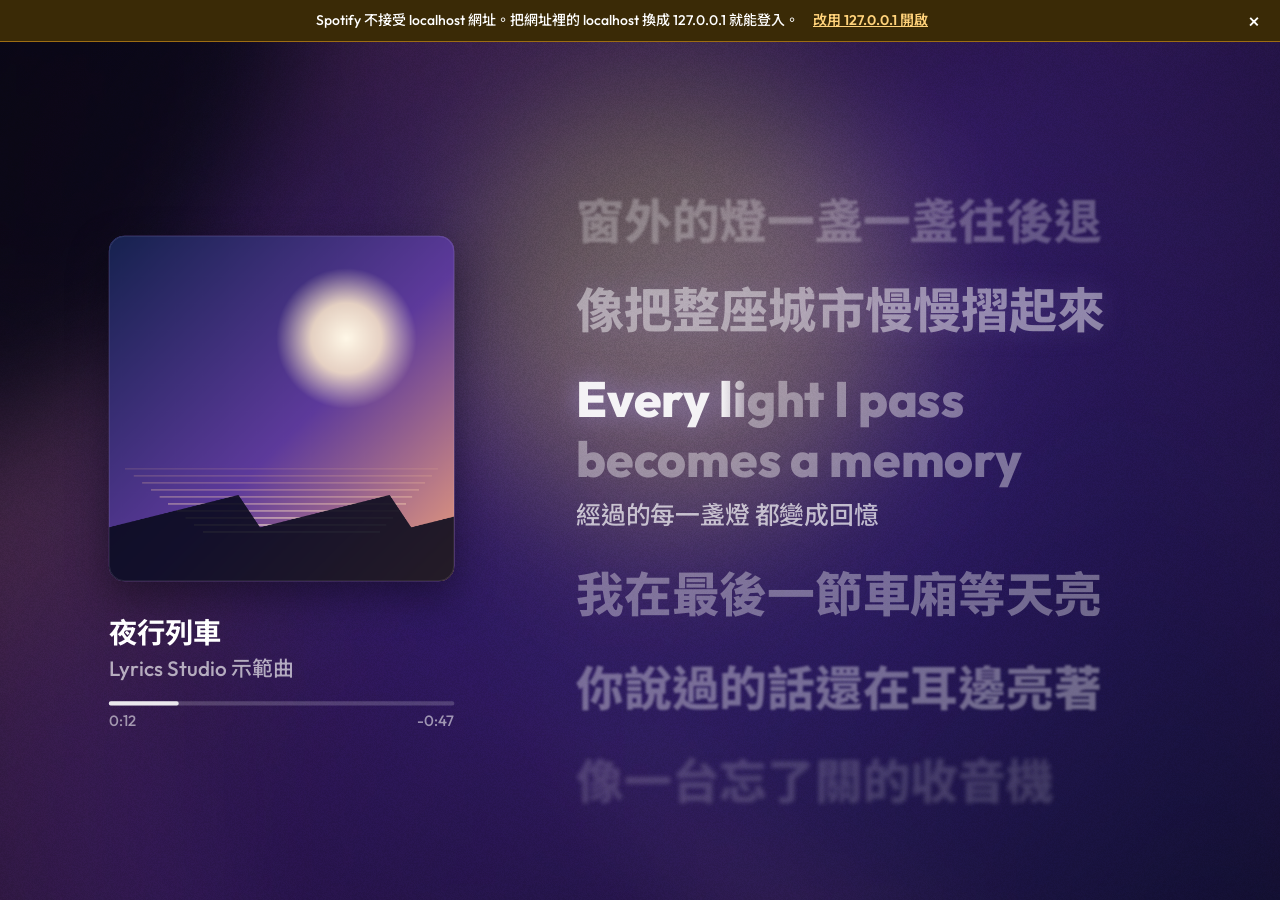
<file: index.html>
<!DOCTYPE html>
<html lang="zh-Hant">
<head>
<meta charset="utf-8">
<meta name="viewport" content="width=device-width, initial-scale=1">
<title>Lyrics Studio</title>
<link rel="preconnect" href="https://fonts.googleapis.com">
<link rel="preconnect" href="https://fonts.gstatic.com" crossorigin>
<link rel="stylesheet" href="https://fonts.googleapis.com/css2?family=Fraunces:opsz,wght@9..144,500..800&family=Noto+Sans+SC:wght@400..900&family=Noto+Sans+TC:wght@400..900&family=Noto+Serif+TC:wght@500..900&family=Outfit:wght@400..800&display=swap">
<style>
:root {
  --accent: 196 176 255;
  --tint: 22 18 34;
  --ui: "Outfit", "Noto Sans TC", "Noto Sans SC", "Noto Sans CJK TC", "Microsoft JhengHei", "PingFang TC", system-ui, sans-serif;
  --e: cubic-bezier(.2, .8, .2, 1);
  color-scheme: dark;
}
* { box-sizing: border-box; }
html, body { margin: 0; height: 100%; background: #000; color: #fff; font-family: var(--ui); overflow: hidden; -webkit-font-smoothing: antialiased; }
button, input, select { font-family: inherit; }
[hidden] { display: none !important; }
.sr-only { position: absolute; width: 1px; height: 1px; padding: 0; margin: -1px; overflow: hidden; clip: rect(0 0 0 0); white-space: nowrap; border: 0; }
#stage { position: fixed; left: 50%; top: 50%; transform: translate(-50%, -50%); display: block; background: #000; touch-action: manipulation; }
#stage.seekable { cursor: pointer; }
body.idle #stage { cursor: none; }

/* interface floats above the canvas and is never recorded */
.ui { position: fixed; inset: 0; pointer-events: none; transition: opacity .6s var(--e); z-index: 2; }
body.idle .ui, body.hideui .ui { opacity: 0; }
body.idle .ui * { pointer-events: none !important; }
body.idle { cursor: none; }
.topbar { position: absolute; top: 20px; left: 20px; right: 20px; display: flex; justify-content: space-between; align-items: center; gap: 12px; }
.glass { background: rgb(var(--tint) / .52); backdrop-filter: blur(20px) saturate(1.4); -webkit-backdrop-filter: blur(20px) saturate(1.4); border: 1px solid rgb(255 255 255 / .09); }
.seg { pointer-events: auto; display: flex; padding: 4px; border-radius: 999px; }
.seg button { appearance: none; border: 0; background: transparent; color: rgb(255 255 255 / .68); font: 500 14px/1 var(--ui); padding: 10px 16px; border-radius: 999px; cursor: pointer; transition: background .2s, color .2s; }
.seg button:hover { color: #fff; }
.seg button[aria-pressed="true"] { background: rgb(255 255 255 / .15); color: #fff; }
.status { pointer-events: auto; font: 500 13px/1 var(--ui); color: rgb(255 255 255 / .78); padding: 11px 14px; border-radius: 999px; white-space: nowrap; }
.status::before { content: ""; display: inline-block; width: 7px; height: 7px; border-radius: 50%; background: rgb(var(--accent)); margin-right: 8px; vertical-align: 1px; }

.dock { position: absolute; left: 50%; bottom: 22px; transform: translateX(-50%); pointer-events: auto; display: flex; align-items: center; gap: 2px; padding: 6px; border-radius: 999px; box-shadow: 0 18px 50px rgb(0 0 0 / .35); }
.ib { appearance: none; border: 0; background: transparent; color: #fff; height: 40px; min-width: 40px; padding: 0 10px; border-radius: 999px; display: inline-grid; place-items: center; cursor: pointer; font: 500 14px/1 var(--ui); transition: background .18s; }
.ib:hover, .ib[aria-expanded="true"] { background: rgb(255 255 255 / .1); }
.ib:disabled { opacity: .4; cursor: not-allowed; }
.ib svg, .vol svg { width: 20px; height: 20px; stroke: currentColor; fill: none; stroke-width: 1.8; stroke-linecap: round; stroke-linejoin: round; }
.ib.txt { min-width: 58px; }
.ib.sm { min-width: 32px; padding: 0 6px; font-size: 18px; }
.offset { display: flex; align-items: center; }
.offset output { min-width: 48px; text-align: center; font: 500 13px/1 var(--ui); font-variant-numeric: tabular-nums; color: rgb(255 255 255 / .8); }
.sep { width: 1px; height: 22px; background: rgb(255 255 255 / .12); margin: 0 6px; }
.rec-btn { appearance: none; border: 0; display: flex; align-items: center; gap: 8px; height: 40px; white-space: nowrap; flex: none; padding: 0 16px 0 12px; border-radius: 999px; background: rgb(255 255 255 / .1); color: #fff; font: 600 14px/1 var(--ui); cursor: pointer; transition: background .18s; }
.rec-btn:hover { background: rgb(255 255 255 / .17); }
.rec-btn .dot { width: 12px; height: 12px; border-radius: 50%; background: #ff4d5e; box-shadow: 0 0 0 3px rgb(255 77 94 / .25); }
body.recording .rec-btn { background: rgb(255 77 94 / .22); }

/* seek bar: YouTube and demo only */
.scrub { position: absolute; left: 50%; bottom: 86px; transform: translateX(-50%); width: min(620px, calc(100vw - 32px)); pointer-events: auto; display: flex; align-items: center; gap: 12px; padding: 8px 14px; border-radius: 999px; }
.scrub .t { font: 500 12px/1 var(--ui); font-variant-numeric: tabular-nums; color: rgb(255 255 255 / .72); min-width: 34px; text-align: center; }
.scrub #seek { flex: 1; }
.vol { display: flex; align-items: center; gap: 6px; color: rgb(255 255 255 / .72); padding-left: 8px; border-left: 1px solid rgb(255 255 255 / .12); }
.vol input { width: 84px; }
input[type=range] { accent-color: rgb(var(--accent)); height: 18px; cursor: pointer; }

/* style and size menus */
.menu { position: absolute; pointer-events: auto; display: grid; gap: 2px; padding: 6px; border-radius: 18px; min-width: 260px; box-shadow: 0 18px 50px rgb(0 0 0 / .45); z-index: 3; animation: rise .18s var(--e); }
.menu button { appearance: none; border: 0; background: transparent; color: #fff; display: flex; align-items: center; gap: 12px; text-align: left; padding: 10px 12px; border-radius: 12px; cursor: pointer; font: inherit; }
.menu button:hover, .menu button:focus-visible { background: rgb(255 255 255 / .1); outline: none; }
.menu button[aria-checked="true"] { background: rgb(var(--accent) / .16); }
.menu button::after { content: ""; margin-left: auto; flex: none; width: 8px; height: 8px; border-radius: 50%; }
.menu button[aria-checked="true"]::after { background: rgb(var(--accent)); box-shadow: 0 0 0 3px rgb(var(--accent) / .25); }
.menu .mi { display: grid; gap: 4px; }
.menu .ml { font: 600 15px/1.2 var(--ui); }
.menu .md { font: 400 12px/1.3 var(--ui); color: rgb(255 255 255 / .62); }
.ratio { flex: none; display: inline-block; border: 1.6px solid rgb(255 255 255 / .7); border-radius: 3px; }
.ratio.r-fit { width: 26px; height: 18px; border-style: dashed; }
.ratio.r-16x9 { width: 28px; height: 16px; }
.ratio.r-9x16 { width: 12px; height: 21px; margin: 0 8px; }
.ratio.r-1x1 { width: 19px; height: 19px; margin: 0 4px; }

[data-tip] { position: relative; }
[data-tip]:hover::after, [data-tip]:focus-visible::after { content: attr(data-tip); position: absolute; bottom: calc(100% + 12px); left: 50%; transform: translateX(-50%); white-space: nowrap; font: 500 12px/1 var(--ui); padding: 8px 10px; border-radius: 8px; background: rgb(0 0 0 / .78); color: #fff; pointer-events: none; }
[data-tip][aria-expanded="true"]::after { display: none; }
:focus-visible { outline: 2px solid rgb(var(--accent)); outline-offset: 2px; }

.recbar { position: fixed; top: 20px; left: 50%; transform: translateX(-50%); display: flex; align-items: center; gap: 10px; padding: 6px 6px 6px 14px; border-radius: 999px; background: rgb(28 4 8 / .62); backdrop-filter: blur(16px); -webkit-backdrop-filter: blur(16px); border: 1px solid rgb(255 77 94 / .38); font: 600 14px/1 var(--ui); font-variant-numeric: tabular-nums; z-index: 6; transition: opacity .6s var(--e); }
.recbar .dot { width: 10px; height: 10px; border-radius: 50%; background: #ff4d5e; animation: blink 1.2s infinite; }
body.rec-paused .recbar .dot { animation: none; background: #ffb020; }
.recbar .bytes { font-weight: 500; color: rgb(255 255 255 / .6); }
.recbar button { appearance: none; border: 0; border-radius: 999px; padding: 9px 13px; background: #ff4d5e; color: #fff; font: 600 13px/1 var(--ui); cursor: pointer; }
.recbar button.soft { background: rgb(255 255 255 / .14); }
body.idle .recbar { opacity: .5; }
@keyframes blink { 50% { opacity: .25; } }

.countdown { position: fixed; inset: 0; z-index: 25; display: grid; place-content: center; justify-items: center; gap: 10px; background: rgb(var(--tint, 10 10 18) / .62); -webkit-backdrop-filter: blur(18px) saturate(.8); backdrop-filter: blur(18px) saturate(.8); text-align: center; }
.cd-num { font: 800 min(32vh, 220px)/1 var(--ui); font-variant-numeric: tabular-nums; text-shadow: 0 10px 60px rgb(0 0 0 / .5); }
.cd-num.pop { animation: pop .9s var(--e); }
.countdown p { margin: 0; font: 500 16px/1.4 var(--ui); color: rgb(255 255 255 / .8); }
.countdown button { appearance: none; border: 0; margin-top: 8px; padding: 10px 18px; border-radius: 999px; background: rgb(255 255 255 / .14); color: #fff; font: 600 14px/1 var(--ui); cursor: pointer; }
@keyframes pop { from { transform: scale(1.35); opacity: 0; } 30% { opacity: 1; } to { transform: scale(1); opacity: 1; } }

.envbar { position: fixed; top: 0; left: 0; right: 0; z-index: 8; display: flex; align-items: center; justify-content: center; gap: 14px; flex-wrap: wrap; padding: 10px 52px 10px 16px; background: #3a2a06; border-bottom: 1px solid rgb(255 176 32 / .5); font: 500 14px/1.5 var(--ui); text-align: center; }
.envbar a { color: #ffd27a; font-weight: 600; }
.envbar button { position: absolute; right: 10px; top: 50%; transform: translateY(-50%); appearance: none; border: 0; background: transparent; color: #fff; font-size: 22px; line-height: 1; cursor: pointer; padding: 6px 10px; border-radius: 8px; }
.envbar:not([hidden]) ~ .ui .topbar { top: 64px; }

.ytcard { position: fixed; right: 20px; top: 76px; width: 356px; border-radius: 14px; overflow: hidden; background: #000; border: 1px solid rgb(255 255 255 / .12); box-shadow: 0 18px 50px rgb(0 0 0 / .45); z-index: 4; }
.ythead { display: flex; align-items: center; gap: 8px; padding: 9px 12px; font: 500 12px/1 var(--ui); color: rgb(255 255 255 / .7); background: rgb(var(--tint) / .92); cursor: grab; user-select: none; touch-action: none; }
.ythead::before { content: ""; width: 18px; height: 6px; border-top: 2px solid rgb(255 255 255 / .35); border-bottom: 2px solid rgb(255 255 255 / .35); }
#ytplayer, .ytcard iframe { display: block; width: 356px; height: 200px; border: 0; }

.toast { position: fixed; top: 74px; left: 50%; transform: translate(-50%, -8px); opacity: 0; pointer-events: none; max-width: min(640px, 90vw); display: flex; align-items: flex-start; gap: 6px; padding: 12px 8px 12px 16px; border-radius: 14px; font: 500 14px/1.55 var(--ui); transition: opacity .25s, transform .25s var(--e); z-index: 30; }
.toast.show { opacity: 1; transform: translate(-50%, 0); pointer-events: auto; }
.toast.sticky { border-color: rgb(255 176 32 / .55); }
.toast .msg { flex: 1; text-align: left; }
.toast .x { appearance: none; border: 0; background: transparent; color: rgb(255 255 255 / .7); font-size: 18px; line-height: 1; padding: 2px 8px; border-radius: 8px; cursor: pointer; }
.toast .x:hover { color: #fff; background: rgb(255 255 255 / .1); }

dialog.sheet { border: 0; padding: 0; background: transparent; color: #fff; width: min(560px, 92vw); max-width: none; max-height: 90vh; overflow: visible; }
dialog.sheet.wide { width: min(720px, 94vw); }
dialog.sheet::backdrop { background: rgb(0 0 0 / .42); backdrop-filter: blur(4px); -webkit-backdrop-filter: blur(4px); }
dialog.sheet[open] { animation: rise .28s var(--e); }
@keyframes rise { from { opacity: 0; transform: translateY(10px) scale(.985); } }
.sheet-in { background: rgb(var(--tint) / .84); backdrop-filter: blur(30px) saturate(1.3); -webkit-backdrop-filter: blur(30px) saturate(1.3); border: 1px solid rgb(255 255 255 / .1); border-radius: 22px; padding: 26px 26px 20px; box-shadow: 0 30px 80px rgb(0 0 0 / .5); font: 400 15px/1.6 var(--ui); max-height: 90vh; overflow: auto; }
.sheet h2 { margin: 0 0 6px; font: 700 22px/1.3 var(--ui); }
.lead { margin: 0 0 16px; color: rgb(255 255 255 / .72); }
.hint { margin: 10px 0 0; font-size: 13px; line-height: 1.6; color: rgb(255 255 255 / .6); }
.warn { margin: 0 0 14px; padding: 10px 12px; border-radius: 12px; background: rgb(255 170 60 / .14); border: 1px solid rgb(255 170 60 / .38); font-size: 14px; }
.steps { margin: 0 0 8px; padding-left: 22px; color: rgb(255 255 255 / .86); }
.steps li { margin: 8px 0; }
.steps a { color: rgb(var(--accent)); }
.copy { display: flex; align-items: center; gap: 8px; margin-top: 6px; flex-wrap: wrap; }
code { font: 500 13px/1 ui-monospace, Consolas, monospace; padding: 8px 10px; border-radius: 8px; background: rgb(0 0 0 / .38); user-select: all; }
.field { display: grid; gap: 6px; margin: 14px 0 0; }
.field > span { font-size: 13px; color: rgb(255 255 255 / .66); }
.field input:not([type=range]), .field select, .searchbar input { appearance: none; width: 100%; height: 44px; padding: 0 14px; border-radius: 12px; border: 1px solid rgb(255 255 255 / .14); background: rgb(0 0 0 / .28); color: #fff; font: 500 15px/1 var(--ui); }
.field input:focus, .field select:focus, .searchbar input:focus { outline: none; border-color: rgb(var(--accent)); }
select option { background: #1b1b22; }
.row { display: flex; gap: 10px; margin-top: 22px; align-items: center; flex-wrap: wrap; }
.row.end { justify-content: flex-end; }
.row.between { justify-content: space-between; }
.row .left { display: flex; gap: 8px; flex-wrap: wrap; }
button.primary, button.ghost, button.mini { appearance: none; border: 0; height: 42px; padding: 0 18px; border-radius: 999px; font: 600 14px/1 var(--ui); cursor: pointer; transition: background .18s; white-space: nowrap; }
button.mini { height: 32px; padding: 0 12px; font-size: 13px; }
button.primary { background: #fff; color: #121218; }
button.primary:hover { background: rgb(255 255 255 / .86); }
button.ghost, button.mini { background: rgb(255 255 255 / .09); color: #fff; }
button.ghost:hover, button.mini:hover { background: rgb(255 255 255 / .15); }
.choices { border: 0; margin: 4px 0 0; padding: 0; display: grid; gap: 8px; }
.choices legend { font-size: 13px; color: rgb(255 255 255 / .66); margin-bottom: 8px; padding: 0; }
.choices label { display: flex; align-items: center; gap: 10px; padding: 11px 12px; border-radius: 12px; background: rgb(255 255 255 / .05); border: 1px solid transparent; cursor: pointer; }
.choices label:has(input:checked) { border-color: rgb(var(--accent) / .7); background: rgb(var(--accent) / .12); }
input[type=radio], input[type=checkbox] { accent-color: rgb(var(--accent)); width: 16px; height: 16px; margin: 0; }
.check { display: flex; align-items: center; gap: 10px; margin: 14px 0 0; cursor: pointer; }
.grid2 { display: grid; grid-template-columns: 1fr 1fr; gap: 12px; }
.grid3 { display: grid; grid-template-columns: 1fr 1fr 1fr; gap: 12px; }
.rangehead { display: flex; justify-content: space-between; }
.searchbar { display: flex; gap: 10px; margin: 12px 0; }
.searchbar button { flex: none; }
.results { list-style: none; margin: 0; padding: 0; max-height: 46vh; overflow: auto; display: grid; gap: 6px; }
.results .msg, .pv-lines .msg { padding: 14px 4px; color: rgb(255 255 255 / .6); list-style: none; }
.res { appearance: none; width: 100%; display: grid; grid-template-columns: 1fr auto auto; align-items: center; gap: 14px; text-align: left; padding: 12px 14px; border-radius: 14px; border: 1px solid rgb(255 255 255 / .07); background: rgb(255 255 255 / .04); color: #fff; cursor: pointer; font: inherit; }
.res:hover { background: rgb(255 255 255 / .09); }
.r-main { display: grid; gap: 3px; min-width: 0; }
.r-title { font-weight: 600; white-space: nowrap; overflow: hidden; text-overflow: ellipsis; }
.r-sub { font-size: 13px; color: rgb(255 255 255 / .62); white-space: nowrap; overflow: hidden; text-overflow: ellipsis; }
.r-sub .alb { color: rgb(255 255 255 / .42); margin-left: 12px; }
.r-dur { font-variant-numeric: tabular-nums; color: rgb(255 255 255 / .7); font-size: 14px; }
.r-dur.off { color: #ffb4a2; }
.badge { font-size: 12px; padding: 5px 10px; border-radius: 999px; background: rgb(255 255 255 / .08); color: rgb(255 255 255 / .62); white-space: nowrap; }
.badge.on { background: rgb(var(--accent) / .2); color: rgb(var(--accent)); }
.preview { border: 1px solid rgb(255 255 255 / .08); border-radius: 16px; padding: 16px 18px 4px; background: rgb(0 0 0 / .18); }
.pv-head { display: flex; justify-content: space-between; align-items: flex-start; gap: 12px; }
.pv-head h3 { margin: 0; font: 700 17px/1.3 var(--ui); }
.pv-head p { margin: 4px 0 0; font-size: 13px; color: rgb(255 255 255 / .6); }
.pv-lines { list-style: none; margin: 14px 0 0; padding: 0; display: grid; gap: 6px; max-height: 30vh; overflow: auto; font: 500 16px/1.5 var(--ui); color: rgb(255 255 255 / .86); }
.preview .row { margin-top: 14px; padding-bottom: 12px; }
.keys h3 { margin: 22px 0 8px; font: 600 14px/1 var(--ui); color: rgb(255 255 255 / .66); }
.keys dl { display: grid; grid-template-columns: auto 1fr; gap: 8px 16px; margin: 0; font-size: 14px; align-items: center; }
.keys dd { margin: 0; color: rgb(255 255 255 / .7); }
kbd { display: inline-block; min-width: 24px; text-align: center; font: 600 12px/1 var(--ui); padding: 5px 7px; border-radius: 6px; background: rgb(255 255 255 / .12); border-bottom: 2px solid rgb(255 255 255 / .2); margin-right: 2px; }
.drop { position: fixed; inset: 0; display: grid; place-items: center; background: rgb(0 0 0 / .55); font: 600 22px/1 var(--ui); opacity: 0; pointer-events: none; transition: opacity .2s; z-index: 40; }
body.dragging .drop { opacity: 1; }

@media (prefers-reduced-motion: reduce) {
  .ui, .toast, .recbar { transition: none; }
  .recbar .dot { animation: none; }
  dialog.sheet[open], .menu, .cd-num.pop { animation: none; }
}
@media (max-width: 720px) {
  .dock { gap: 0; padding: 4px; bottom: 12px; }
  .ib { min-width: 34px; padding: 0 6px; }
  .ib.txt { min-width: 44px; }
  .sep { margin: 0 2px; }
  .rec-btn { padding: 0 12px 0 10px; }
  .scrub { bottom: 70px; }
  .vol input { width: 60px; }
  .seg button { padding: 9px 11px; }
  .status { display: none; }
  .ytcard { width: 200px; right: 10px; top: 64px; } /* YouTube's smallest allowed player: 200 × 200 */
  #ytplayer, .ytcard iframe { width: 200px; height: 200px; }
  .grid2, .grid3 { grid-template-columns: 1fr; }
}
/* ---------- playlist controls in the seek bar ---------- */
.scrub .ib.sm { height: 32px; min-width: 32px; padding: 0 5px; }
.scrub .ib.sm svg { width: 18px; height: 18px; }
.scrub #btnPrev + #btnNext { margin-left: -10px; }
.scrub #btnQueue { margin-left: -4px; }
.ib.on { color: rgb(var(--accent)); background: rgb(var(--accent) / .16); }
.ib.on:hover { background: rgb(var(--accent) / .24); }

/* ---------- YouTube link box ---------- */
.field textarea { appearance: none; width: 100%; min-height: 48px; max-height: 40vh; padding: 12px 14px; border-radius: 12px; border: 1px solid rgb(255 255 255 / .14); background: rgb(0 0 0 / .28); color: #fff; font: 500 15px/1.45 var(--ui); resize: vertical; }
.field textarea:focus { outline: none; border-color: rgb(var(--accent)); }

/* ---------- playlist ---------- */
.qhead { display: flex; align-items: center; gap: 12px; }
.qhead h2 { margin: 0; }
.queue { list-style: none; margin: 14px -8px 0; padding: 0; max-height: min(52vh, 460px); overflow: auto; display: grid; gap: 2px; }
.queue li { display: flex; align-items: center; gap: 2px; border-radius: 12px; }
.queue li[aria-current] { background: rgb(var(--accent) / .14); }
.qitem { appearance: none; border: 0; background: transparent; color: #fff; flex: 1; min-width: 0; display: flex; align-items: center; gap: 12px; padding: 7px 8px; border-radius: 12px; text-align: left; cursor: pointer; font: inherit; }
.qitem:hover { background: rgb(255 255 255 / .06); }
.qn { width: 2em; flex: none; text-align: right; color: rgb(255 255 255 / .5); font: 500 13px/1 var(--ui); font-variant-numeric: tabular-nums; }
.queue li[aria-current] .qn { color: rgb(var(--accent)); }
.qitem img { width: 64px; height: 36px; object-fit: cover; border-radius: 6px; flex: none; background: rgb(255 255 255 / .06); }
.qm { min-width: 0; display: grid; gap: 2px; }
.qm b { font: 600 14px/1.3 var(--ui); white-space: nowrap; overflow: hidden; text-overflow: ellipsis; }
.qm small { font-size: 12px; line-height: 1.3; color: rgb(255 255 255 / .55); white-space: nowrap; overflow: hidden; text-overflow: ellipsis; }
.qx { appearance: none; border: 0; background: transparent; color: rgb(255 255 255 / .5); width: 36px; height: 36px; border-radius: 50%; font: 400 20px/1 var(--ui); cursor: pointer; flex: none; }
.qx:hover { background: rgb(255 255 255 / .08); color: #fff; }
.qx:disabled { visibility: hidden; }
button.ghost[aria-pressed="true"] { background: rgb(var(--accent) / .22); color: rgb(var(--accent)); }

/* ---------- record dialog: clip and saving ---------- */
.choices.two { grid-template-columns: 1fr 1fr; }
.choices.two legend { grid-column: 1 / -1; }
.choices label:has(input:disabled) { opacity: .45; cursor: not-allowed; }
.clipbox { margin-top: 10px; padding: 2px 14px 14px; border-radius: 14px; background: rgb(255 255 255 / .045); }
.dirpick { width: 100%; height: 44px; display: flex; align-items: center; justify-content: space-between; gap: 8px; border-radius: 12px; padding: 0 14px; }
.dirpick span { overflow: hidden; text-overflow: ellipsis; }
.dirpick small { color: rgb(255 255 255 / .6); font-weight: 500; font-size: 12px; }
.recbar .wait { font-weight: 500; color: rgb(255 255 255 / .85); }
body.rec-wait .recbar { border-color: rgb(255 176 32 / .45); background: rgb(30 20 4 / .66); }
body.rec-wait .recbar .dot { animation: none; background: #ffb020; }
body.rec-wait #recPause, body.rec-wait #recBytes { display: none; }

/* ---------- karaoke ---------- */
.microw { display: flex; align-items: center; gap: 14px; margin: 6px 0 2px; }
.meter { flex: 1; height: 8px; border-radius: 999px; background: rgb(255 255 255 / .1); overflow: hidden; }
.meter i { display: block; height: 100%; background: linear-gradient(90deg, rgb(var(--accent)), #ff6b6b); transform: scaleX(0); transform-origin: left; transition: transform .08s linear; }
.check:has(input:disabled) { opacity: .5; cursor: default; }

/* ---------- floating karaoke panel ---------- */
.kpanel { position: fixed; left: 50%; bottom: 142px; transform: translateX(-50%); width: min(452px, calc(100vw - 24px)); padding: 12px 16px 16px; border-radius: 20px; z-index: 6; display: grid; gap: 12px; pointer-events: auto; box-shadow: 0 18px 50px rgb(0 0 0 / .45); animation: kin .18s var(--e); }
@keyframes kin { from { opacity: 0; transform: translate(-50%, 10px) scale(.985); } }
.kpanel .check { margin: 0; font-size: 14px; }
.khead { display: flex; align-items: center; justify-content: space-between; margin-bottom: -4px; }
.khead h2 { margin: 0; font: 700 16px/1.2 var(--ui); }
.kmic { appearance: none; border: 0; display: inline-flex; align-items: center; gap: 8px; height: 40px; padding: 0 16px 0 12px; border-radius: 999px; background: rgb(255 255 255 / .1); color: #fff; font: 600 14px/1 var(--ui); cursor: pointer; flex: none; }
.kmic:hover { background: rgb(255 255 255 / .16); }
.kmic svg { width: 18px; height: 18px; fill: none; stroke: currentColor; stroke-width: 1.8; stroke-linecap: round; }
.kmic[aria-pressed="true"] { background: rgb(var(--accent)); color: #10101a; }
.kgrid { display: grid; grid-template-columns: repeat(3, minmax(0, 1fr)); gap: 14px; }
.kslide { display: grid; gap: 6px; font: 500 12px/1 var(--ui); color: rgb(255 255 255 / .68); }
.kslide input { width: 100%; }
.kstyles { display: flex; align-items: center; gap: 10px; flex-wrap: wrap; }
.klabel { font: 500 12px/1 var(--ui); color: rgb(255 255 255 / .68); }
.chips { display: flex; gap: 6px; }
.chip { appearance: none; border: 1px solid rgb(255 255 255 / .16); background: transparent; color: #fff; height: 32px; padding: 0 14px; border-radius: 999px; font: 600 13px/1 var(--ui); cursor: pointer; }
.chip:hover { background: rgb(255 255 255 / .07); }
.chip[aria-pressed="true"] { background: rgb(var(--accent) / .2); border-color: rgb(var(--accent) / .65); color: rgb(var(--accent)); }
.kpanel .check.inline { margin-left: auto; font-size: 13px; }
.kfoot { display: flex; align-items: center; gap: 12px; justify-content: space-between; }
.kfoot .hint { margin: 0; font-size: 12px; }
.kfoot .primary { flex: none; }
#btnKaraoke { position: relative; }
#btnKaraoke.on::after { content: ""; position: absolute; inset: 5px; border-radius: 50%; pointer-events: none; box-shadow: 0 0 0 calc(var(--lvl, 0) * 7px) rgb(var(--accent) / .32); transition: box-shadow .1s linear; }
@media (max-width: 520px) { .kpanel { bottom: 128px; } .kfoot .hint { display: none; } }

/* ---------- where short-video apps cover the picture (preview only) ---------- */
.safe { position: fixed; left: 50%; top: 50%; transform: translate(-50%, -50%); pointer-events: none; z-index: 1; }
.safe .sz { position: absolute; background: repeating-linear-gradient(135deg, rgb(255 255 255 / .07) 0 8px, transparent 8px 16px); outline: 1px dashed rgb(255 255 255 / .28); outline-offset: -1px; }
.safe .top { left: 0; right: 0; top: 0; height: 12%; }
.safe .right { right: 0; top: 42%; height: 34%; width: 14%; }
.safe .bottom { left: 0; right: 0; bottom: 0; height: 24%; display: grid; place-items: center; }
.safe .bottom span { font: 500 12px/1.4 var(--ui); color: rgb(255 255 255 / .72); background: rgb(0 0 0 / .45); padding: 5px 11px; border-radius: 999px; max-width: 86%; text-align: center; }
body.idle .safe { opacity: .55; }

/* small phones: after the 720px rules so these win */
@media (max-width: 420px) {
  .ib { min-width: 30px; padding: 0 4px; }
  .ib.txt { min-width: 38px; }
  .rec-btn { gap: 6px; padding: 0 10px 0 8px; }
}
@media (max-width: 370px) {
  .dock .sep { display: none; }
}
@media (max-width: 420px) {
  #btnFull { display: none; } /* phones: the browser's own full screen is better, and the dock needs the room */
}

</style>
</head>
<body>
<canvas id="stage" width="1920" height="1080" role="img" aria-label="歌詞畫面"></canvas>
<p class="sr-only" id="srLyric" aria-live="polite" aria-atomic="true"></p>

<div class="envbar" id="envBar" role="alert" hidden>
  <span id="envMsg"></span>
  <a id="envLink" href="#">開啟線上版</a>
  <button type="button" id="envClose" aria-label="關閉提示">×</button>
</div>

<div class="ui" id="ui">
  <header class="topbar">
    <div class="seg glass" role="group" aria-label="音樂來源">
      <button type="button" data-src="spotify" aria-pressed="false">Spotify</button>
      <button type="button" data-src="youtube" aria-pressed="false">YouTube</button>
      <button type="button" data-src="demo" aria-pressed="false">示範</button>
    </div>
    <div class="status glass" id="status" aria-live="polite"></div>
  </header>

  <div class="scrub glass" id="scrub" hidden>
    <button type="button" class="ib sm" id="btnPrev" data-tip="上一首（Shift+P）" aria-label="上一首" hidden>
      <svg viewBox="0 0 24 24" aria-hidden="true"><path d="M6.5 5.5v13"/><path d="M18 6.2 9.5 12l8.5 5.8z"/></svg>
    </button>
    <button type="button" class="ib sm" id="btnNext" data-tip="下一首（N）" aria-label="下一首" hidden>
      <svg viewBox="0 0 24 24" aria-hidden="true"><path d="M17.5 5.5v13"/><path d="M6 6.2 14.5 12 6 17.8z"/></svg>
    </button>
    <span class="t" id="tCur">0:00</span>
    <input type="range" id="seek" min="0" max="1000" step="1" value="0" aria-label="播放進度">
    <span class="t" id="tDur">0:00</span>
    <label class="vol" id="volWrap" hidden>
      <svg viewBox="0 0 24 24" aria-hidden="true"><path d="M4 9.5h3.5L12 5.5v13l-4.5-4H4z"/><path d="M15.5 9a4 4 0 0 1 0 6M18 6.5a7.5 7.5 0 0 1 0 11"/></svg>
      <input type="range" id="vol" min="0" max="100" step="1" value="100" aria-label="音量">
    </label>
    <button type="button" class="ib sm" id="btnQueue" data-tip="播放清單（Q）" aria-label="播放清單" hidden>
      <svg viewBox="0 0 24 24" aria-hidden="true"><path d="M4 6.5h12M4 12h12M4 17.5h7"/><path d="M15.5 15v5.5l4.5-2.75z"/></svg>
    </button>
  </div>

  <section class="kpanel glass" id="kPanel" role="dialog" aria-labelledby="kTitle" hidden>
    <div class="khead">
      <h2 id="kTitle">卡拉 OK</h2>
      <button type="button" class="ib sm" id="kClose" aria-label="關閉卡拉 OK 面板"><svg viewBox="0 0 24 24" aria-hidden="true"><path d="M6.5 6.5l11 11M17.5 6.5l-11 11"/></svg></button>
    </div>
    <div class="microw">
      <button type="button" class="kmic" id="kOn" aria-pressed="false"><svg viewBox="0 0 24 24" aria-hidden="true"><rect x="9" y="3" width="6" height="11" rx="3"/><path d="M5.5 11a6.5 6.5 0 0 0 13 0M12 17.5V21"/></svg><span>打開麥克風</span></button>
      <div class="meter" aria-hidden="true"><i id="kLevel"></i></div>
    </div>
    <label class="check"><input type="checkbox" id="kMon" disabled> 從耳機聽自己的聲音（請戴有線耳機）</label>
    <div class="kgrid">
      <label class="kslide"><span>人聲</span><input type="range" id="kVol" min="0" max="2" step="0.05" value="1"></label>
      <label class="kslide"><span>回音</span><input type="range" id="kEcho" min="0" max="1" step="0.05" value="0.3"></label>
      <label class="kslide"><span>殘響</span><input type="range" id="kRev" min="0" max="1" step="0.05" value="0.35"></label>
    </div>
    <div class="kstyles">
      <span class="klabel">唱歌畫面</span>
      <div class="chips" role="group" aria-label="唱歌畫面">
        <button type="button" class="chip" id="kStage" aria-pressed="false" data-tip="大字靠左，看得到上一句和接下來兩句">舞台</button>
        <button type="button" class="chip" id="kSpot" aria-pressed="false" data-tip="一行大字置中，適合直式短片">聚光</button>
      </div>
      <label class="check inline"><input type="checkbox" id="kVoice"> 聲音波形</label>
    </div>
    <div class="kfoot">
      <p class="hint">用伴奏版唱最好。人聲和波形都會錄進影片。</p>
      <button type="button" class="primary" id="kRec">錄下我唱的</button>
    </div>
  </section>
  <nav class="dock glass" aria-label="控制列">
    <button type="button" class="ib" id="btnSearch" data-tip="搜尋歌詞（L）" aria-label="搜尋歌詞">
      <svg viewBox="0 0 24 24" aria-hidden="true"><circle cx="11" cy="11" r="6.5"/><path d="M20 20l-4.2-4.2"/></svg>
    </button>
    <div class="offset" data-tip="歌詞太早或太晚時調整（[ ]）">
      <button type="button" class="ib sm" id="offMinus" aria-label="歌詞提早 0.1 秒">−</button>
      <output id="offVal" aria-label="歌詞偏移">0.0s</output>
      <button type="button" class="ib sm" id="offPlus" aria-label="歌詞延後 0.1 秒">+</button>
    </div>
    <span class="sep"></span>
    <button type="button" class="ib txt" id="btnTheme" data-tip="風格（T）" aria-haspopup="menu" aria-expanded="false">流光</button>
    <button type="button" class="ib txt" id="btnLayout" data-tip="畫面比例（V）" aria-haspopup="menu" aria-expanded="false">填滿</button>
    <button type="button" class="ib" id="btnKaraoke" data-tip="卡拉 OK（K）" aria-label="卡拉 OK" aria-pressed="false">
      <svg viewBox="0 0 24 24" aria-hidden="true"><rect x="9" y="3" width="6" height="11" rx="3"/><path d="M5.5 11a6.5 6.5 0 0 0 13 0M12 17.5V21"/></svg>
    </button>
    <button type="button" class="ib" id="btnSettings" data-tip="設定" aria-label="設定">
      <svg viewBox="0 0 24 24" aria-hidden="true"><path d="M4 7h9M17 7h3M4 17h3M11 17h9"/><circle cx="15" cy="7" r="2"/><circle cx="9" cy="17" r="2"/></svg>
    </button>
    <button type="button" class="ib" id="btnFull" data-tip="全螢幕（F）" aria-label="全螢幕">
      <svg viewBox="0 0 24 24" aria-hidden="true"><path d="M4 9V4h5M20 9V4h-5M4 15v5h5M20 15v5h-5"/></svg>
    </button>
    <span class="sep"></span>
    <button type="button" class="rec-btn" id="btnRec" data-tip="錄影（R）"><span class="dot"></span><span class="lbl">錄影</span></button>
  </nav>
</div>

<div class="recbar" id="recbar" hidden>
  <span class="dot"></span><span id="recTime">0:00</span><span class="bytes" id="recBytes">0.0 MB</span><span class="wait" id="recWait" hidden></span>
  <button type="button" class="soft" id="recPause">暫停</button>
  <button type="button" id="recStop">停止錄影</button>
</div>
<div class="countdown" id="countdown" hidden>
  <div class="cd-num" id="cdNum" aria-live="assertive">3</div>
  <p>準備開始錄影</p>
  <button type="button" id="cdCancel">取消</button>
</div>
<div class="safe" id="safe" hidden aria-hidden="true"><div class="sz top"></div><div class="sz right"></div><div class="sz bottom"><span>短影音 App 的按鈕和說明會蓋住這裡（只是提示，不會錄進去）</span></div></div>
<div class="ytcard" id="ytcard" hidden><div class="ythead">YouTube 播放器（可拖曳）</div><div id="ytplayer"></div></div>
<div class="toast glass" id="toast" role="status" aria-live="polite"><span class="msg"></span><button type="button" class="x" aria-label="關閉訊息">×</button></div>
<div class="drop" aria-hidden="true">放開來匯入 LRC 歌詞</div>

<dialog class="sheet" id="dlgSpotify" aria-labelledby="spTitle">
  <div class="sheet-in">
    <h2 id="spTitle">連接 Spotify</h2>
    <p class="lead">讀取你正在播放的歌和進度，任何裝置上播都可以。Spotify 規定開發模式的 App 擁有者要有 Premium。這個程式只要求「讀取正在播放」的權限，不能控制你的播放。</p>
    <div class="warn" id="spWarn" hidden></div>
    <ol class="steps">
      <li>打開 <a href="https://developer.spotify.com/dashboard" target="_blank" rel="noopener">Spotify 開發者後台</a>，按 Create app，名稱和說明隨便填。</li>
      <li>Redirect URI 填這個，一個字都不能差：
        <span class="copy"><code id="spRedirect"></code><button type="button" class="mini" id="spCopy">複製</button></span></li>
      <li>API 勾選 Web API，儲存後到 Settings 複製 Client ID。</li>
    </ol>
    <label class="field"><span>Client ID</span><input id="spClient" autofocus autocomplete="off" spellcheck="false" placeholder="貼上 32 個字元的 Client ID"></label>
    <div class="row between">
      <div class="left"><button type="button" class="ghost" id="spLogout" hidden>中斷連線</button></div>
      <div class="left"><button type="button" class="ghost" data-close>取消</button><button type="button" class="primary" id="spConnect">連接 Spotify</button></div>
    </div>
  </div>
</dialog>

<dialog class="sheet" id="dlgYoutube" aria-labelledby="ytTitle">
  <form class="sheet-in" id="ytForm">
    <h2 id="ytTitle">播放 YouTube 的歌</h2>
    <p class="lead">YouTube Music 沒有開放讀取播放進度，所以歌會在這個程式裡播放，歌詞跟著它同步。不需要登入。</p>
    <label class="field"><span>歌曲或歌單連結</span><textarea id="ytUrl" rows="2" autofocus autocomplete="off" spellcheck="false" placeholder="https://music.youtube.com/watch?v=…"></textarea></label>
    <p class="hint">可以貼歌單或專輯的連結；一行貼一個連結，就是你自己的播放清單。用 YouTube Music 的歌曲連結最準，MV 常有前奏或劇情片段，歌詞可能要用偏移調整。伴奏版或 KTV 版會自動用原曲的歌詞。</p>
    <div class="row end"><button type="button" class="ghost" data-close>取消</button><button type="button" class="ghost" id="ytAdd" hidden>加到清單</button><button type="submit" class="primary">播放</button></div>
  </form>
</dialog>

<dialog class="sheet wide" id="dlgQueue" aria-labelledby="qTitle">
  <div class="sheet-in">
    <div class="qhead"><h2 id="qTitle">播放清單</h2><span class="badge" id="qCount"></span></div>
    <ol class="queue" id="qList"></ol>
    <p class="hint" id="qNote"></p>
    <div class="row between">
      <div class="left"><button type="button" class="ghost" id="qShuffle" aria-pressed="false">隨機播放</button><button type="button" class="ghost" id="qLoop" aria-pressed="false">播完從頭再來</button></div>
      <div class="left"><button type="button" class="ghost" id="qAdd">加歌</button><button type="button" class="primary" data-close>完成</button></div>
    </div>
  </div>
</dialog>

<dialog class="sheet wide" id="dlgSearch" aria-labelledby="sTitle">
  <form class="sheet-in" id="searchForm">
    <h2 id="sTitle">搜尋歌詞</h2>
    <div class="searchbar"><input id="q" autofocus autocomplete="off" spellcheck="false" placeholder="歌名，或歌名加歌手"><button type="submit" class="primary">搜尋</button></div>
    <div id="searchList">
      <ul class="results" id="results"></ul>
    </div>
    <div class="preview" id="preview" hidden>
      <div class="pv-head">
        <div><h3 id="pvTitle"></h3><p id="pvMeta"></p></div>
        <span class="badge on" id="pvKind"></span>
      </div>
      <ol class="pv-lines" id="pvLines"></ol>
      <div class="row end"><button type="button" class="ghost" id="pvBack">返回結果</button><button type="button" class="primary" id="pvApply">套用這份歌詞</button></div>
    </div>
    <div class="row between">
      <div class="left"><button type="button" class="ghost" id="btnImport">匯入 LRC 檔</button><button type="button" class="ghost" id="btnAuto">改回自動配對</button><button type="button" class="ghost" id="btnNone">這首不顯示歌詞</button></div>
      <button type="button" class="ghost" id="searchClose">關閉</button>
    </div>
  </form>
</dialog>

<dialog class="sheet" id="dlgRec" aria-labelledby="rTitle">
  <form class="sheet-in" id="recForm">
    <h2 id="rTitle">錄影</h2>
    <p class="lead">錄下來的是歌詞畫面本身，按鈕和視窗不會入鏡。這次輸出 <strong id="recSize">1920 × 1080</strong>。</p>
    <fieldset class="choices">
      <legend>聲音</legend>
      <label><input type="radio" name="aud" value="none"> 不錄聲音</label>
      <label><input type="radio" name="aud" value="system"> 電腦正在播的聲音</label>
      <label><input type="radio" name="aud" value="mic"> 麥克風（邊唱邊錄）</label>
      <label><input type="radio" name="aud" value="both"> 電腦聲音加麥克風</label>
    </fieldset>
    <p class="hint" id="recHint"></p>
    <fieldset class="choices two" id="recRange">
      <legend>範圍</legend>
      <label><input type="radio" name="range" value="all"> 從現在開始錄</label>
      <label><input type="radio" name="range" value="clip"> 只錄一段歌詞</label>
    </fieldset>
    <div class="clipbox" id="clipBox" hidden>
      <div class="grid2">
        <label class="field"><span>從這句</span><select id="clipFrom"></select></label>
        <label class="field"><span>錄到這句</span><select id="clipTo"></select></label>
      </div>
      <p class="hint" id="clipInfo"></p>
      <label class="check"><input type="checkbox" id="clipTall"> 換成直式 9:16（Reels、TikTok、Shorts）</label>
    </div>
    <div class="grid3">
      <label class="field"><span>流暢度</span><select id="recFps"><option value="30">30 fps</option><option value="60">60 fps</option></select></label>
      <label class="field"><span>畫質</span><select id="recQ"><option value="std">標準（8 Mbps）</option><option value="high">高（16 Mbps）</option></select></label>
      <label class="field"><span>檔案格式</span><select id="recFmt"><option value="auto">自動（優先 MP4）</option><option value="webm">WebM</option></select></label>
    </div>
    <div class="grid2" id="recFlow">
      <label class="field"><span>換歌時</span><select id="recOnChange"><option value="stop">停止錄影</option><option value="split">每首各存一個檔</option><option value="keep">繼續錄成同一個檔</option></select></label>
      <div class="field" id="recDirRow" hidden><span>存到</span><button type="button" class="ghost dirpick" id="recDirPick"><span id="recDirName">下載資料夾</span><small>換資料夾</small></button></div>
    </div>
    <label class="check" id="recCdRow"><input type="checkbox" id="recCd"> 開始前倒數 3 秒</label>
    <div class="row end"><button type="button" class="ghost" id="recCancel">取消</button><button type="submit" class="primary">開始錄影</button></div>
  </form>
</dialog>

<dialog class="sheet" id="dlgSettings" aria-labelledby="setTitle">
  <div class="sheet-in">
    <h2 id="setTitle">設定</h2>
    <label class="check"><input type="checkbox" id="setKaraoke"> 唱到哪裡亮到哪裡（卡拉OK 填色）</label>
    <label class="check"><input type="checkbox" id="setBlur"> 遠處的歌詞模糊</label>
    <label class="check"><input type="checkbox" id="setInfo"> 顯示封面和歌名</label>
    <label class="check"><input type="checkbox" id="setCredit"> 電影風格：開頭顯示歌名</label>
    <label class="check"><input type="checkbox" id="setSafe"> 9:16 直式時，標出短影音 App 會蓋住的地方（不會錄進去）</label>
    <div class="grid2">
      <label class="field"><span>對齊</span><select id="setAlign"><option value="auto">自動</option><option value="left">靠左</option><option value="center">置中</option></select></label>
      <label class="field"><span class="rangehead">歌詞大小 <span id="scaleVal">100%</span></span><input type="range" id="setScale" min="0.8" max="1.3" step="0.05" value="1"></label>
    </div>
    <div class="keys">
      <h3>快捷鍵</h3>
      <dl>
        <dt><kbd>空白</kbd></dt><dd>播放或暫停（YouTube、示範）</dd>
        <dt><kbd>←</kbd><kbd>→</kbd></dt><dd>倒退或快轉 5 秒（YouTube、示範）</dd>
        <dt><kbd>[</kbd><kbd>]</kbd></dt><dd>歌詞提早或延後 0.1 秒，按住 Shift 一次 0.5 秒</dd>
        <dt><kbd>L</kbd></dt><dd>搜尋歌詞</dd>
        <dt><kbd>T</kbd></dt><dd>切換風格：流光、明體、電影、舞台、聚光</dd>
        <dt><kbd>V</kbd></dt><dd>切換比例：填滿、16:9、9:16、1:1</dd>
        <dt><kbd>R</kbd></dt><dd>開始或停止錄影</dd>
        <dt><kbd>P</kbd></dt><dd>錄影時暫停或繼續</dd>
        <dt><kbd>N</kbd><kbd>Shift</kbd>+<kbd>P</kbd></dt><dd>下一首、上一首（YouTube 播放清單）</dd>
        <dt><kbd>Q</kbd></dt><dd>打開播放清單</dd>
        <dt><kbd>K</kbd></dt><dd>卡拉 OK 面板：麥克風、回音、唱歌畫面</dd>
        <dt><kbd>F</kbd></dt><dd>全螢幕</dd>
        <dt><kbd>H</kbd></dt><dd>隱藏或顯示介面</dd>
      </dl>
      <p class="hint">YouTube 和示範模式：點一行歌詞就跳到那裡，在空白處點兩下播放或暫停。</p>
    </div>
    <div class="row between"><button type="button" class="ghost" id="setOffReset">偏移歸零</button><button type="button" class="primary" data-close>完成</button></div>
  </div>
</dialog>

<input type="file" id="lrcFile" accept=".lrc,.txt,text/plain" hidden>
<script>
'use strict';
/* ---------- small helpers ---------- */
const $ = (sel, root = document) => root.querySelector(sel);
const $$ = (sel, root = document) => Array.from(root.querySelectorAll(sel));
const clamp = (v, a, b) => Math.min(b, Math.max(a, v));
const lerp = (a, b, t) => a + (b - a) * t;
/* frame-rate independent exponential approach */
const approach = (cur, target, dt, k) => cur + (target - cur) * (1 - Math.exp(-dt * k));
const sleep = ms => new Promise(r => setTimeout(r, ms));
const easeOut = t => 1 - Math.pow(1 - t, 3);
const easeInOut = t => (t < 0.5 ? 4 * t * t * t : 1 - Math.pow(-2 * t + 2, 3) / 2);

function fmtTime(sec) {
  if (!isFinite(sec) || sec < 0) sec = 0;
  const m = Math.floor(sec / 60), s = Math.floor(sec % 60);
  return m + ':' + String(s).padStart(2, '0');
}
function hashStr(s) {
  let h = 2166136261;
  for (let i = 0; i < s.length; i++) { h ^= s.charCodeAt(i); h = Math.imul(h, 16777619); }
  return h >>> 0;
}

/* localStorage can throw (privacy modes, embedded frames, quota) — never let it break the app */
const Store = {
  get(k, d) { try { const v = localStorage.getItem('ls.' + k); return v == null ? d : JSON.parse(v); } catch (e) { return d; } },
  set(k, v) { try { localStorage.setItem('ls.' + k, JSON.stringify(v)); return true; } catch (e) { return false; } },
  del(k) { try { localStorage.removeItem('ls.' + k); } catch (e) { /* ignore */ } },
};

/* how the page was opened decides what can work: Spotify wants https or a loopback IP,
   the YouTube player needs a real web origin, recording needs a secure context */
const Env = {
  kind() {
    if (location.protocol === 'file:') return 'file';
    const h = location.hostname;
    if (h === 'localhost' || h.endsWith('.localhost')) return 'localhost';
    if (location.protocol === 'https:') return 'https';
    if (h === '127.0.0.1' || h === '[::1]') return 'loopback';
    return 'http';
  },
  can(feature) {
    const k = this.kind();
    if (feature === 'spotify') return k === 'https' || k === 'loopback';
    if (feature === 'youtube') return k !== 'file';
    if (feature === 'record') return !!window.isSecureContext;
    return true;
  },
};

/* fetch that gives up after `ms` and can also be cancelled by the caller's signal */
async function fetchT(url, opts = {}, ms = 10000) {
  const ctl = new AbortController();
  let timedOut = false;
  const timer = setTimeout(() => { timedOut = true; ctl.abort(); }, ms);
  const outer = opts.signal;
  const onOuter = () => ctl.abort();
  if (outer) { if (outer.aborted) ctl.abort(); else outer.addEventListener('abort', onOuter, { once: true }); }
  try {
    return await fetch(url, Object.assign({}, opts, { signal: ctl.signal }));
  } catch (e) {
    if (timedOut) throw Object.assign(new Error('TIMEOUT'), { code: 'TIMEOUT' });
    throw e;
  } finally {
    clearTimeout(timer);
    if (outer) outer.removeEventListener('abort', onOuter);
  }
}

function rgbToHsl(r, g, b) {
  r /= 255; g /= 255; b /= 255;
  const max = Math.max(r, g, b), min = Math.min(r, g, b);
  let h = 0, s = 0;
  const l = (max + min) / 2;
  if (max !== min) {
    const d = max - min;
    s = l > 0.5 ? d / (2 - max - min) : d / (max + min);
    if (max === r) h = (g - b) / d + (g < b ? 6 : 0);
    else if (max === g) h = (b - r) / d + 2;
    else h = (r - g) / d + 4;
    h *= 60;
  }
  return [h, s, l];
}
function hslToRgb(h, s, l) {
  h = (((h % 360) + 360) % 360) / 360;
  let r, g, b;
  if (s === 0) { r = g = b = l; } else {
    const f = (p, q, t) => {
      if (t < 0) t += 1; if (t > 1) t -= 1;
      if (t < 1 / 6) return p + (q - p) * 6 * t;
      if (t < 1 / 2) return q;
      if (t < 2 / 3) return p + (q - p) * (2 / 3 - t) * 6;
      return p;
    };
    const q = l < 0.5 ? l * (1 + s) : l + s - l * s;
    const p = 2 * l - q;
    r = f(p, q, h + 1 / 3); g = f(p, q, h); b = f(p, q, h - 1 / 3);
  }
  return [Math.round(r * 255), Math.round(g * 255), Math.round(b * 255)];
}
const rgba = (c, a) => `rgba(${c[0] | 0},${c[1] | 0},${c[2] | 0},${a})`;
const hueDist = (a, b) => { const d = Math.abs(a - b) % 360; return d > 180 ? 360 - d : d; };

function makeCanvas(w, h) {
  const c = document.createElement('canvas');
  c.width = Math.max(1, w | 0); c.height = Math.max(1, h | 0);
  return { c, ctx: c.getContext('2d') };
}

/* crossOrigin=anonymous: a host without CORS fails to load instead of tainting the canvas
   (a tainted canvas can no longer be recorded) */
function loadImage(url) {
  return new Promise((res, rej) => {
    const img = new Image();
    img.crossOrigin = 'anonymous';
    img.decoding = 'async';
    img.onload = () => res(img);
    img.onerror = () => rej(new Error('IMG_LOAD'));
    img.src = url;
  });
}

function roundRect(x, X, Y, W, H, r) {
  r = Math.max(0, Math.min(r, W / 2, H / 2));
  x.beginPath();
  x.moveTo(X + r, Y);
  x.arcTo(X + W, Y, X + W, Y + H, r);
  x.arcTo(X + W, Y + H, X, Y + H, r);
  x.arcTo(X, Y + H, X, Y, r);
  x.arcTo(X, Y, X + W, Y, r);
  x.closePath();
}

function ellipsize(x, text, maxW) {
  text = String(text || '');
  if (x.measureText(text).width <= maxW) return text;
  const chars = Array.from(text);
  let lo = 0, hi = chars.length;
  while (lo < hi) {
    const mid = (lo + hi + 1) >> 1;
    if (x.measureText(chars.slice(0, mid).join('') + '…').width <= maxW) lo = mid; else hi = mid - 1;
  }
  return chars.slice(0, lo).join('').trimEnd() + '…';
}

function randomString(n) {
  const chars = 'ABCDEFGHIJKLMNOPQRSTUVWXYZabcdefghijklmnopqrstuvwxyz0123456789';
  const a = new Uint8Array(n);
  crypto.getRandomValues(a);
  let s = '';
  for (const b of a) s += chars[b % chars.length];
  return s;
}
async function sha256b64url(str) {
  const d = await crypto.subtle.digest('SHA-256', new TextEncoder().encode(str));
  let bin = '';
  for (const b of new Uint8Array(d)) bin += String.fromCharCode(b);
  return btoa(bin).replace(/\+/g, '-').replace(/\//g, '_').replace(/=+$/, '');
}

/* Chinese .lrc files are often GBK or Big5, not UTF-8: pick the decoding that yields the most common characters */
const COMMON_HAN = '的一是不了人我在有他這这中大來来上國国個个到說说們们為为子和你地出道也時时年得就那要下以生會会自著着去之過过家學学對对可她裡里後后小麼么心多天而能好都然沒没日於于起還还發发成事只作當当想看文無无開开手十用主行方又如前所本見见經经頭头面公同三已老從从動动兩两長长知民樣样現现分將将外但身些與与高意進进把法此實实回二理美點点月明其種种聲声全工己話话兒儿者向情部正名定女問问力機机給给等幾几很業业最間间新什打便位因重被走電电四第門门相次東东政海口使教西再平真聽听世氣气信北少關关並并內内加化由卻却代軍军產产入先山五太水萬万市眼體体別别處处總总才場场師师書书愛爱夢梦風风雨淚泪笑走路愛夜光';
function decodeText(buf) {
  const b = new Uint8Array(buf);
  if (b[0] === 0xFF && b[1] === 0xFE) return new TextDecoder('utf-16le').decode(b);
  if (b[0] === 0xFE && b[1] === 0xFF) return new TextDecoder('utf-16be').decode(b);
  try { return new TextDecoder('utf-8', { fatal: true }).decode(b); } catch (e) { /* not UTF-8 */ }
  let best = null, bestScore = -Infinity;
  for (const enc of ['gb18030', 'big5', 'shift_jis', 'euc-kr', 'windows-1252']) {
    let s;
    try { s = new TextDecoder(enc).decode(b); } catch (e) { continue; }
    let score = 0;
    for (const ch of s) { if (ch === '�') score -= 5; else if (COMMON_HAN.includes(ch)) score += 1; }
    if (score > bestScore) { best = s; bestScore = score; }
  }
  return best != null ? best : new TextDecoder('utf-8').decode(b);
}

/* toasts: ms = 0 keeps it on screen until closed (for errors the user has to act on) */
let toastTimer = 0;
function toast(msg, ms = 3400) {
  const el = $('#toast');
  if (!el) return;
  const m = el.querySelector('.msg') || el;
  m.textContent = msg;
  el.classList.add('show');
  el.classList.toggle('sticky', ms === 0);
  clearTimeout(toastTimer);
  if (ms > 0) toastTimer = setTimeout(() => el.classList.remove('show'), ms);
}
function hideToast() { const el = $('#toast'); if (el) el.classList.remove('show'); clearTimeout(toastTimer); }

function downloadBlob(blob, name) {
  const url = URL.createObjectURL(blob);
  const a = document.createElement('a');
  a.href = url; a.download = name;
  document.body.appendChild(a);
  a.click();
  a.remove();
  setTimeout(() => URL.revokeObjectURL(url), 60000);
}
/* save into a folder the user picked (File System Access API); never overwrite an existing file */
async function writeToDir(dir, name, blob) {
  let fname = name;
  for (let k = 2; k < 50; k++) {
    try { await dir.getFileHandle(fname); } catch (e) { break; }
    fname = name.replace(/(\.[^.]+)$/, ` (${k})$1`);
  }
  const fh = await dir.getFileHandle(fname, { create: true });
  const w = await fh.createWritable();
  await w.write(blob);
  await w.close();
  return fname;
}
function safeName(s) {
  return (String(s || 'lyrics').replace(/[\\/:*?"<>|]+/g, ' ').replace(/\s+/g, ' ').trim() || 'lyrics').slice(0, 60);
}
function stamp() {
  const d = new Date(), p = n => String(n).padStart(2, '0');
  return `${d.getFullYear()}${p(d.getMonth() + 1)}${p(d.getDate())}-${p(d.getHours())}${p(d.getMinutes())}${p(d.getSeconds())}`;
}

/* ---------- LRC parsing + timeline ---------- */
const LRC = (() => {
  const TAG = /^\[(\d{1,3}):(\d{1,2}(?:[.:]\d{1,3})?)\]/;
  const META = /^\[([A-Za-z#][\w#-]*)\s*:([^\]]*)\]\s*$/;
  const WORD = /<(\d{1,3}):(\d{1,2}(?:[.:]\d{1,3})?)>/g;
  const CJK = /[぀-ヿ㐀-䶿一-鿿가-힯豈-﫿]/;
  const LATIN = /[A-Za-z0-9À-ɏ]/;
  const ts = (m, s) => parseInt(m, 10) * 60 + parseFloat(String(s).replace(':', '.'));

  /* Enhanced LRC: "<00:12.00>word <00:12.40>word<00:12.90>" */
  function parseWords(s, lineTime) {
    WORD.lastIndex = 0;
    const marks = [];
    let m;
    while ((m = WORD.exec(s))) marks.push({ t: ts(m[1], m[2]), i: m.index, n: m[0].length });
    if (!marks.length) return null;
    const segs = [];
    const lead = s.slice(0, marks[0].i);
    if (lead) segs.push({ text: lead, start: lineTime });
    marks.forEach((mk, k) => {
      const from = mk.i + mk.n, to = k + 1 < marks.length ? marks[k + 1].i : s.length;
      segs.push({ text: s.slice(from, to), start: mk.t });
    });
    const words = [];
    for (let k = 0; k < segs.length; k++) {
      if (!segs[k].text) continue;
      const nxt = segs[k + 1];
      words.push({ text: segs[k].text, start: segs[k].start, end: nxt ? nxt.start : null });
    }
    if (!words.length) return null;
    words[0].text = words[0].text.replace(/^\s+/, '');
    words[words.length - 1].text = words[words.length - 1].text.replace(/\s+$/, '');
    const out = words.filter(w => w.text.length);
    return out.length ? out : null;
  }

  function parse(text) {
    const lines = [];
    const meta = {};
    let offset = 0;
    for (const raw of String(text || '').replace(/\r\n?/g, '\n').split('\n')) {
      let s = raw.trim();
      if (!s) continue;
      if (!TAG.test(s)) {
        const mm = s.match(META);
        if (mm) {
          const k = mm[1].toLowerCase(), v = mm[2].trim();
          meta[k] = v;
          if (k === 'offset') { const n = parseFloat(v); if (isFinite(n)) offset = n / 1000; }
        }
        continue;
      }
      const times = [];
      let m;
      while ((m = s.match(TAG))) { times.push(ts(m[1], m[2])); s = s.slice(m[0].length); }
      const words = parseWords(s, times[0]);
      const body = (words ? words.map(w => w.text).join('') : s.replace(WORD, '')).trim();
      for (const t of times) {
        const d = t - times[0];
        lines.push({
          time: t,
          text: body,
          words: words ? words.map(w => ({ text: w.text, start: w.start + d, end: w.end == null ? null : w.end + d })) : null,
        });
      }
    }
    /* [offset:+500] means lyrics appear 0.5 s sooner */
    if (offset) {
      for (const l of lines) {
        l.time -= offset;
        if (l.words) for (const w of l.words) { w.start -= offset; if (w.end != null) w.end -= offset; }
      }
    }
    lines.sort((a, b) => a.time - b.time);
    return { lines, meta, hasWords: lines.some(l => l.words) };
  }

  /* rough singing time of a line, used to place interlude dots and pace the colour fill */
  function estimate(text) {
    let c = 0, l = 0;
    for (const ch of text) { if (CJK.test(ch)) c++; else if (LATIN.test(ch)) l++; }
    return Math.min(7.5, Math.max(1.6, c * 0.34 + l * 0.072));
  }

  function buildTimeline(parsed, duration) {
    const groups = [];
    for (const l of parsed.lines) {
      const g = groups[groups.length - 1];
      /* two lines on the same timestamp = original + translation */
      if (g && l.text && g.text && Math.abs(g.time - l.time) < 0.05) { g.subs.push(l.text); continue; }
      groups.push({ time: Math.max(0, l.time), text: l.text, words: l.words, subs: [] });
    }
    const out = [];
    const first = groups.find(g => g.text);
    if (!first) return out;
    if (first.time > 3) out.push({ type: 'gap', time: 0 });
    for (let i = 0; i < groups.length; i++) {
      const g = groups[i];
      if (!g.text) {
        if (out.length && out[out.length - 1].type !== 'gap') out.push({ type: 'gap', time: g.time });
        continue;
      }
      const e = { type: 'line', time: g.time, text: g.text, words: g.words, sub: g.subs.join('\n'), est: estimate(g.text) };
      out.push(e);
      const next = groups[i + 1];
      if (next && next.text) {
        const lastWord = g.words ? g.words[g.words.length - 1] : null;
        const sungTill = lastWord && lastWord.end != null ? lastWord.end : g.time + e.est;
        const gs = sungTill + 1.0;
        if (next.time - gs >= 5.5) out.push({ type: 'gap', time: gs, synthetic: true });
      }
    }
    for (let i = 0; i < out.length; i++) {
      const nx = out[i + 1];
      out[i].end = nx ? nx.time : Math.max(out[i].time + 4, duration || 0);
    }
    for (const e of out) {
      if (e.type === 'gap') { e.show = e.end - e.time >= 2.5; continue; }
      let fe;
      const lastWord = e.words ? e.words[e.words.length - 1] : null;
      if (lastWord) fe = lastWord.end != null ? lastWord.end : Math.min(e.end, e.time + e.est * 1.4);
      else fe = Math.min(e.end - 0.05, e.time + Math.max(1.1, e.est * 1.6));
      e.fillEnd = Math.max(e.time + 0.4, fe);
    }
    return out;
  }

  /* a good stretch for a short clip: the longest run of lines that come back later (the chorus), at most maxLen seconds */
  function suggestClip(E, maxLen = 30) {
    const L = [];
    E.forEach((e, i) => { if (e.type === 'line') L.push(i); });
    if (!L.length) return null;
    const key = s => String(s || '').toLowerCase().normalize('NFKC').replace(/[\s\p{P}\p{S}]/gu, '');
    const n = new Map();
    for (const i of L) { const k = key(E[i].text); if (k) n.set(k, (n.get(k) || 0) + 1); }
    const rep = i => (n.get(key(E[i].text)) || 0) >= 2;
    let best = null;
    for (let a = 0; a < L.length; a++) {
      if (!rep(L[a])) continue;
      let b = a;
      while (b + 1 < L.length && rep(L[b + 1]) && E[L[b + 1]].fillEnd - E[L[a]].time <= maxLen) b++;
      if (b > a && (!best || b - a > best.len)) best = { from: L[a], to: L[b], len: b - a };
    }
    if (best) return { from: best.from, to: best.to };
    const start = L[Math.min(L.length - 1, Math.floor(L.length / 4))]; // nothing repeats: ~20 s from a quarter of the way in
    let to = start;
    for (const i of L) if (i >= start && E[i].fillEnd - E[start].time <= 20) to = i;
    return { from: start, to };
  }

  function activeIndex(E, t) {
    let lo = 0, hi = E.length - 1, ans = -1;
    while (lo <= hi) {
      const mid = (lo + hi) >> 1;
      if (E[mid].time <= t) { ans = mid; lo = mid + 1; } else hi = mid - 1;
    }
    return ans;
  }

  /* what an imported file holds: synced lines, plain text, nothing, or not text at all */
  function inspect(text) {
    const s = String(text || '');
    if (!s.trim()) return { kind: 'empty', lines: 0 };
    const control = (s.match(/[\u0000-\u0008\u000E-\u001F]/g) || []).length;
    const broken = (s.match(/�/g) || []).length;
    if (control > 3 || broken > Math.max(3, s.length * 0.05)) return { kind: 'binary', lines: 0 };
    const synced = parse(s).lines.filter(l => l.text).length;
    if (synced) return { kind: 'synced', lines: synced };
    const plain = s.replace(/\r/g, '').split('\n').filter(l => l.trim() && !/^\s*\[[a-z#]+:.*\]\s*$/i.test(l)).length;
    return plain ? { kind: 'plain', lines: plain } : { kind: 'empty', lines: 0 };
  }

  return { parse, buildTimeline, activeIndex, estimate, inspect, suggestClip };
})();
if (typeof module !== 'undefined' && module.exports) module.exports = LRC;

/* ---------- colours taken from the album art ---------- */
const Palette = (() => {
  function fromImage(img, crop) {
    const s = 40;
    const { c, ctx } = makeCanvas(s, s);
    try {
      if (crop) ctx.drawImage(img, crop[0], crop[1], crop[2], crop[3], 0, 0, s, s);
      else ctx.drawImage(img, 0, 0, s, s);
    } catch (e) { return null; }
    let data;
    try { data = ctx.getImageData(0, 0, s, s).data; } catch (e) { return null; } // tainted
    const buckets = new Map();
    let sr = 0, sg = 0, sb = 0, n = 0;
    for (let i = 0; i < data.length; i += 4) {
      if (data[i + 3] < 200) continue;
      const r = data[i], g = data[i + 1], b = data[i + 2];
      sr += r; sg += g; sb += b; n++;
      const [h, sat, l] = rgbToHsl(r, g, b);
      const key = (Math.round(h / 15) % 24) + ':' + (sat > 0.22 ? 1 : 0) + ':' + Math.min(3, Math.floor(l * 4));
      let bk = buckets.get(key);
      if (!bk) buckets.set(key, (bk = { r: 0, g: 0, b: 0, n: 0 }));
      bk.r += r; bk.g += g; bk.b += b; bk.n++;
    }
    if (!n) return null;
    const cands = [...buckets.values()].map(b => {
      const rgb = [b.r / b.n, b.g / b.n, b.b / b.n];
      const [h, sat, l] = rgbToHsl(rgb[0], rgb[1], rgb[2]);
      return { rgb, h, s: sat, l, n: b.n, score: b.n * (0.25 + sat * sat) * (l > 0.1 && l < 0.93 ? 1 : 0.2) };
    }).sort((a, b) => b.score - a.score);
    const picks = [];
    for (const cd of cands) {
      if (picks.every(p => hueDist(p.h, cd.h) > 28 || Math.abs(p.l - cd.l) > 0.3)) picks.push(cd);
      if (picks.length >= 4) break;
    }
    return build(picks, [sr / n, sg / n, sb / n]);
  }

  function build(picks, avg) {
    const main = picks[0] || { h: 260, s: 0.5, l: 0.5, rgb: [90, 70, 160] };
    const gray = picks.every(p => p.s < 0.15);
    const vivid = picks.slice().sort((a, b) => b.s * (1 - Math.abs(b.l - 0.55)) - a.s * (1 - Math.abs(a.l - 0.55)))[0] || main;
    const accent = gray ? [222, 228, 255] : hslToRgb(vivid.h, clamp(vivid.s + 0.15, 0.55, 0.9), 0.72);
    const dark = hslToRgb(gray ? 232 : main.h, gray ? 0.1 : Math.min(0.55, main.s), 0.1);
    const colors = picks.map(p => p.rgb);
    while (colors.length < 4) colors.push(hslToRgb((main.h + colors.length * 40) % 360, 0.5, 0.42));
    return { accent, dark, colors, avg };
  }

  /* no art (yet): a stable palette derived from the song name */
  function fromString(str) {
    const h = hashStr(String(str || 'x')) % 360;
    return {
      accent: hslToRgb((h + 20) % 360, 0.75, 0.74),
      dark: hslToRgb(h, 0.45, 0.09),
      colors: [hslToRgb(h, 0.62, 0.42), hslToRgb((h + 38) % 360, 0.58, 0.38), hslToRgb((h + 200) % 360, 0.52, 0.34), hslToRgb((h + 300) % 360, 0.58, 0.3)],
      avg: hslToRgb(h, 0.4, 0.3),
    };
  }
  return { fromImage, fromString };
})();

/* ---------- karaoke / instrumental uploads: the lyrics to show are the original song's ---------- */
const KARAOKE_SRC = String.raw`karaoke|instrumental|\binst\b\.?|off[\s-]*vocal|backing\s*track|minus\s*one|伴奏|伴唱|純音樂|纯音乐|消音|去人聲|去人声|ktv|カラオケ|オフボーカル|メロディ入り|노래방|반주`;
const KARAOKE_RE = new RegExp(KARAOKE_SRC, 'i');
const KARAOKE_BRACKET = new RegExp(String.raw`\s*[(\[（【〔「『《][^)\]）】〕」』》]*(?:${KARAOKE_SRC})[^)\]）】〕」』》]*[)\]）】〕」』》]`, 'gi');
// a karaoke word at the end, optionally followed by more of them or by 版 / version: "晴天 KTV伴奏版", "Song - Karaoke Version"
const KARAOKE_TAIL = new RegExp(String.raw`\s*[-–—|/:：~]?\s*(?:${KARAOKE_SRC})(?:\s*[-–—|/:：~]?\s*(?:${KARAOKE_SRC}|版|ver\.?|version))*\s*$`, 'i');
function stripKaraoke(s) {
  return String(s || '').replace(KARAOKE_BRACKET, '').replace(KARAOKE_TAIL, '').replace(/\s{2,}/g, ' ').trim();
}

/* ---------- LRCLIB client (free synced-lyrics database, CORS enabled) ---------- */
const Lyrics = (() => {
  const API = 'https://lrclib.net/api';
  const CLIENT = 'LyricsStudio/1.1 (personal lyrics player)';
  const DISK_KEY = 'lyricsCache', DISK_MAX = 40, DISK_DAYS = 30, MISS_HOURS = 24;
  let headerOk = true, last = 0, blockedUntil = 0;
  const mem = new Map();
  const api = { timeoutMs: 10000 };

  async function call(path, signal) {
    const now = performance.now();
    if (now < blockedUntil) await sleep(blockedUntil - now);
    const wait = last + 300 - performance.now(); // one request at a time, gently spaced
    if (wait > 0) await sleep(wait);
    last = performance.now();
    let res;
    try {
      res = await fetchT(API + path, headerOk ? { headers: { 'Lrclib-Client': CLIENT }, signal } : { signal }, api.timeoutMs);
    } catch (e) {
      if (!headerOk || e.name !== 'TypeError') throw e; // timeouts and cancels are not header problems
      headerOk = false; // custom header refused by the CORS preflight: retry without it
      res = await fetchT(API + path, { signal }, api.timeoutMs);
    }
    if (res.status === 429) {
      const ra = parseFloat(res.headers.get('Retry-After')) || 10;
      blockedUntil = performance.now() + ra * 1000 * (1 + Math.random() * 0.3);
      throw new Error('RATE_LIMIT');
    }
    return res;
  }
  async function json(path, signal) {
    const r = await call(path, signal);
    if (r.status === 404) return null;
    if (!r.ok) throw new Error('HTTP_' + r.status);
    const ct = r.headers.get('content-type') || '';
    if (!ct.includes('json')) throw new Error('BAD_RESPONSE');
    return r.json();
  }
  const qs = o => Object.entries(o).filter(([, v]) => v != null && v !== '').map(([k, v]) => encodeURIComponent(k) + '=' + encodeURIComponent(v)).join('&');
  const get = (p, signal) => json('/get?' + qs(p), signal);
  const search = (p, signal) => json('/search?' + qs(p), signal).then(r => (Array.isArray(r) ? r : []));
  const byId = (id, signal) => json('/get/' + encodeURIComponent(id), signal);

  /* found lyrics survive a reload: a small least-recently-used store in localStorage */
  const slim = r => r && { id: r.id, trackName: r.trackName || r.name, artistName: r.artistName, albumName: r.albumName, duration: r.duration, instrumental: !!r.instrumental, syncedLyrics: r.syncedLyrics || null, plainLyrics: r.plainLyrics || null };
  function diskGet(key) {
    const all = Store.get(DISK_KEY, {});
    const hit = all[key];
    if (!hit) return undefined;
    const age = Date.now() - hit.at;
    if (age > (hit.r ? DISK_DAYS * 864e5 : MISS_HOURS * 36e5)) return undefined;
    return hit.r; // null = "looked recently, nothing there"
  }
  function diskPut(key, r) {
    const all = Store.get(DISK_KEY, {});
    all[key] = { r: slim(r), at: Date.now() };
    const keys = Object.keys(all).sort((a, b) => all[b].at - all[a].at);
    for (const k of keys.slice(DISK_MAX)) delete all[k];
    if (!Store.set(DISK_KEY, all)) { Store.del(DISK_KEY); Store.set(DISK_KEY, { [key]: all[key] }); }
  }
  function remember(key, r) { mem.set(key, r); diskPut(key, r); }
  function forget(key) {
    mem.delete(key);
    const all = Store.get(DISK_KEY, {});
    if (all[key]) { delete all[key]; Store.set(DISK_KEY, all); }
  }

  function cleanTitle(s) {
    return stripKaraoke(s)
      .replace(/\s*[-–—]\s*(\d{4}\s*)?(remaster(ed)?|re-?master(ed)?|live|mono|stereo|single|radio edit|edit|version|mix|demo)\b.*$/i, '')
      .replace(/\s*[(\[（【][^)\]）】]*(feat\.?|ft\.?|with |remaster|version|live|edit|mix|from |theme|ost|插曲|主題曲|片尾曲|片頭曲)[^)\]）】]*[)\]）】]/gi, '')
      .trim();
  }
  const tight = s => String(s || '').toLowerCase().normalize('NFKC').replace(/[\s\p{P}\p{S}]/gu, '');
  const firstArtist = a => String(a || '').split(/,|&|、| x |feat\.|ft\./i)[0].trim();

  function names(r, title, artist) {
    let s = 0;
    const a = tight(cleanTitle(title)), b = tight(cleanTitle(r.trackName || r.name));
    if (a && b) { if (a === b) s += 4; else if (a.includes(b) || b.includes(a)) s += 2.2; }
    const ta = tight(artist), ra = tight(r.artistName), fa = tight(firstArtist(artist));
    if (ta && ra && (ta === ra || ta.includes(ra) || ra.includes(ta) || (fa && (ra.includes(fa) || fa.includes(ra))))) s += 3;
    return s;
  }
  // a video titled "Title - Artist" was read as "Artist - Title": the record then matches with the two swapped
  const swapped = (r, t) => t.source === 'youtube' && names(r, t.artist, t.title) > names(r, t.title, t.artist);
  function score(r, t) {
    let s = Math.max(names(r, t.title, t.artist), t.source === 'youtube' ? names(r, t.artist, t.title) : 0);
    if (t.duration && r.duration) {
      const d = Math.abs(r.duration - t.duration);
      s += d <= 2 ? 3 : d <= 4 ? 2 : d <= 8 ? 0.5 : d <= 20 ? -1 : -4;
    }
    if (r.syncedLyrics) s += 2;
    if (r.instrumental && !isKaraoke(t)) s += 0.5;
    return s;
  }
  function best(list, t, min = 5) {
    let top = null, ts = -Infinity;
    for (const r of list) { const sc = score(r, t); if (sc > ts) { ts = sc; top = r; } }
    return top && ts >= min ? top : null;
  }
  const isKaraoke = t => !!(t.inst || KARAOKE_RE.test(t.title || ''));

  async function find(t, { force = false, signal } = {}) {
    const manual = Store.get('lyricsPick.' + t.key, null);
    if (manual === 'none') return { none: true };
    if (!force && mem.has(t.key)) return mem.get(t.key);
    if (!force) { const d = diskGet(t.key); if (d !== undefined && (!manual || (d && d.id === manual))) { mem.set(t.key, d); return d; } }
    if (manual) {
      try { const r = await byId(manual, signal); if (r) { remember(t.key, r); return r; } }
      catch (e) { if (e.message === 'RATE_LIMIT' || e.name === 'AbortError' || e.code === 'TIMEOUT') throw e; }
    }
    const artist0 = firstArtist(t.artist);
    // for a karaoke or instrumental version, an "instrumental" record is not an answer: we want the original's words
    const usable = r => r && (r.syncedLyrics || (r.instrumental && !isKaraoke(t)));
    const dur = t.duration ? Math.round(t.duration) : undefined;
    let rec = null, plain = null;
    const soft = async fn => {
      try { return await fn(); }
      catch (e) { if (e.message === 'RATE_LIMIT' || e.name === 'AbortError' || e.code === 'TIMEOUT') throw e; return null; }
    };

    if (t.title && artist0) {
      const r = await soft(() => get({ track_name: t.title, artist_name: artist0, album_name: t.album, duration: dur }, signal));
      if (usable(r)) rec = r; else if (r && r.plainLyrics) plain = r;
      const ct = cleanTitle(t.title);
      if (!rec && (ct !== t.title || t.album)) {
        const r2 = await soft(() => get({ track_name: ct, artist_name: artist0, duration: dur }, signal));
        if (usable(r2)) rec = r2; else if (r2 && r2.plainLyrics) plain = plain || r2;
      }
    }
    if (!rec && t.title) {
      const lists = [];
      lists.push(...((await soft(() => search({ track_name: cleanTitle(t.title), artist_name: artist0 || undefined }, signal))) || []));
      if (!lists.some(r => r.syncedLyrics)) lists.push(...((await soft(() => search({ q: [cleanTitle(t.title), artist0].filter(Boolean).join(' ') }, signal))) || []));
      if (!lists.some(r => r.syncedLyrics) && artist0) lists.push(...((await soft(() => search({ q: cleanTitle(t.title) }, signal))) || []));
      rec = best(lists.filter(usable), t);
      if (!rec) plain = plain || best(lists.filter(r => r.plainLyrics), t);
    }
    const result = rec || plain || null;
    remember(t.key, result);
    return result;
  }
  return Object.assign(api, { find, search, byId, cleanTitle, score, swapped, isKaraoke, remember, clearCache: forget });
})();

/* ---------- playback clock ----------
   `truth` follows the latest report exactly. What we show stays continuous: after each report the
   gap between what was on screen and the truth fades out over ~0.3 s, including play/pause flips.
   Only real seeks (or a new track) jump. */
class Clock {
  constructor() { this.pos = 0; this.at = performance.now(); this.playing = false; this.corr = 0; this.corrAt = 0; }
  truth(ts = performance.now()) { return this.pos + (this.playing ? (ts - this.at) / 1000 : 0); }
  correction(ts) {
    if (!this.corr) return 0;
    const k = Math.exp(-(ts - this.corrAt) / 110);
    if (k < 0.002) { this.corr = 0; return 0; }
    return this.corr * k;
  }
  now(ts = performance.now()) { return this.truth(ts) + this.correction(ts); }
  sync(pos, playing, ts = performance.now(), hard = false) {
    const shown = this.now(ts);
    this.pos = pos; this.at = ts; this.playing = playing;
    const gap = shown - pos;
    if (!hard && Math.abs(gap) < 1.5) { this.corr = gap; this.corrAt = ts; } else this.corr = 0;
  }
}

/* ---------- Spotify: Web API, Authorization Code + PKCE (no secret needed) ----------
   Only one tab polls Spotify (it holds a Web Lock); the others get its results over a
   BroadcastChannel. A hidden leader hands the job to a visible tab. */
const SP_LOCK = 'lyrics-studio-spotify-poll';
const SP_IDLE = {
  login: { title: '還沒連接 Spotify', hint: '點上方的 Spotify 完成設定', status: 'Spotify 未連接' },
  nothing: { title: 'Spotify 目前沒有在播放', hint: '在任何裝置上播一首歌，這裡就會跟著顯示', status: 'Spotify 待命' },
  ad: { title: '廣告播放中', hint: '廣告結束後會接回歌詞', status: 'Spotify 播廣告中' },
  episode: { title: '正在播放 Podcast', hint: 'Podcast 沒有同步歌詞', status: 'Spotify 播 Podcast 中' },
  denied: { title: 'Spotify 拒絕存取', hint: '開發模式需要 App 擁有者有 Premium', status: 'Spotify 拒絕存取' },
  env: { title: '這個網址不能登入 Spotify', hint: '改用線上版，或用 start.bat 開啟', status: 'Spotify 無法使用' },
};
class SpotifySource {
  constructor(app) {
    this.app = app; this.active = false; this.timer = 0; this.loop = 0; this.gen = 0;
    this.leader = false; this.unlock = null; this.ch = null; this.hb = 0; this.warned403 = false;
    this.canSeek = false; this.hasVolume = false;
  }
  get clientId() { return Store.get('spotify.clientId', ''); }
  get token() { return Store.get('spotify.token', null); }
  redirectUri() { return location.origin + location.pathname.replace(/index\.html$/, ''); }
  originProblem() { return Env.can('spotify') ? null : Env.kind(); }
  async login(clientId) {
    Store.set('spotify.clientId', clientId);
    const verifier = randomString(64);
    const challenge = await sha256b64url(verifier);
    const state = randomString(16);
    Store.set('spotify.pkce', { verifier, state, redirect: this.redirectUri() });
    const p = new URLSearchParams({
      response_type: 'code', client_id: clientId,
      scope: 'user-read-currently-playing user-read-playback-state',
      code_challenge_method: 'S256', code_challenge: challenge,
      redirect_uri: this.redirectUri(), state,
    });
    location.assign('https://accounts.spotify.com/authorize?' + p.toString());
  }
  async handleRedirect() {
    const q = new URLSearchParams(location.search);
    if (!q.has('code') && !q.has('error')) return false;
    const pk = Store.get('spotify.pkce', null);
    history.replaceState(null, '', location.pathname);
    if (q.get('error')) { toast('Spotify 沒有授權（' + q.get('error') + '），可以再按一次連接', 6000); return true; }
    if (!pk || pk.state !== q.get('state')) { toast('登入流程對不上，請重新連接 Spotify', 6000); return true; }
    try {
      const body = new URLSearchParams({ grant_type: 'authorization_code', code: q.get('code'), redirect_uri: pk.redirect, client_id: this.clientId, code_verifier: pk.verifier });
      const r = await fetchT('https://accounts.spotify.com/api/token', { method: 'POST', headers: { 'Content-Type': 'application/x-www-form-urlencoded' }, body }, 10000);
      const j = await r.json().catch(() => ({}));
      if (!r.ok) { toast('Spotify 登入失敗：' + (j.error_description || j.error || r.status), 0); return true; }
      this.saveToken(j);
      Store.del('spotify.pkce');
      toast('已連接 Spotify');
    } catch (e) { toast('連不到 Spotify 登入伺服器，檢查網路後再試', 0); }
    return true;
  }
  saveToken(j) {
    const prev = this.token || {};
    Store.set('spotify.token', { access: j.access_token, refresh: j.refresh_token || prev.refresh, exp: Date.now() + ((j.expires_in || 3600) - 60) * 1000 });
  }
  async refresh() {
    const t = this.token;
    if (!t || !t.refresh) throw new Error('NO_REFRESH');
    const body = new URLSearchParams({ grant_type: 'refresh_token', refresh_token: t.refresh, client_id: this.clientId });
    const r = await fetchT('https://accounts.spotify.com/api/token', { method: 'POST', headers: { 'Content-Type': 'application/x-www-form-urlencoded' }, body }, 10000);
    const j = await r.json().catch(() => ({}));
    if (!r.ok) {
      if (j.error === 'invalid_grant' || j.error === 'invalid_client') Store.del('spotify.token');
      throw new Error('REFRESH_FAILED');
    }
    this.saveToken(j);
    return this.token.access;
  }
  async accessToken() {
    const t = this.token;
    if (!t) return null;
    if (Date.now() < t.exp) return t.access;
    return this.refresh();
  }
  logout() { Store.del('spotify.token'); this.idle('login'); }

  /* ----- who polls ----- */
  start() {
    this.active = true; this.warned403 = false;
    const id = ++this.loop;
    if (!this.ch && typeof BroadcastChannel !== 'undefined') { try { this.ch = new BroadcastChannel('lyrics-studio-spotify'); } catch (e) { this.ch = null; } }
    if (this.ch) {
      this.ch.onmessage = ev => this.onPeer(ev.data, id);
      clearInterval(this.hb);
      this.hb = setInterval(() => this.sayVisible(), 3000);
    }
    this.app.setStatus('Spotify 連線中…');
    this.candidate(id);
    this.sayVisible();
  }
  stop() {
    this.active = false; this.loop++; this.gen++; this.leader = false;
    clearTimeout(this.timer); clearInterval(this.hb);
    if (this.unlock) { this.unlock(); this.unlock = null; }
    if (this.ch) this.ch.onmessage = null;
  }
  candidate(id) {
    if (!(navigator.locks && navigator.locks.request)) { this.lead(id); return; }
    navigator.locks.request(SP_LOCK, () => {
      if (!this.active || id !== this.loop) return undefined; // stopped while waiting: hand it straight back
      this.lead(id);
      return new Promise(res => { this.unlock = res; });
    }).catch(() => { if (this.active && id === this.loop && !this.leader) this.lead(id); });
  }
  lead(id) { this.leader = true; const gen = ++this.gen; this.poll(id, gen); }
  yieldLead() {
    if (!this.leader) return;
    this.leader = false; this.gen++; clearTimeout(this.timer);
    const u = this.unlock; this.unlock = null;
    if (u) u();
    this.candidate(this.loop); // queue up again behind the visible tab
  }
  onVisible() {
    if (!this.active) return;
    if (this.leader) { clearTimeout(this.timer); const gen = ++this.gen; this.poll(this.loop, gen); } // refresh right away
    else this.sayVisible();
  }
  sayVisible() { if (this.ch && this.active && !this.leader && !document.hidden) { try { this.ch.postMessage({ type: 'visible' }); } catch (e) { /* closed */ } } }
  post(m) { if (this.ch && this.leader) { try { this.ch.postMessage(m); } catch (e) { /* closed */ } } }
  onPeer(m, id) {
    if (!this.active || id !== this.loop || !m) return;
    if (m.type === 'visible') { if (this.leader && document.hidden) this.yieldLead(); return; }
    if (this.leader) return;
    if (m.type === 'playback') this.app.onPlayback(m.track, m.pos + (m.playing ? (Date.now() - m.wall) / 1000 : 0), m.playing);
    else if (m.type === 'idle') this.idle(m.kind, true);
    else if (m.type === 'status') this.app.setStatus(m.text);
  }
  idle(kind, fromPeer) {
    this.app.onIdle(Object.assign({ key: 'spotify-' + kind }, SP_IDLE[kind]));
    if (!fromPeer) this.post({ type: 'idle', kind });
  }
  status(text) { this.app.setStatus(text); this.post({ type: 'status', text }); }

  async poll(id, gen) {
    const live = () => this.active && id === this.loop && gen === this.gen && this.leader;
    if (!live()) return;
    let next = 1000;
    try {
      if (!this.token) { this.idle(Env.can('spotify') ? 'login' : 'env'); next = 3000; }
      else {
        let tok = await this.accessToken();
        const url = 'https://api.spotify.com/v1/me/player/currently-playing';
        const t0 = performance.now();
        let r = await fetchT(url, { headers: { Authorization: 'Bearer ' + tok } }, 8000);
        if (r.status === 401) { tok = await this.refresh(); r = await fetchT(url, { headers: { Authorization: 'Bearer ' + tok } }, 8000); }
        const t1 = performance.now();
        if (!live()) return;
        if (r.status === 204 || r.status === 202) { this.idle('nothing'); next = 2500; }
        else if (r.status === 429) {
          next = (parseFloat(r.headers.get('Retry-After')) || 5) * 1000 + 500;
          this.status('Spotify 請求太頻繁，稍等一下');
        } else if (r.status === 403) {
          const j = await r.json().catch(() => ({}));
          if (!this.warned403) {
            this.warned403 = true;
            toast('Spotify 拒絕存取：' + ((j.error && j.error.message) || '403') + '。開發模式需要 App 擁有者有 Premium；用別的帳號登入時，要先在 App 的 User Management 加入那個帳號。', 0);
          }
          this.idle('denied');
          next = 15000;
        } else if (r.ok) {
          const j = await r.json();
          if (!j || !j.item) {
            this.idle(j && j.currently_playing_type === 'ad' ? 'ad' : j && j.currently_playing_type === 'episode' ? 'episode' : 'nothing');
            next = 2500;
          } else {
            const it = j.item;
            const track = {
              key: 'sp:' + (it.id || it.uri),
              title: it.name || '',
              artist: (it.artists || []).map(a => a.name).join(', '),
              album: (it.album && it.album.name) || '',
              duration: (it.duration_ms || 0) / 1000,
              art: pickImage(it.album && it.album.images),
              source: 'spotify',
            };
            const pos = (j.progress_ms || 0) / 1000 + (j.is_playing ? (t1 - t0) / 2000 : 0);
            this.app.onPlayback(track, pos, !!j.is_playing, t1);
            this.post({ type: 'playback', track, pos, playing: !!j.is_playing, wall: Date.now() });
            next = j.is_playing ? 1000 : 2000;
          }
        } else { this.status('Spotify 回應錯誤 ' + r.status); next = 4000; }
      }
    } catch (e) {
      console.warn('[spotify]', e);
      if (e.message === 'NO_REFRESH' || e.message === 'REFRESH_FAILED') {
        if (!this.token) this.idle('login'); else this.status('Spotify 重新登入中…');
      } else this.status(e.code === 'TIMEOUT' ? 'Spotify 沒有回應，重試中…' : '連不到 Spotify，重試中…');
      next = 4000;
    }
    if (document.hidden) next = Math.max(next, 2000);
    if (live()) this.timer = setTimeout(() => this.poll(id, gen), next);
  }
}
function pickImage(imgs) {
  if (!imgs || !imgs.length) return null;
  return imgs.slice().sort((a, b) => Math.abs((a.width || 640) - 640) - Math.abs((b.width || 640) - 640))[0].url;
}

/* ---------- YouTube / YouTube Music: song plays in an embedded player ---------- */
function parseVideoTitle(title, author) {
  let t = String(title || '').trim();
  const channel = String(author || '').replace(/\s*-\s*Topic$/i, '').replace(/VEVO$/i, '').replace(/\s*(official|官方)(\s*(artist\s*)?(channel|頻道))?$/i, '').trim();
  let a = channel;
  const inst = KARAOKE_RE.test(t);
  const NOISE = /(official|music\s*video|lyric|lyrics|audio|visuali[sz]er|\bmv\b|m\/v|\bhd\b|\b4k\b|live|官方|完整版|歌詞|動態|高音質|中字|字幕)/i;
  t = t.replace(/[(\[【（〔][^)\]】）〕]*[)\]】）〕]/g, m => (NOISE.test(m) || KARAOKE_RE.test(m) ? '' : m)).replace(/\s{2,}/g, ' ').trim();
  t = stripKaraoke(t);
  let m = t.match(/^(.+?)\s+[-–—|]\s+(.+)$/);
  if (m) {
    a = stripKaraoke(m[1]); t = stripKaraoke(m[2]);
    // usually "Artist - Title"; when the channel name matches the right-hand side it was "Title - Artist"
    const tight = s => String(s || '').toLowerCase().normalize('NFKC').replace(/[\s\p{P}\p{S}]/gu, '');
    const like = (x, y) => { x = tight(x); y = tight(y); return !!(x && y && (x === y || x.includes(y) || y.includes(x))); };
    if (channel && like(channel, t) && !like(channel, a)) [a, t] = [t, a];
  } else {
    m = t.match(/^(.+?)\s*[《『「【](.+?)[》』」】]/);
    if (m) { a = m[1].trim(); t = stripKaraoke(m[2]); }
  }
  t = t.replace(/\s+(official\s*)?(music\s*video|mv|m\/v)$/i, '').replace(/["“”]/g, '').trim();
  return { title: t, artist: a, inst };
}

/* ---------- YouTube: single songs, YouTube / YouTube Music playlists, or your own list of links ---------- */
const YT_PRIVATE_LISTS = /^(LL|LM|WL)$/; // liked videos, liked music, watch later: only visible to their owner

class YouTubeSource {
  constructor(app) {
    this.app = app; this.player = null; this.ready = false; this.videoId = null; this.track = null;
    this.active = false; this.timer = 0; this.lastT = -1; this.lastPlaying = null; this.n = 0;
    this.canSeek = true; this.hasVolume = true;
    this.pending = null; this.kind = 'video'; this.errors = 0; this.jumpTo = null;
    this.shuffle = false; this.loop = false; this.titles = Store.get('ytTitles', {});
  }
  /* one link → { id, list, index }; index is 0-based */
  static parseLink(input) {
    const s = String(input || '').trim();
    if (/^[\w-]{11}$/.test(s)) return { id: s, list: null, index: null };
    try {
      const u = new URL(/^https?:\/\//i.test(s) ? s : 'https://' + s);
      if (!/(^|\.)(youtube\.com|youtu\.be|youtube-nocookie\.com)$/i.test(u.hostname)) return null;
      let id = null;
      if (/(^|\.)youtu\.be$/i.test(u.hostname)) id = u.pathname.slice(1, 12) || null;
      const v = u.searchParams.get('v');
      if (!id && v && /^[\w-]{11}/.test(v)) id = v.slice(0, 11);
      const m = !id && u.pathname.match(/\/(?:embed|shorts|live|v)\/([\w-]{11})/);
      if (m) id = m[1];
      if (id && !/^[\w-]{11}$/.test(id)) id = null;
      const list = (u.searchParams.get('list') || '').trim() || null;
      const ix = parseInt(u.searchParams.get('index'), 10);
      if (!id && !list) return null;
      return { id, list, index: ix > 0 ? ix - 1 : null };
    } catch (e) { return null; }
  }
  static parseId(input) { const r = YouTubeSource.parseLink(input); return r ? r.id : null; }
  /* what the user pasted: one song, one playlist, or several links (one per line) */
  static parseInput(text) {
    const tokens = String(text || '').split(/[\s,，]+/).filter(Boolean);
    const links = tokens.map(t => YouTubeSource.parseLink(t)).filter(Boolean);
    if (!links.length) return null;
    if (links.length === 1) {
      const l = links[0];
      if (l.list && YT_PRIVATE_LISTS.test(l.list)) return l.id ? { kind: 'video', id: l.id, privateList: true } : { kind: 'private' };
      // RD… is YouTube's endless auto-generated mix (every YouTube Music share link has one): just play the song
      if (l.list && /^RD/.test(l.list) && l.id) return { kind: 'video', id: l.id };
      if (l.list) return { kind: 'list', list: l.list, id: l.id, index: l.index };
      return { kind: 'video', id: l.id };
    }
    const ids = links.map(l => l.id).filter(Boolean);
    const skipped = links.length - ids.length;
    if (!ids.length) return { kind: 'list', list: links[0].list, id: null, index: null, skipped: links.length - 1 };
    if (ids.length === 1) return { kind: 'video', id: ids[0], skipped };
    return { kind: 'queue', ids: ids.slice(0, 200), skipped: skipped + Math.max(0, ids.length - 200) };
  }
  loadApi() {
    if (window.YT && window.YT.Player) return Promise.resolve();
    if (this.apiP) return this.apiP;
    this.apiP = new Promise((res, rej) => {
      const prev = window.onYouTubeIframeAPIReady;
      window.onYouTubeIframeAPIReady = () => { if (prev) prev(); res(); };
      const sc = document.createElement('script');
      sc.src = 'https://www.youtube.com/iframe_api';
      sc.onerror = () => { this.apiP = null; rej(new Error('YT_API')); };
      document.head.appendChild(sc);
      setTimeout(() => { if (!(window.YT && window.YT.Player)) { this.apiP = null; rej(new Error('YT_API')); } }, 15000);
    });
    return this.apiP;
  }
  /* play what was pasted; append = add the songs to the current list instead */
  async play(input, { append = false } = {}) {
    if (!Env.can('youtube')) { toast('直接打開 HTML 檔時，YouTube 播放器不能用。請改用線上版，或用 start.bat 開啟。', 0); return false; }
    const req = YouTubeSource.parseInput(input);
    if (!req) { toast('看不懂這個連結，請貼 YouTube 或 YouTube Music 的歌曲或歌單網址', 5000); return false; }
    if (req.kind === 'private') { toast('「喜歡的音樂」和「稍後觀看」是私人清單，這裡讀不到。請建立一個公開或不公開的歌單再貼上。', 0); return false; }
    if (req.privateList) toast('那個清單是私人的，這裡讀不到，先播這一首。', 6000);
    if (req.skipped) toast(`有 ${req.skipped} 個連結不是單一影片，已略過（自己的清單只能放影片連結）`, 6000);
    let action = req, last = String(input).trim();
    if (append && this.ready && this.player && this.track) {
      if (req.kind === 'list') { toast('整個歌單不能加進清單，請貼影片連結', 5000); return false; }
      const list = this.isList();
      const ids = (list ? this.playlist() : [this.track.vid]).concat(req.kind === 'queue' ? req.ids : [req.id]).slice(0, 200);
      action = { kind: 'queue', ids, index: list ? this.player.getPlaylistIndex() : 0, start: this.player.getCurrentTime() || 0, keep: true };
      last = ids.map(id => 'https://youtu.be/' + id).join('\n');
      toast(`已加入清單，現在共 ${ids.length} 首`, 4000);
    }
    Store.set('yt.last', last);
    this.videoId = action.id || (action.ids && action.ids[0]) || this.videoId || 'list';
    if (!action.keep) this.track = null;
    this.kind = action.kind === 'video' ? 'video' : action.kind;
    this.errors = 0;
    try { await this.loadApi(); } catch (e) { toast('載入不了 YouTube 播放器，檢查網路後再試', 0); return false; }
    this.app.showYtCard(true);
    this.pending = action;
    if (this.player && this.ready) this.apply();
    else if (!this.player) {
      this.player = new YT.Player('ytplayer', {
        width: 356, height: 200,
        playerVars: { autoplay: 1, playsinline: 1, rel: 0, origin: location.origin },
        events: {
          onReady: () => {
            this.ready = true;
            this.setVolume(Store.get('yt.vol', 100));
            this.apply();
          },
          onStateChange: e => this.onState(e),
          onError: e => this.onErr(e),
        },
      });
    }
    return true;
  }
  apply() {
    const a = this.pending, p = this.player;
    if (!a || !p) return;
    this.pending = null;
    try {
      if (a.kind === 'video') p.loadVideoById(a.id);
      else if (a.kind === 'queue') p.loadPlaylist(a.ids, a.index || 0, a.start || 0);
      else if (a.kind === 'list') {
        p.loadPlaylist({ list: a.list, listType: 'playlist', index: a.index || 0 });
        this.jumpTo = a.index == null && a.id ? a.id : null; // the link named a song inside the list: start there
        clearTimeout(this.listCheck);
        this.listCheck = setTimeout(() => { // a list the player cannot open: fall back to the song in the link
          if (this.isList() || (this.track && this.track.vid)) return;
          if (a.id) { this.kind = 'video'; p.loadVideoById(a.id); toast('這個歌單在這裡打不開，先播連結裡的這首', 6000); }
          else toast('這個歌單在這裡打不開，可能是私人的或已刪除', 0);
        }, 3500);
      }
      this.optsDue = a.kind !== 'video';
    } catch (e) { toast('播放器還沒準備好，請再按一次播放', 5000); }
  }
  onState(e) {
    const p = this.player, st = e && e.data;
    this.n = 0; // something changed: read the video's title on the next tick instead of within a second
    if (st === 1) this.errors = 0;
    if (!p) return;
    try {
      if (this.optsDue && this.isList()) { this.optsDue = false; p.setShuffle(this.shuffle); p.setLoop(this.loop); }
      if (this.jumpTo) {
        const list = this.playlist(), i = list.indexOf(this.jumpTo);
        if (list.length) { this.jumpTo = null; if (i > 0 && i !== p.getPlaylistIndex()) p.playVideoAt(i); }
      }
      if (st === 0) {
        const list = this.playlist(), i = p.getPlaylistIndex();
        if (!list.length || (i >= list.length - 1 && !this.loop)) this.app.onEnded();
      }
    } catch (err) { /* player busy */ }
    if (this.app.onQueueChange) this.app.onQueueChange();
  }
  onErr(e) {
    const c = e && e.data;
    if (this.isList() && (c === 100 || c === 101 || c === 150)) { // skip it and keep the list going
      this.errors++;
      if (this.errors <= 5) {
        toast(`跳過一首不能在這裡播放的影片（第 ${this.player.getPlaylistIndex() + 1} 首）`, 5000);
        setTimeout(() => { try { this.player.nextVideo(); } catch (err) { /* ignore */ } }, 700);
      } else toast('連續好幾首都不能在這裡播放，清單先停在這裡。', 0);
      return;
    }
    if (c === 2) toast('這個影片網址不正確', 6000);
    else if (c === 5) toast('播放器出錯，換一首試試', 6000);
    else if (c === 100) toast('找不到這個影片或歌單，可能被刪除或設成私人', 0);
    else if (c === 101 || c === 150) toast('版權方不允許在其他網站播放這支影片。換一個版本試試，例如 YouTube Music 的歌曲連結。', 0);
    else if (c === 153) toast('播放器拿不到網址來源。請改用線上版，或用 start.bat 開啟程式。', 0);
    else toast('播放失敗（錯誤 ' + c + '）', 0);
  }
  /* ---- playlist ---- */
  playlist() { try { return (this.player && this.ready && this.player.getPlaylist && this.player.getPlaylist()) || []; } catch (e) { return []; } }
  isList() { return this.playlist().length > 1; }
  get hasQueue() { return this.active && this.isList(); }
  queueInfo() {
    const ids = this.playlist();
    let index = -1;
    try { index = this.player.getPlaylistIndex(); } catch (e) { /* ignore */ }
    return { ids, index, shuffle: this.shuffle, loop: this.loop, kind: this.kind };
  }
  next() { try { if (this.isList()) this.player.nextVideo(); } catch (e) { /* ignore */ } }
  prev() {
    try {
      if ((this.player.getCurrentTime() || 0) > 3 || !this.isList()) this.seekTo(0); // like a CD player: first back to the start
      else this.player.previousVideo();
    } catch (e) { /* ignore */ }
  }
  playAt(i) { try { this.player.playVideoAt(i); } catch (e) { /* ignore */ } }
  setShuffle(on) { this.shuffle = !!on; try { this.player.setShuffle(this.shuffle); } catch (e) { /* ignore */ } }
  setLoop(on) { this.loop = !!on; try { this.player.setLoop(this.loop); } catch (e) { /* ignore */ } }
  removeAt(i) {
    const ids = this.playlist(), cur = this.player.getPlaylistIndex();
    if (i < 0 || i >= ids.length || ids.length < 2) return;
    ids.splice(i, 1);
    const playing = i === cur;
    const index = playing ? Math.min(i, ids.length - 1) : cur - (i < cur ? 1 : 0);
    this.kind = 'queue';
    this.pending = { kind: 'queue', ids, index, start: playing ? 0 : this.player.getCurrentTime() || 0 };
    Store.set('yt.last', ids.map(id => 'https://youtu.be/' + id).join('\n'));
    this.apply();
  }
  /* titles for the list: the ones already played, plus YouTube's public oEmbed lookup when the browser allows it */
  titleOf(id) { return this.titles[id] || null; }
  rememberTitle(id, t) {
    this.titles[id] = t;
    const keys = Object.keys(this.titles);
    if (keys.length > 400) for (const k of keys.slice(0, keys.length - 400)) delete this.titles[k];
    Store.set('ytTitles', this.titles);
  }
  async fetchTitles(ids, onEach) {
    if (this.oembedOff) return;
    for (const id of ids) {
      if (this.titles[id] || !this.active) continue;
      try {
        const r = await fetchT('https://www.youtube.com/oembed?format=json&url=' + encodeURIComponent('https://www.youtube.com/watch?v=' + id), {}, 6000);
        if (!r.ok) continue;
        const j = await r.json();
        const m = parseVideoTitle(j.title, j.author_name);
        this.rememberTitle(id, { title: m.title || j.title, artist: m.artist || j.author_name || '' });
        if (onEach) onEach(id);
      } catch (e) { if (e instanceof TypeError) { this.oembedOff = true; return; } }
    }
  }
  start() {
    this.active = true;
    if (this.player) this.app.showYtCard(true);
    if (!this.videoId) this.app.onIdle({ key: 'youtube-empty', title: '貼上一首歌或一個歌單的連結', hint: '點上方的 YouTube 開始', status: 'YouTube 待命' });
    this.tick();
  }
  stop() {
    this.active = false;
    clearTimeout(this.timer);
    try { if (this.player && this.ready) this.player.pauseVideo(); } catch (e) { /* ignore */ }
    this.app.showYtCard(false);
  }
  /* the player's getters read state it already received, so polling them is cheap;
     title and length only change with the video, so read those once a second (or right after a state change) */
  tick() {
    if (!this.active) return;
    const p = this.player;
    if (p && this.ready && typeof p.getCurrentTime === 'function') {
      try {
        const st = p.getPlayerState();
        const t = p.getCurrentTime() || 0;
        const playing = st === 1;
        if (!this.track || this.n++ % 10 === 0) {
          const d = p.getVideoData ? p.getVideoData() : null;
          const dur = p.getDuration ? p.getDuration() : 0;
          if (d && d.video_id && d.title && dur > 0 && (!this.track || this.track.vid !== d.video_id)) {
            const meta = parseVideoTitle(d.title, d.author);
            this.track = {
              key: 'yt:' + d.video_id, vid: d.video_id,
              title: meta.title || d.title, artist: meta.artist || d.author || '', album: '',
              duration: dur, inst: meta.inst,
              art: ['https://i.ytimg.com/vi/' + d.video_id + '/maxresdefault.jpg', 'https://i.ytimg.com/vi/' + d.video_id + '/hqdefault.jpg'],
              source: 'youtube',
            };
            if (!this.titles[d.video_id] || this.titles[d.video_id].title !== this.track.title) this.rememberTitle(d.video_id, { title: this.track.title, artist: this.track.artist });
            this.lastT = -1;
            if (this.app.onQueueChange) this.app.onQueueChange();
          }
        }
        if (this.track && (t !== this.lastT || playing !== this.lastPlaying)) {
          this.app.onPlayback(this.track, t, playing, performance.now());
          this.lastT = t; this.lastPlaying = playing;
        }
      } catch (e) { /* player not ready yet */ }
    }
    this.timer = setTimeout(() => this.tick(), 100);
  }
  togglePlay() {
    if (!this.player || !this.ready) return;
    if (this.player.getPlayerState() === 1) this.player.pauseVideo(); else this.player.playVideo();
  }
  ensurePlaying() { try { if (this.player && this.ready && this.player.getPlayerState() !== 1) this.player.playVideo(); } catch (e) { /* ignore */ } }
  seekTo(t) {
    if (!this.player || !this.ready) return;
    const d = this.player.getDuration ? this.player.getDuration() : 0;
    this.player.seekTo(clamp(t, 0, d ? d - 0.5 : t), true);
  }
  seek(d) { if (this.player && this.ready) this.seekTo((this.player.getCurrentTime() || 0) + d); }
  setVolume(v) {
    v = clamp(Math.round(v), 0, 100);
    Store.set('yt.vol', v);
    try { if (this.player && this.ready && this.player.setVolume) { this.player.setVolume(v); if (v > 0 && this.player.unMute) this.player.unMute(); } } catch (e) { /* ignore */ }
  }
}

/* ---------- Demo: a built-in song with original placeholder lyrics ---------- */
const DEMO_LRC = `[ti:夜行列車]
[ar:Lyrics Studio]
[00:00.00]
[00:03.00]窗外的燈一盞一盞往後退
[00:07.20]像把整座城市慢慢摺起來
[00:11.40]Every light I pass becomes a memory
[00:11.40]經過的每一盞燈 都變成回憶
[00:15.80]我在最後一節車廂等天亮
[00:20.00]你說過的話還在耳邊亮著
[00:24.20]像一台忘了關的收音機
[00:28.40]
[00:36.00]So I hum it low, I hum it slow
[00:40.20]讓旋律替我把話說完
[00:44.40]終點站到了也沒關係
[00:48.60]這一段路 我都記得
[00:53.80]`;

class DemoSource {
  constructor(app) { this.app = app; this.active = false; this.pos = 0; this.playing = true; this.track = null; this.timer = 0; this.last = 0; this.canSeek = true; this.hasVolume = false; }
  makeTrack() {
    if (this.track) return this.track;
    const { c, ctx } = makeCanvas(640, 640);
    const g = ctx.createLinearGradient(0, 0, 640, 640);
    g.addColorStop(0, '#16224f'); g.addColorStop(0.55, '#5d3a9b'); g.addColorStop(1, '#f2a27a');
    ctx.fillStyle = g; ctx.fillRect(0, 0, 640, 640);
    const m = ctx.createRadialGradient(440, 190, 0, 440, 190, 130);
    m.addColorStop(0, 'rgba(255,248,232,1)'); m.addColorStop(0.5, 'rgba(255,236,204,0.85)'); m.addColorStop(1, 'rgba(255,236,204,0)');
    ctx.fillStyle = m; ctx.fillRect(0, 0, 640, 640);
    for (let i = 0; i < 10; i++) {
      ctx.fillStyle = `rgba(255,${196 + i * 5},${140 + i * 9},${0.12 + i * 0.05})`;
      ctx.fillRect(30 + i * 16, 430 + i * 13, 580 - i * 28, 3);
    }
    ctx.fillStyle = 'rgba(9,10,28,0.88)';
    ctx.beginPath(); ctx.moveTo(0, 560);
    for (let x = 0; x <= 640; x += 40) ctx.lineTo(x, 540 - ((x * 7919) % 70));
    ctx.lineTo(640, 640); ctx.lineTo(0, 640); ctx.closePath(); ctx.fill();
    this.track = { key: 'demo', title: '夜行列車', artist: 'Lyrics Studio 示範曲', album: '', duration: 60, artCanvas: c, lrc: DEMO_LRC, source: 'demo' };
    return this.track;
  }
  start() { this.active = true; this.makeTrack(); this.last = performance.now(); this.app.setStatus('示範模式'); this.tick(); }
  stop() { this.active = false; clearTimeout(this.timer); }
  tick() {
    if (!this.active) return;
    const now = performance.now();
    if (this.playing) this.pos += (now - this.last) / 1000;
    this.last = now;
    if (this.pos >= this.track.duration) this.pos = 0;
    this.app.onPlayback(this.track, this.pos, this.playing, now);
    this.timer = setTimeout(() => this.tick(), 250);
  }
  togglePlay() { this.playing = !this.playing; this.app.onPlayback(this.track, this.pos, this.playing, performance.now()); }
  ensurePlaying() { if (!this.playing) this.togglePlay(); }
  seek(d) { this.jump(this.pos + d); }
  seekTo(t) { this.jump(t); }
  jump(t) { this.pos = clamp(t, 0, this.track.duration - 0.05); this.last = performance.now(); this.app.onPlayback(this.track, this.pos, this.playing, this.last); }
}

/* ---------- canvas renderer: everything drawn here is what gets recorded ---------- */
const FONT_SANS = '"Outfit", "Noto Sans TC", "Noto Sans SC", "Noto Sans CJK TC", "Microsoft JhengHei", "PingFang TC", "Heiti TC", sans-serif';
const FONT_SERIF = '"Fraunces", "Noto Serif TC", "Noto Serif SC", "Noto Serif CJK TC", "PMingLiU", "Songti TC", serif';

/* every visual difference between styles lives here, so a new style is one new entry */
const THEMES = {
  flow: {
    label: '流光', desc: '封面顏色流動，唱到哪亮到哪', mode: 'scroll', font: 'sans', weight: 800,
    size: [60, 68], gapK: 0.62, rowK: 1.2, align: null, inactiveScale: 0.955,
    inA: [0.27, 0.36], unA: 0.40, glow: 0.7, softBehind: 0.45,
    dim: 0.30, vignette: 0.5, grain: 0.055, grainFps: 0, sat: 1.55, blur: 7, kenBurns: false, credit: false, ink: [255, 255, 255],
  },
  serif: {
    label: '明體', desc: '襯線字置中，比較安靜', mode: 'scroll', font: 'serif', weight: 600,
    size: [54, 62], gapK: 0.95, rowK: 1.4, align: 'center', inactiveScale: 0.97,
    inA: [0.20, 0.27], unA: 0.30, glow: 0.22, softBehind: 1.4,
    dim: 0.42, vignette: 0.62, grain: 0.09, grainFps: 0, sat: 1.12, blur: 9, kenBurns: false, credit: false, ink: [255, 244, 228],
  },
  cinema: {
    label: '電影', desc: '上下黑邊，一次一行字幕', mode: 'subtitle', font: 'sans', weight: 500,
    size: [46, 56], gapK: 0.62, rowK: 1.32, align: 'center', inactiveScale: 1,
    inA: [0.3, 0.3], unA: 1, glow: 0, softBehind: 0,
    dim: 0.34, vignette: 0.75, grain: 0.12, grainFps: 24, sat: 1.05, blur: 4, kenBurns: true, credit: true, ink: [255, 255, 255],
  },
  stage: {
    label: '舞台', desc: '唱歌用：大字靠左，看得到上一句和接下來兩句', mode: 'scroll', compact: true, window: [1, 2], font: 'sans', weight: 800,
    size: [76, 64], gapK: 0.5, rowK: 1.16, align: 'left', inactiveScale: 0.56,
    inA: [0.26, 0.34], unA: 0.4, glow: 1.1, softBehind: 0.9,
    dim: 0.3, vignette: 0.5, grain: 0.03, grainFps: 0, sat: 1.35, blur: 6, kenBurns: false, credit: false, ink: [255, 255, 255],
  },
  spot: {
    label: '聚光', desc: '短影音用：一行大字置中，唱到的字逐字跳出來', mode: 'spot', font: 'sans', weight: 900,
    size: [88, 80], gapK: 0.5, rowK: 1.16, align: 'center', inactiveScale: 1,
    inA: [0.34, 0.34], unA: 0.34, glow: 0, softBehind: 0,
    dim: 0.34, vignette: 0.6, grain: 0.03, grainFps: 0, sat: 1.4, blur: 6, kenBurns: false, credit: false, ink: [255, 255, 255],
  },
};
const THEME_ORDER = ['flow', 'serif', 'cinema', 'stage', 'spot'];
const famOf = T => (T.font === 'serif' ? FONT_SERIF : FONT_SANS);

const CJK_CHAR = /[⺀-⿿　-〿぀-ヿ㄀-ㄯ㐀-䶿一-鿿가-힯豈-﫿︰-﹏＀-￯]/;
const CLOSE_PUNCT = /^[，。！？、；：）」』】》〉…,.!?;:)\]’”]/;

function tokenize(text) {
  const out = [];
  let buf = '';
  for (const ch of Array.from(text)) {
    if (CJK_CHAR.test(ch)) { if (buf) { out.push(buf); buf = ''; } out.push(ch); }
    else if (ch === ' ') { buf += ch; out.push(buf); buf = ''; }
    else buf += ch;
  }
  if (buf) out.push(buf);
  return out;
}
/* map each visible row character back to its index in the full line (rows drop wrap spaces) */
function mapRows(rows, tc) {
  let p = 0;
  for (const r of rows) {
    r.map = [];
    for (const ch of r.chars) {
      while (p < tc.length && tc[p] !== ch) p++;
      r.map.push(Math.min(p, tc.length - 1));
      p++;
    }
  }
}
function rowFill(r, P) {
  const m = r.map;
  if (!m || !m.length || P <= m[0]) return 0;
  if (P >= m[m.length - 1] + 1) return m.length;
  for (let j = 0; j < m.length; j++) if (P < m[j] + 1) return j + Math.max(0, P - m[j]);
  return m.length;
}
function charTimes(words) {
  const st = [], en = [];
  for (const w of words) {
    const ch = Array.from(w.text);
    const end = w.end != null ? w.end : w.start + 0.4 * ch.length;
    const d = (end - w.start) / Math.max(1, ch.length);
    ch.forEach((_, k) => { st.push(w.start + d * k); en.push(w.start + d * (k + 1)); });
  }
  return { st, en };
}

class Renderer {
  constructor(canvas) {
    this.c = canvas;
    this.x = canvas.getContext('2d', { alpha: false });
    this.theme = 'flow';
    this.opts = { karaoke: true, blur: true, align: 'auto', scale: 1, showInfo: true, credit: true, voice: true };
    this.voice = { on: false, hist: new Float32Array(64), n: 0 };
    this.track = null;
    this.artImg = null; this.artSmall = null; this.artMid = null; this.artCrop = null; this.artAlpha = 0; this.artTok = 0;
    this.palette = Palette.fromString('Lyrics Studio');
    this.lyr = { status: 'idle', entries: [], plain: [], note: '', hint: '' };
    this.anim = 0; this.artScale = 1; this.bgFade = 1; this.prevBg = null; this.bgAcc = 0; this.bgDirty = true;
    this.reduced = !!(window.matchMedia && matchMedia('(prefers-reduced-motion: reduce)').matches);
    this.perfLow = false; this.ft = 1 / 60; this.slowFor = 0; this.warm = 0;
    this.grain = this.makeGrain(128); this.grainPat = null; this.grainCtx = null;
    this.cine = { cur: -2, prev: -2, t0: 0 };
    this.mcache = new Map(); this.fontSeen = new Map();
    this.snap = true; this.curLine = '';
    this.resize(canvas.width, canvas.height);
  }
  get T() { return THEMES[this.theme]; }
  makeGrain(n) {
    const { c, ctx } = makeCanvas(n, n);
    const d = ctx.createImageData(n, n);
    for (let i = 0; i < d.data.length; i += 4) {
      const v = (Math.random() * 255) | 0;
      d.data[i] = d.data[i + 1] = d.data[i + 2] = v; d.data[i + 3] = 255;
    }
    ctx.putImageData(d, 0, 0);
    return c;
  }
  resize(W, H) {
    this.W = W; this.H = H;
    const land = W >= H;
    const bw = land ? 160 : Math.round(160 * W / H), bh = land ? Math.round(160 * H / W) : 160;
    this.bgS = makeCanvas(bw, bh); this.bgB = makeCanvas(bw, bh);
    this.bgFull = makeCanvas(W, H); this.grainCtx = null;
    this.prevBg = null; this.bgFade = 1; this.bgDirty = true;
    this.layoutDirty = true; this.snap = true;
  }
  setTheme(name) {
    if (!THEMES[name]) name = 'flow';
    if (name === this.theme && !this.layoutDirty) return;
    this.theme = name; this.layoutDirty = true; this.snap = true; this.bgDirty = true; this.cine.cur = -2;
    this.preloadFonts();
  }
  setOpts(o) { Object.assign(this.opts, o); this.layoutDirty = true; this.snap = true; }
  fontsChanged() { this.mcache.clear(); this.layoutDirty = true; }

  /* ---------- track + art ---------- */
  setTrack(track) {
    this.snapshotBg();
    if (this.artMid && this.artAlpha > 0.05) { this.prevArtMid = this.artMid; this.prevArtA = this.artAlpha; }
    this.track = track;
    this.artImg = null; this.artSmall = null; this.artMid = null; this.artAlpha = 0;
    this.palette = Palette.fromString(track ? track.title + track.artist : 'Lyrics Studio');
    this.emitPalette();
    const tok = ++this.artTok;
    this.cine.cur = -2;
    if (!track) return;
    this.preloadFonts();
    if (track.artCanvas) { this.useArt(track.artCanvas); return; }
    const urls = !track.art ? [] : Array.isArray(track.art) ? track.art : [track.art];
    (async () => {
      for (let i = 0; i < urls.length; i++) {
        try {
          const img = await loadImage(urls[i]);
          if (tok !== this.artTok) return;
          if ((img.naturalWidth || 0) <= 121 && i < urls.length - 1) continue; // YouTube's "no thumbnail" placeholder
          this.useArt(img);
          return;
        } catch (e) { /* try next */ }
      }
    })();
  }
  snapshotBg() {
    if (!this.bgB) return;
    const { c, ctx } = makeCanvas(this.bgB.c.width, this.bgB.c.height);
    ctx.drawImage(this.bgB.c, 0, 0);
    this.prevBg = c; this.bgFade = 0; this.bgDirty = true;
  }
  useArt(img) {
    const w = img.naturalWidth || img.width, h = img.naturalHeight || img.height;
    let cy = 0, ch = h;
    if (this.track && this.track.source === 'youtube' && Math.abs(w / h - 4 / 3) < 0.03) { cy = h * 0.125; ch = h * 0.75; } // 4:3 thumbnail with letterbox bars
    const s = Math.min(w, ch);
    const crop = [(w - s) / 2, cy + (ch - s) / 2, s, s];
    const pal = Palette.fromImage(img, crop);
    if (!pal) return; // unreadable image would taint the canvas and break recording
    this.artCrop = crop;
    this.palette = pal; this.emitPalette();
    const sm = makeCanvas(96, 96);
    sm.ctx.drawImage(img, crop[0], crop[1], crop[2], crop[3], 0, 0, 96, 96);
    const md = makeCanvas(720, 720); // softened copy for the 電影 background
    md.ctx.filter = 'blur(1.2px)';
    md.ctx.drawImage(img, crop[0], crop[1], crop[2], crop[3], -4, -4, 728, 728);
    this.snapshotBg();
    this.artSmall = sm.c; this.artMid = md.c; this.artImg = img; this.artAlpha = 0;
  }
  emitPalette() {
    const a = this.palette.avg || [80, 80, 80];
    const lum = (0.2126 * a[0] + 0.7152 * a[1] + 0.0722 * a[2]) / 255;
    this.dimExtra = clamp((lum - 0.26) * 0.85, 0, 0.32); // bright covers get a darker backdrop so text keeps contrast
    this.bgDirty = true;
    if (this.onPalette) this.onPalette(this.palette);
  }

  setLyrics(state) {
    this.lyr = Object.assign({ status: 'idle', entries: [], plain: [], note: '', hint: '' }, state);
    this.layoutDirty = true; this.snap = true; this.cine.cur = -2; this.plainY = null;
    this.preloadFonts();
  }
  /* web fonts load per character range: ask only for characters not requested before, then re-measure */
  preloadFonts() {
    if (!document.fonts || !document.fonts.load) return;
    const T = this.T, fam = famOf(T);
    const txt = (this.lyr.entries || []).map(e => (e.text || '') + (e.sub || '')).join('') + (this.lyr.plain || []).join('') +
      (this.track ? this.track.title + this.track.artist : '') + '正在找歌詞找不到同步純音樂等待播放0123456789:';
    const chars = Array.from(new Set(Array.from(txt)));
    const jobs = [];
    for (const f of [`${T.weight} 48px ${fam}`, `700 48px ${fam}`, `500 48px ${FONT_SANS}`]) {
      let seen = this.fontSeen.get(f);
      if (!seen) this.fontSeen.set(f, (seen = new Set()));
      const fresh = chars.filter(c => !seen.has(c));
      if (!fresh.length) continue;
      fresh.forEach(c => seen.add(c));
      jobs.push(document.fonts.load(f, fresh.join('').slice(0, 3000)));
    }
    if (jobs.length) Promise.all(jobs).then(() => this.fontsChanged()).catch(() => {});
  }

  /* ---------- geometry ---------- */
  geom() {
    const T = this.T, { W, H } = this;
    const ar = W / H, land = ar >= 1.25, u = Math.min(W, H) / 1080, s = this.opts.scale || 1;
    const g = { W, H, u, land };
    g.font = T.size[land ? 0 : 1] * u * s;
    g.gap = g.font * T.gapK;
    g.rowH = g.font * T.rowK;
    if (T.mode === 'spot') {
      const tall = ar < 0.8;
      g.font = (tall ? T.size[1] * W / 1080 : T.size[0] * u) * s;
      g.maxW = W * (tall ? 0.8 : 0.76);
      g.cx = W / 2; g.lineY = tall ? H * 0.47 : H * 0.5;
      this.compactHeader(g, tall);
      g.lx = (W - g.maxW) / 2; g.lw = g.maxW; g.align = 'center';
      g.top = H * 0.3; g.bottom = H * (tall ? 0.78 : 0.95); g.anchor = g.lineY;
      return g;
    }
    if (T.mode === 'subtitle') {
      g.bar = land ? Math.max(0, (H - W / 2.39) / 2) : 0;
      g.subY = land ? H - g.bar - 120 * u : H * (ar < 0.8 ? 0.68 : 0.74); // tall: clear of the bottom of Reels / TikTok
      g.maxW = land ? W * 0.7 : W * (ar < 0.8 ? 0.78 : 0.84);
      g.cx = W / 2; g.lw = g.maxW; g.lx = (W - g.maxW) / 2; g.align = 'center';
      return g;
    }
    const info = this.opts.showInfo;
    if (T.compact && land) { // stage: small title in the corner, the lyrics get the whole width
      this.compactHeader(g, false);
      g.lx = W * 0.075; g.lw = W * 0.8;
      g.top = H * 0.2; g.bottom = H * 0.94; g.anchor = H * 0.42;
    } else if (land) {
      g.artSize = Math.min(W * 0.27, H * 0.46);
      g.artX = W * 0.085; g.artY = H * 0.5 - g.artSize * 0.62;
      g.infoX = g.artX; g.infoY = g.artY + g.artSize + 40 * u; g.infoW = g.artSize;
      g.lx = info ? W * 0.45 : W * 0.12; g.lw = info ? W * 0.47 : W * 0.76;
      g.top = H * 0.06; g.bottom = H * 0.94; g.anchor = H * 0.4;
    } else {
      const tall = ar < 0.8;
      g.header = true;
      g.artSize = (tall ? 190 : 150) * u;
      // tall frames keep clear of the top and bottom bands that Reels / TikTok / Shorts cover with their buttons
      g.artX = W * 0.075; g.artY = tall ? Math.max(150 * u, H * 0.13) : 72 * u;
      g.infoX = g.artX + g.artSize + 34 * u; g.infoW = W - g.infoX - W * 0.075;
      g.lx = W * (tall ? 0.09 : 0.075); g.lw = W * (tall ? 0.82 : 0.85);
      g.top = info ? g.artY + g.artSize + 120 * u : H * (tall ? 0.14 : 0.08);
      g.bottom = H * (tall ? 0.78 : 0.95);
      g.anchor = g.top + (g.bottom - g.top) * (info ? 0.3 : 0.36);
    }
    g.align = this.opts.align === 'auto' ? (T.align || (land ? 'left' : 'center')) : this.opts.align;
    g.cx = g.lx + g.lw / 2;
    return g;
  }
  /* cover and title in the top-left corner, progress under the title (tall: under the cover, clear of the top band) */
  compactHeader(g, tall) {
    const { W, H } = this, u = g.u;
    g.header = true;
    g.artSize = (tall ? 150 : 104) * u;
    g.artX = tall ? W * 0.075 : W * 0.05; g.artY = tall ? Math.max(150 * u, H * 0.13) : H * 0.07;
    g.infoX = g.artX + g.artSize + 28 * u; g.infoW = tall ? W - g.infoX - W * 0.075 : W * 0.32;
    if (!tall) { g.progX = g.infoX; g.progW = g.infoW; g.progY = g.artY + g.artSize * 0.44 + 70 * u; }
  }
  mainFont(px) { const T = this.T; return `${T.weight} ${px.toFixed(1)}px ${famOf(T)}`; }
  subFont(px) { return `500 ${px.toFixed(1)}px ${famOf(this.T)}`; }

  /* measureText is the slow part of layout; widths only change when the font does */
  measure(s) {
    const key = this.x.font + '\u0001' + s;
    let w = this.mcache.get(key);
    if (w === undefined) {
      w = this.x.measureText(s).width;
      if (this.mcache.size > 40000) this.mcache.clear();
      this.mcache.set(key, w);
    }
    return w;
  }
  wrap(text, maxW) {
    const toks = tokenize(text);
    const run = lim => {
      const rows = [];
      let cur = '', w = 0;
      for (let tk of toks) {
        const tw = this.measure(tk);
        if (tw > lim && tk.trim().length > 1) { // a single word wider than the line: break it
          for (const ch of Array.from(tk)) {
            const cw = this.measure(ch);
            if (cur.trim() && w + cw > lim) { rows.push(cur); cur = ''; w = 0; }
            cur += ch; w += cw;
          }
          continue;
        }
        if (cur.trim() && w + tw > lim && !CLOSE_PUNCT.test(tk)) {
          rows.push(cur);
          tk = tk.replace(/^\s+/, '');
          cur = tk; w = this.measure(tk);
        } else { cur += tk; w += tw; }
      }
      if (cur.trim()) rows.push(cur);
      return rows;
    };
    let rows = run(maxW);
    if (rows.length > 1) { // balance rows so the last one isn't a lonely word
      const total = rows.reduce((a, r) => a + this.measure(r.trim()), 0);
      let lim = (total / rows.length) * 1.06;
      for (let k = 0; k < 8 && lim < maxW; k++) {
        const alt = run(lim);
        if (alt.length === rows.length) { rows = alt; break; }
        lim *= 1.05;
      }
    }
    return rows.map(r => { const t = r.trim(); return { text: t, chars: Array.from(t), w: this.measure(t) }; });
  }

  layout() {
    const g = (this.g = this.geom());
    const x = this.x;
    const E = this.lyr.entries || [];
    if (this.T.mode === 'scroll') {
      const subPx = g.font * 0.5;
      for (const e of E) {
        const prev = e.L || {};
        e.C = null;
        if (e.type === 'gap') { e.L = { h: 0, gapH: g.font * 1.05, hh: prev.hh || 0, y: prev.y, lv: 0 }; continue; }
        x.font = this.mainFont(g.font);
        const rows = this.wrap(e.text, g.lw);
        let subRows = [];
        if (e.sub) { x.font = this.subFont(subPx); subRows = this.wrap(e.sub, g.lw); }
        const tc = Array.from(e.text);
        mapRows(rows, tc);
        const h = rows.length * g.rowH + (subRows.length ? g.font * 0.16 + subRows.length * subPx * 1.38 : 0);
        e.L = { rows, subRows, subPx, h, hh: h, textLen: tc.length, y: this.snap ? undefined : prev.y, s: prev.s, lv: prev.lv || 0, charT: e.words ? charTimes(e.words) : null };
      }
      if (this.lyr.status === 'plain') {
        x.font = this.mainFont(g.font * 0.7);
        this.plainRows = (this.lyr.plain || []).map(t => (t.trim() ? this.wrap(t.trim(), g.lw) : []));
      }
    } else if (this.T.mode === 'spot') {
      for (const e of E) {
        e.C = null;
        if (e.type !== 'line') continue;
        let px = g.font;
        x.font = this.mainFont(px);
        let rows = this.wrap(e.text, g.maxW);
        while (rows.length > 2 && px > g.font * 0.6) { px *= 0.9; x.font = this.mainFont(px); rows = this.wrap(e.text, g.maxW); } // at most two rows
        const tc = Array.from(e.text);
        mapRows(rows, tc);
        const subPx = px * 0.4;
        let subRows = [];
        if (e.sub) { x.font = this.subFont(subPx); subRows = this.wrap(e.sub.replace(/\n/g, ' / '), g.maxW); }
        const nextPx = Math.min(px, g.font) * 0.4;
        x.font = this.mainFont(nextPx);
        e.P = { px, rows, subRows, subPx, nextPx, nextText: ellipsize(x, e.text, g.maxW), textLen: tc.length, charT: e.words ? charTimes(e.words) : null };
      }
    } else {
      for (const e of E) e.C = null;
    }
    this.layoutDirty = false;
  }

  /* ---------- frame ---------- */
  draw(songT, lyricT, dt, playing) {
    this.anim += dt;
    this.artAlpha = approach(this.artAlpha, this.artImg ? 1 : 0, dt, 4);
    if (this.layoutDirty) this.layout();
    const x = this.x;
    x.setTransform(1, 0, 0, 1, 0, 0);
    x.globalAlpha = 1; x.globalCompositeOperation = 'source-over'; x.filter = 'none';
    x.shadowColor = 'transparent'; x.shadowBlur = 0; x.shadowOffsetX = 0; x.shadowOffsetY = 0;
    this.drawBackground(dt);
    if (this.T.mode === 'subtitle') this.drawCinema(songT, lyricT, dt);
    else if (this.T.mode === 'spot') {
      if (this.opts.showInfo) this.drawInfo(songT, dt, playing);
      this.drawSpot(lyricT, dt);
    } else {
      if (this.opts.showInfo) this.drawInfo(songT, dt, playing);
      this.drawLyrics(lyricT, dt);
    }
    if (this.voice.on && this.opts.voice) this.drawVoice(dt);
    this.monitor(dt);
  }
  monitor(dt) {
    this.warm += dt;
    if (this.warm < 4 || this.perfLow || !this.opts.blur) return;
    this.ft = this.ft * 0.96 + dt * 0.04;
    if (this.ft > 1 / 38) {
      this.slowFor += dt;
      if (this.slowFor > 3) { this.perfLow = true; if (this.onPerfLow) this.onPerfLow(); }
    } else this.slowFor = Math.max(0, this.slowFor - dt);
  }

  /* the backdrop moves slowly, so it is rebuilt off-screen ~30 times a second (24 for film grain)
     and each frame only copies it */
  drawBackground(dt) {
    const T = this.T;
    this.bgAcc += dt;
    const step = 1 / (T.grainFps || 30);
    if (this.bgDirty || this.bgAcc >= step) {
      this.renderBackground(Math.min(this.bgAcc, 0.25));
      this.bgAcc = 0; this.bgDirty = false;
    }
    this.x.drawImage(this.bgFull.c, 0, 0);
  }
  renderBackground(dt) {
    const x = this.bgFull.ctx, W = this.W, H = this.H, T = this.T, P = this.palette;
    const S = this.bgS, B = this.bgB, sw = S.c.width, sh = S.c.height, sx = S.ctx;
    const tt = this.anim * (this.reduced ? 0.2 : 1);
    sx.globalAlpha = 1; sx.globalCompositeOperation = 'source-over';
    sx.fillStyle = rgba(P.dark, 1); sx.fillRect(0, 0, sw, sh);
    if (this.artSmall) {
      const big = Math.max(sw, sh);
      const layers = [[1.75, 0.035, 0.28, 0.32, 1], [1.45, -0.05, 0.78, 0.62, 0.9], [1.2, 0.065, 0.42, 0.86, 0.75], [0.95, -0.08, 0.86, 0.16, 0.65]];
      layers.forEach(([sc, rot, px, py, a], i) => {
        const size = big * sc;
        const cx = sw * (px + 0.14 * Math.sin(tt * 0.13 + i * 1.7));
        const cy = sh * (py + 0.14 * Math.cos(tt * 0.11 + i * 2.3));
        sx.save();
        sx.globalAlpha = a;
        sx.translate(cx, cy); sx.rotate(tt * rot + i * 1.3);
        sx.drawImage(this.artSmall, -size / 2, -size / 2, size, size);
        sx.restore();
      });
    } else {
      const cols = P.colors;
      for (let i = 0; i < 4; i++) {
        const c = cols[i % cols.length];
        const cx = sw * (0.5 + 0.36 * Math.sin(tt * (0.09 + i * 0.023) + i * 2.1));
        const cy = sh * (0.5 + 0.36 * Math.cos(tt * (0.07 + i * 0.019) + i * 1.3));
        const r = Math.max(sw, sh) * (0.5 + 0.12 * i);
        const gr = sx.createRadialGradient(cx, cy, 0, cx, cy, r);
        gr.addColorStop(0, rgba(c, 0.95)); gr.addColorStop(1, rgba(c, 0));
        sx.fillStyle = gr; sx.fillRect(0, 0, sw, sh);
      }
    }
    const bx = B.ctx, m = 14;
    bx.filter = 'none'; bx.globalAlpha = 1;
    bx.fillStyle = rgba(P.dark, 1); bx.fillRect(0, 0, sw, sh);
    bx.filter = `blur(${T.blur}px) saturate(${T.sat}) brightness(0.84)`;
    bx.drawImage(S.c, -m, -m, sw + 2 * m, sh + 2 * m);
    bx.filter = 'none';

    x.globalAlpha = 1; x.globalCompositeOperation = 'source-over';
    x.imageSmoothingEnabled = true; x.imageSmoothingQuality = 'high';
    x.drawImage(B.c, 0, 0, W, H);
    if (this.prevBg && this.bgFade < 1) {
      this.bgFade = Math.min(1, this.bgFade + dt / 1.1);
      x.globalAlpha = 1 - easeInOut(this.bgFade);
      x.drawImage(this.prevBg, 0, 0, W, H);
      x.globalAlpha = 1;
      if (this.bgFade >= 1) this.prevBg = null;
    }
    if (T.kenBurns) { // the cover itself, slowly drifting like a film still
      if (this.prevArtMid) {
        this.prevArtA -= dt / 1.1;
        if (this.prevArtA <= 0) this.prevArtMid = null; else this.kenBurns(x, this.prevArtMid, this.prevArtA);
      }
      if (this.artMid && this.artAlpha > 0.01) this.kenBurns(x, this.artMid, this.artAlpha);
    }
    x.fillStyle = `rgba(0,0,0,${clamp(T.dim + (this.dimExtra || 0), 0, 0.8)})`; x.fillRect(0, 0, W, H);
    const vg = x.createRadialGradient(W / 2, H / 2, Math.min(W, H) * 0.32, W / 2, H / 2, Math.max(W, H) * 0.78);
    vg.addColorStop(0, 'rgba(0,0,0,0)'); vg.addColorStop(1, `rgba(0,0,0,${T.vignette})`);
    x.fillStyle = vg; x.fillRect(0, 0, W, H);
    this.grainOn(x);
  }
  kenBurns(x, img, alpha) {
    const W = this.W, H = this.H;
    const tt = this.anim * (this.reduced ? 0.15 : 1);
    const zoom = 1.12 + 0.05 * Math.sin(tt * 0.045);
    const s = Math.max(W, H) * zoom;
    const cx = W / 2 + Math.sin(tt * 0.031) * W * 0.035;
    const cy = H / 2 + Math.cos(tt * 0.027) * H * 0.035;
    x.save();
    x.globalAlpha = clamp(alpha, 0, 1);
    x.drawImage(img, cx - s / 2, cy - s / 2, s, s);
    x.restore();
  }
  grainOn(x) {
    const T = this.T;
    if (!T.grain) return;
    if (this.grainCtx !== x) { this.grainPat = x.createPattern(this.grain, 'repeat'); this.grainCtx = x; }
    const ox = T.grainFps && !this.reduced ? (Math.random() * 128) | 0 : 0, oy = T.grainFps && !this.reduced ? (Math.random() * 128) | 0 : 0;
    x.save();
    x.globalAlpha = T.grain; x.globalCompositeOperation = 'overlay';
    x.translate(-ox, -oy);
    x.fillStyle = this.grainPat;
    x.fillRect(ox, oy, this.W, this.H);
    x.restore();
  }

  drawInfo(songT, dt, playing) {
    const g = this.g, x = this.x, u = g.u, T = this.T, tr = this.track, P = this.palette;
    this.artScale = approach(this.artScale, playing || !tr ? 1 : 0.92, dt, 5);
    const S = g.artSize * this.artScale, ax = g.artX + (g.artSize - S) / 2, ay = g.artY + (g.artSize - S) / 2;
    const rad = g.artSize * 0.045;
    x.save();
    x.shadowColor = 'rgba(0,0,0,0.42)'; x.shadowBlur = 48 * u; x.shadowOffsetY = 18 * u;
    roundRect(x, ax, ay, S, S, rad); x.fillStyle = rgba(P.colors[0], 1); x.fill();
    x.restore();
    x.save();
    roundRect(x, ax, ay, S, S, rad); x.clip();
    const pg = x.createLinearGradient(ax, ay, ax + S, ay + S);
    pg.addColorStop(0, rgba(P.colors[0], 1)); pg.addColorStop(1, rgba(P.colors[2] || P.dark, 1));
    x.fillStyle = pg; x.fillRect(ax, ay, S, S);
    if (this.artImg && this.artAlpha > 0.01) {
      x.globalAlpha = this.artAlpha;
      x.drawImage(this.artImg, this.artCrop[0], this.artCrop[1], this.artCrop[2], this.artCrop[3], ax, ay, S, S);
      x.globalAlpha = 1;
    }
    if (this.artAlpha < 0.99) {
      x.globalAlpha = 1 - this.artAlpha;
      x.fillStyle = 'rgba(255,255,255,0.55)'; x.font = `500 ${(S * 0.28).toFixed(1)}px ${FONT_SANS}`;
      x.textAlign = 'center'; x.textBaseline = 'middle'; x.fillText('♪', ax + S / 2, ay + S / 2);
      x.globalAlpha = 1;
    }
    x.restore();
    x.save();
    roundRect(x, ax + 0.5, ay + 0.5, S - 1, S - 1, rad);
    x.strokeStyle = 'rgba(255,255,255,0.10)'; x.lineWidth = Math.max(1, 1.2 * u); x.stroke();
    x.restore();
    if (!tr) return;

    const fam = famOf(T);
    const dur = tr.duration || 0, pos = clamp(songT, 0, dur || Math.max(0, songT));
    x.save();
    x.textAlign = 'left'; x.textBaseline = 'alphabetic';
    if (!g.header) {
      let y = g.infoY + 34 * u;
      x.font = `700 ${(34 * u).toFixed(1)}px ${fam}`; x.fillStyle = '#fff';
      x.fillText(ellipsize(x, tr.title, g.infoW), g.infoX, y);
      y += 40 * u;
      x.font = `500 ${(25 * u).toFixed(1)}px ${fam}`; x.fillStyle = 'rgba(255,255,255,0.64)';
      x.fillText(ellipsize(x, tr.artist, g.infoW), g.infoX, y);
      this.drawProgress(g.infoX, y + 30 * u, g.infoW, u, pos, dur);
    } else {
      let y = g.artY + g.artSize * 0.44;
      x.font = `700 ${(40 * u).toFixed(1)}px ${fam}`; x.fillStyle = '#fff';
      x.fillText(ellipsize(x, tr.title, g.infoW), g.infoX, y);
      y += 48 * u;
      x.font = `500 ${(28 * u).toFixed(1)}px ${fam}`; x.fillStyle = 'rgba(255,255,255,0.64)';
      x.fillText(ellipsize(x, tr.artist, g.infoW), g.infoX, y);
      this.drawProgress(g.progX != null ? g.progX : g.lx, g.progY != null ? g.progY : g.artY + g.artSize + 42 * u, g.progW != null ? g.progW : g.lw, u, pos, dur);
    }
    x.restore();
  }
  drawProgress(X, Y, Wd, u, pos, dur) {
    const x = this.x, h = 5 * u, p = dur ? clamp(pos / dur, 0, 1) : 0;
    roundRect(x, X, Y, Wd, h, h / 2); x.fillStyle = 'rgba(255,255,255,0.18)'; x.fill();
    if (p > 0) { roundRect(x, X, Y, Math.max(h, Wd * p), h, h / 2); x.fillStyle = 'rgba(255,255,255,0.88)'; x.fill(); }
    x.font = `500 ${(18 * u).toFixed(1)}px ${FONT_SANS}`; x.fillStyle = 'rgba(255,255,255,0.55)'; x.textBaseline = 'top';
    x.textAlign = 'left'; x.fillText(fmtTime(pos), X, Y + h + 10 * u);
    x.textAlign = 'right'; if (dur) x.fillText('-' + fmtTime(Math.max(0, dur - pos)), X + Wd, Y + h + 10 * u);
    x.textAlign = 'left';
  }

  /* ---------- scrolling lyrics (流光 / 明體) ---------- */
  drawLyrics(t, dt) {
    const g = this.g, E = this.lyr.entries, T = this.T;
    if (this.lyr.status !== 'synced' || !E.length) { this.curLine = ''; this.drawLyricState(t, dt); return; }
    let ai = LRC.activeIndex(E, t);
    if (ai > 0 && E[ai].type === 'gap' && !E[ai].show) ai--; // short breath: keep the last line lit
    this.curLine = ai >= 0 && E[ai].type === 'line' ? E[ai].text : '';
    const focus = Math.max(0, ai);
    const snap = this.snap; this.snap = false;
    for (let i = 0; i < E.length; i++) {
      if (E[i].type !== 'gap') continue;
      const L = E[i].L, target = i === ai && E[i].show ? L.gapH : 0;
      L.hh = snap ? target : approach(L.hh || 0, target, dt, 8);
    }
    const ys = this._ys || (this._ys = []);
    ys.length = E.length;
    let acc = 0;
    for (let i = 0; i < E.length; i++) {
      ys[i] = acc;
      const L = E[i].L;
      if (E[i].type === 'gap') acc += L.hh + g.gap * (L.hh / L.gapH);
      else acc += L.h + g.gap;
    }
    const base = g.anchor - ys[focus] + (ai < 0 ? g.rowH * 1.2 : 0);
    const k0 = this.reduced ? 18 : 6.5;
    for (let i = 0; i < E.length; i++) {
      const L = E[i].L, target = base + ys[i], d = Math.abs(i - focus);
      L.y = L.y == null || snap ? target : approach(L.y, target, dt, k0 / (1 + d * 0.11)); // farther lines trail a little
      const act = i === ai ? 1 : 0;
      L.lv = snap ? act : approach(L.lv || 0, act, dt, act ? 7 : 4.5);
      if (T.window) { // stage: everything outside a few lines around the current one fades away
        const inWin = i >= focus - T.window[0] && i <= focus + T.window[1] ? 1 : 0;
        L.wa = L.wa == null || snap ? inWin : approach(L.wa, inWin, dt, 5);
      }
      const ts = act ? 1 : T.inactiveScale;
      L.s = L.s == null || snap ? ts : approach(L.s, ts, dt, 6);
    }
    const fadeLen = (g.bottom - g.top) * 0.16;
    for (let i = 0; i < E.length; i++) {
      const e = E[i], L = e.L, y = L.y;
      const h = e.type === 'gap' ? L.hh : L.h;
      if (y > g.bottom + g.rowH || y + h < g.top - g.rowH) continue;
      const mid = y + h * 0.5;
      const fade = clamp((mid - g.top) / fadeLen, 0, 1) * clamp((g.bottom - mid) / fadeLen, 0, 1) * (T.window ? L.wa : 1);
      if (fade <= 0.005) continue;
      if (e.type === 'gap') { if (L.hh > 0.5) this.drawDots(e, L, t, fade); continue; }
      const d = Math.abs(i - focus);
      const blur = this.opts.blur && !this.perfLow && !this.reduced ? Math.min(3, Math.max(0, d - 1)) * 1.15 * g.u : 0;
      this.drawLine(e, L, i, ai, t, fade, blur);
    }
  }
  /* which lyric line is under a point on the canvas (for click-to-jump) */
  hitLine(px, py) {
    if (this.T.mode !== 'scroll' || this.lyr.status !== 'synced' || !this.g) return -1;
    const g = this.g, E = this.lyr.entries;
    if (px < g.lx - g.font * 0.5 || px > g.lx + g.lw + g.font * 0.5 || py < g.top || py > g.bottom) return -1;
    for (let i = 0; i < E.length; i++) {
      const e = E[i], L = e.L;
      if (!L || e.type !== 'line' || L.y == null) continue;
      if (py >= L.y - g.gap / 2 && py <= L.y + L.h + g.gap / 2) return i;
    }
    return -1;
  }

  charX(r, n) {
    if (!r.pre || r.preFont !== this.x.font) {
      r.pre = [0];
      for (let k = 1; k <= r.chars.length; k++) r.pre.push(this.measure(r.chars.slice(0, k).join('')));
      r.preFont = this.x.font;
    }
    const k = Math.floor(n), f = n - k;
    if (k >= r.chars.length) return r.pre[r.chars.length];
    return r.pre[k] + (r.pre[k + 1] - r.pre[k]) * f;
  }
  progressChars(e, t, L = e.L) {
    if (L.charT) {
      const { st, en } = L.charT;
      if (!st.length || t < st[0]) return 0;
      let lo = 0, hi = st.length - 1;
      while (lo < hi) { const mid = (lo + hi + 1) >> 1; if (st[mid] <= t) lo = mid; else hi = mid - 1; }
      return lo + clamp((t - st[lo]) / Math.max(0.01, en[lo] - st[lo]), 0, 1);
    }
    return clamp((t - e.time) / Math.max(0.2, e.fillEnd - e.time), 0, 1) * L.textLen;
  }

  drawLine(e, L, i, ai, t, alpha, blur) {
    const x = this.x, g = this.g, T = this.T, u = g.u, col = T.ink;
    const lv = clamp(L.lv, 0, 1);
    const inA = i < ai ? T.inA[0] : T.inA[1];
    const unA = lerp(inA, T.unA, lv), fiA = lerp(inA, 1, lv);
    const ox = g.align === 'center' ? g.cx : g.lx;
    const y0 = L.y;
    const karaoke = this.opts.karaoke && lv > 0.002;
    const P = karaoke ? this.progressChars(e, t) : 0;
    /* the lit edge eases in behind the sung position and never reaches ahead of it */
    const behind = g.font * T.softBehind, ahead = g.font * 0.1;
    x.save();
    x.globalAlpha = alpha;
    x.translate(ox, y0); x.scale(L.s, L.s); x.translate(-ox, -y0);
    if (blur > 0.3) x.filter = `blur(${blur.toFixed(1)}px)`;
    x.font = this.mainFont(g.font); x.textBaseline = 'middle'; x.textAlign = 'left';
    let yy = y0 + g.rowH / 2;
    for (const r of L.rows) {
      const rx = g.align === 'center' ? g.cx - r.w / 2 : g.lx;
      const n = karaoke ? rowFill(r, P) : 0;
      const lit = !karaoke ? 1 : n >= r.chars.length ? 1 : n <= 0 ? 0 : -1; // -1 = partly sung
      let g0 = 0, g1 = 0;
      if (lit === -1) { const px = rx + this.charX(r, n); g0 = px - behind; g1 = px + ahead; }
      if (T.glow && lv > 0.02 && lit !== 0) {
        x.save();
        x.filter = `blur(${(16 * u).toFixed(1)}px)`;
        x.globalAlpha = alpha * T.glow * lv;
        if (lit === 1) x.fillStyle = rgba(this.palette.accent, 1);
        else {
          const gg = x.createLinearGradient(g0, 0, g1, 0);
          gg.addColorStop(0, rgba(this.palette.accent, 1)); gg.addColorStop(1, rgba(this.palette.accent, 0));
          x.fillStyle = gg;
        }
        x.fillText(r.text, rx, yy);
        x.restore();
        if (blur > 0.3) x.filter = `blur(${blur.toFixed(1)}px)`;
      }
      if (!karaoke) x.fillStyle = rgba(col, lerp(inA, 1, lv));
      else if (lit === 1) x.fillStyle = rgba(col, fiA);
      else if (lit === 0) x.fillStyle = rgba(col, unA);
      else {
        const gr = x.createLinearGradient(g0, 0, g1, 0);
        gr.addColorStop(0, rgba(col, fiA)); gr.addColorStop(1, rgba(col, unA));
        x.fillStyle = gr;
      }
      x.fillText(r.text, rx, yy);
      yy += g.rowH;
    }
    if (L.subRows && L.subRows.length) {
      x.font = this.subFont(L.subPx);
      x.fillStyle = rgba(col, lerp(inA * 0.9, 0.74, lv));
      let sy = y0 + L.rows.length * g.rowH + g.font * 0.16 + L.subPx * 0.69;
      for (const r of L.subRows) {
        x.fillText(r.text, g.align === 'center' ? g.cx - r.w / 2 : g.lx, sy);
        sy += L.subPx * 1.38;
      }
    }
    x.restore();
  }

  /* interlude: three dots that fill up across the instrumental */
  drawDots(e, L, t, fade) {
    const x = this.x, g = this.g, col = this.T.ink;
    const h = L.hh, show = clamp(h / L.gapH, 0, 1);
    const p = clamp((t - e.time) / Math.max(0.3, e.end - e.time), 0, 1);
    const out = clamp((e.end - t) / 0.45, 0, 1);
    const r = g.font * 0.12, sp = g.font * 0.4, cy = L.y + h / 2;
    const x0 = g.align === 'center' ? g.cx - sp : g.lx + r * 1.2;
    for (let k = 0; k < 3; k++) {
      const kp = clamp(p * 3 - k, 0, 1);
      const br = 1 + 0.16 * Math.sin(this.anim * 2.4 - k * 0.8);
      const a = (0.25 + 0.75 * kp) * show * fade * (0.3 + 0.7 * out);
      const rr = r * br * (0.6 + 0.4 * show) * (1 + 0.3 * (1 - out));
      x.beginPath(); x.arc(x0 + k * sp, cy, rr, 0, Math.PI * 2);
      x.fillStyle = rgba(col, a); x.fill();
    }
  }

  stateText() {
    switch (this.lyr.status) {
      case 'loading': return ['正在找歌詞', ''];
      case 'notfound': return ['找不到同步歌詞', '按 L 手動搜尋，或把 LRC 檔拖進視窗'];
      case 'instrumental': return ['純音樂', '這首歌沒有歌詞'];
      case 'off': return ['這首不顯示歌詞', '按 L 可以改回自動配對'];
      case 'error': return ['歌詞載入失敗', this.lyr.note || '按 L 重新搜尋'];
      default: return [this.lyr.note || '等待播放', this.lyr.hint || ''];
    }
  }
  drawLyricState(t, dt) {
    if (this.lyr.status === 'plain') { this.drawPlain(t, dt); return; }
    const x = this.x, g = this.g, T = this.T;
    const [title, hint] = this.stateText();
    const fam = famOf(T);
    const cx = g.align === 'center' ? g.cx : g.lx;
    const pulse = this.lyr.status === 'loading' ? 0.55 + 0.35 * Math.sin(this.anim * 3) : 0.92;
    x.save();
    x.textBaseline = 'middle'; x.textAlign = g.align === 'center' ? 'center' : 'left';
    x.font = `${T.weight} ${(g.font * 0.8).toFixed(1)}px ${fam}`; x.fillStyle = rgba(T.ink, pulse);
    x.fillText(ellipsize(x, title, g.lw), cx, g.anchor);
    if (hint) {
      x.font = `500 ${(g.font * 0.38).toFixed(1)}px ${fam}`; x.fillStyle = rgba(T.ink, 0.58);
      x.fillText(ellipsize(x, hint, g.lw), cx, g.anchor + g.font * 0.95);
    }
    x.restore();
  }
  drawPlain(t, dt) {
    const x = this.x, g = this.g, T = this.T, list = this.plainRows || [];
    const px = g.font * 0.7, rh = px * 1.34, gp = px * 0.45;
    let total = 0;
    for (const rows of list) total += rows.length * rh + gp;
    const dur = (this.track && this.track.duration) || 1;
    const view = g.bottom - g.top;
    const target = g.top + view * 0.18 - Math.max(0, total - view * 0.6) * clamp(t / dur, 0, 1);
    this.plainY = this.plainY == null ? target : approach(this.plainY, target, dt, 2);
    x.save();
    x.font = this.mainFont(px); x.textBaseline = 'middle'; x.textAlign = 'left';
    const fadeLen = view * 0.16;
    let y = this.plainY;
    for (const rows of list) {
      for (const r of rows) {
        const cy = y + rh / 2;
        const f = clamp((cy - g.top) / fadeLen, 0, 1) * clamp((g.bottom - cy) / fadeLen, 0, 1);
        if (f > 0.01) { x.fillStyle = rgba(T.ink, 0.8 * f); x.fillText(r.text, g.align === 'center' ? g.cx - r.w / 2 : g.lx, cy); }
        y += rh;
      }
      y += gp;
    }
    x.restore();
  }

  /* ---------- 聚光: one big line in the middle; each character lifts and glows as it is sung ---------- */
  spotState(t) {
    const E = this.lyr.entries;
    let ci = -1;
    for (let i = 0; i < E.length; i++) { if (E[i].type !== 'line') continue; if (E[i].time <= t) ci = i; else break; }
    let ni = -1;
    for (let i = ci + 1; i < E.length; i++) if (E[i].type === 'line') { ni = i; break; }
    const cur = ci >= 0 ? E[ci] : null, nxt = ni >= 0 ? E[ni] : null;
    // a pause: the last line is done and the next one is a while away → count-in dots instead of a stale line
    const idle = !cur || (t > cur.fillEnd + 0.8 && (!nxt || nxt.time - t > 0.25) && (!nxt || nxt.time - cur.fillEnd >= 3));
    return { main: idle ? -1 : ci, next: ni, nxt, wait: idle && nxt ? nxt.time - t : Infinity, before: ci < 0 };
  }
  drawSpot(t, dt) {
    const x = this.x, g = this.g, E = this.lyr.entries;
    if (this.lyr.status !== 'synced' || !E.length) { this.curLine = ''; this.drawLyricState(t, dt); return; }
    const st = this.spotState(t);
    // the song's name opens (and closes) the piece; long instrumental breaks breathe until the count-in
    const key = st.main >= 0 ? 'l' + st.main : (st.before && st.wait > 3.2) || !st.nxt ? 'title' : 'wait' + st.next;
    if (key !== this.spotKey) { // cross-fade between what was shown and what is shown now
      if (this.spotKey) this.spotOld = { key: this.spotKey, main: this.spotMain, k: 1 };
      this.spotKey = key; this.spotMain = st.main; this.spotIn = 0;
    }
    this.spotIn = Math.min(1, this.spotIn + dt / 0.3);
    if (this.spotOld) { this.spotOld.k -= dt / 0.22; if (this.spotOld.k <= 0) this.spotOld = null; }
    x.save();
    x.textBaseline = 'middle'; x.textAlign = 'left';
    if (this.spotOld && this.spotOld.main >= 0) this.drawSpotLine(E[this.spotOld.main], t, this.spotOld.k, -(1 - this.spotOld.k) * g.font * 0.45, false);
    const ein = easeOut(this.spotIn), rise = (1 - ein) * g.font * 0.35;
    let below = g.lineY + g.font * 0.75;
    if (st.main >= 0) {
      const e = E[st.main];
      below = this.drawSpotLine(e, t, ein, rise, true);
      this.curLine = e.text;
    } else {
      this.curLine = '';
      if (key === 'title' && this.track) {
        x.globalAlpha = ein;
        x.textAlign = 'center';
        x.font = this.mainFont(g.font * 0.8); x.fillStyle = '#fff';
        x.fillText(ellipsize(x, this.track.title, g.maxW), g.cx, g.lineY - g.font * 0.2 + rise);
        x.font = this.subFont(g.font * 0.34); x.fillStyle = 'rgba(255,255,255,0.7)';
        x.fillText(ellipsize(x, this.track.artist || '', g.maxW), g.cx, g.lineY + g.font * 0.55 + rise);
        x.textAlign = 'left';
        below = g.lineY + g.font * 1.1;
      } else if (st.nxt) this.drawCountIn(g.cx, g.lineY, g.font, st.wait, ein);
    }
    if (st.nxt && st.next !== st.main) { // what comes next, small
      const P = st.nxt.P;
      x.globalAlpha = 0.45 * (st.main >= 0 ? ein : 1);
      x.font = this.mainFont(P.nextPx); x.fillStyle = '#fff'; x.textAlign = 'center';
      x.fillText(P.nextText, g.cx, below + P.nextPx * 0.9);
    }
    x.restore();
  }
  /* returns the y just below what it drew */
  drawSpotLine(e, t, alpha, dy, live) {
    const x = this.x, g = this.g, P = e.P;
    if (!P) return g.lineY;
    const px = P.px, rh = px * 1.14, n = P.rows.length;
    const subH = P.subRows.length ? px * 0.2 + P.subRows.length * P.subPx * 1.3 : 0;
    let y = g.lineY - ((n - 1) * rh + subH) / 2 + dy;
    const sung = !this.opts.karaoke ? (t >= e.time ? P.textLen : 0) : this.progressChars(e, t, P);
    x.font = this.mainFont(px);
    for (const r of P.rows) {
      const w = this.charX(r, r.chars.length), x0 = g.cx - w / 2;
      for (let k = 0; k < r.chars.length; k++) {
        const ch = r.chars[k];
        if (ch === ' ') continue;
        const c0 = this.charX(r, k), cw = this.charX(r, k + 1) - c0;
        const p = live ? sung - r.map[k] : 1;
        const lit = clamp(p, 0, 1);
        const pop = live && this.opts.karaoke ? Math.max(0, 1 - Math.abs(p - 0.5) / 0.85) : 0;
        const sc = 1 + 0.15 * pop, cx = x0 + c0 + cw / 2, cy = y - px * 0.08 * pop;
        x.globalAlpha = alpha * lerp(0.34, 1, lit);
        if (pop > 0.08 && !this.perfLow) { x.shadowColor = rgba(this.palette.accent, 0.9 * pop); x.shadowBlur = px * 0.35 * pop; }
        x.fillStyle = '#fff';
        if (sc !== 1) { x.save(); x.translate(cx, cy); x.scale(sc, sc); x.fillText(ch, -cw / 2, 0); x.restore(); }
        else x.fillText(ch, cx - cw / 2, cy);
        if (pop > 0.08) { x.shadowBlur = 0; x.shadowColor = 'transparent'; }
      }
      y += rh;
    }
    if (subH) {
      x.font = this.subFont(P.subPx); x.fillStyle = '#fff'; x.textAlign = 'center';
      x.globalAlpha = alpha * 0.72;
      y += px * 0.2 - rh / 2 + P.subPx * 0.65;
      for (const r of P.subRows) { x.fillText(r.text, g.cx, y); y += P.subPx * 1.3; }
      x.textAlign = 'left';
      return y - P.subPx * 0.65 + rh * 0.2;
    }
    return y - rh / 2 + px * 0.2;
  }
  /* three dots that light up one by one before singing starts again */
  drawCountIn(cx, cy, font, wait, alpha) {
    const x = this.x, n = 3, r = font * 0.1, sp = font * 0.36, span = 3;
    const p = clamp(1 - wait / span, 0, 1);
    for (let k = 0; k < n; k++) {
      const kp = clamp(p * n - k, 0, 1);
      const br = 1 + 0.18 * Math.sin(this.anim * 2.6 - k * 0.9);
      x.globalAlpha = alpha * (0.28 + 0.72 * kp);
      x.beginPath(); x.arc(cx + (k - 1) * sp, cy, r * br * (0.85 + 0.25 * kp), 0, Math.PI * 2);
      x.fillStyle = '#fff'; x.fill();
    }
  }
  /* ---------- your voice, from the karaoke microphone ---------- */
  voiceLevel(level) {
    const v = this.voice;
    v.hist[v.n++ % v.hist.length] = level;
  }
  drawVoice(dt) {
    const x = this.x, g = this.g, u = g.u, W = this.W, H = this.H, v = this.voice;
    const tall = W / H < 0.8, bars = 24, bw = 5 * u, gap = 4 * u, maxH = 34 * u;
    const x0 = tall ? W * 0.075 : W * 0.05, y0 = tall ? H * 0.73 : H - 64 * u;
    x.save();
    x.globalAlpha = 0.9;
    for (let k = 0; k < bars; k++) {
      const lv = v.hist[(v.n - bars + k + v.hist.length * 4) % v.hist.length] || 0;
      const h = Math.max(3 * u, Math.min(1, Math.sqrt(lv) * 2.2) * maxH);
      x.fillStyle = rgba(this.palette.accent, 0.55 + 0.45 * (k / bars));
      roundRect(x, x0 + k * (bw + gap), y0 - h / 2, bw, h, bw / 2); x.fill();
    }
    x.font = this.subFont(18 * u); x.fillStyle = 'rgba(255,255,255,0.78)'; x.textBaseline = 'middle';
    x.fillText('你的聲音', x0 + bars * (bw + gap) + 12 * u, y0);
    x.restore();
  }

  /* ---------- 電影: one subtitle line at a time ---------- */
  cineRows(e) {
    const g = this.g, x = this.x;
    if (!e.C || e.C.font !== g.font) {
      x.font = `${this.T.weight} ${g.font.toFixed(1)}px ${FONT_SANS}`;
      const rows = this.wrap(e.text, g.maxW);
      let sub = [];
      if (e.sub) { x.font = `400 ${(g.font * 0.62).toFixed(1)}px ${FONT_SANS}`; sub = this.wrap(e.sub, g.maxW); }
      e.C = { font: g.font, rows, sub };
    }
    return e.C;
  }
  drawCinema(songT, t, dt) {
    const x = this.x, g = this.g, W = this.W, H = this.H, u = g.u, tr = this.track, T = this.T;
    if (g.bar > 0) { x.fillStyle = '#000'; x.fillRect(0, 0, W, Math.ceil(g.bar)); x.fillRect(0, Math.floor(H - g.bar), W, Math.ceil(g.bar)); }
    if (tr && T.credit && this.opts.credit !== false) { // opening credit for the first seconds of the song
      const ca = clamp((songT - 0.6) / 1.4, 0, 1) * clamp((8 - songT) / 1.6, 0, 1);
      if (ca > 0.005) {
        x.save();
        x.globalAlpha = ca; x.textAlign = 'left'; x.textBaseline = 'alphabetic';
        const X = W * 0.08, Y = (g.bar || H * 0.07) + 96 * u;
        x.shadowColor = 'rgba(0,0,0,0.5)'; x.shadowBlur = 12 * u;
        x.font = `600 ${(42 * u).toFixed(1)}px ${FONT_SERIF}`; x.fillStyle = '#fff';
        x.fillText(ellipsize(x, tr.title, W * 0.6), X, Y);
        x.font = `400 ${(24 * u).toFixed(1)}px ${FONT_SANS}`; x.fillStyle = 'rgba(255,255,255,0.72)';
        x.fillText(ellipsize(x, tr.artist, W * 0.6), X, Y + 42 * u);
        x.restore();
      }
    }
    const st = this.lyr.status, E = this.lyr.entries;
    if (st !== 'synced' || !E.length) {
      this.curLine = '';
      const msg = st === 'plain' ? '這首只有未同步的歌詞，換成流光或明體風格來看' : this.stateText()[0];
      x.save();
      x.font = `500 ${(g.font * 0.62).toFixed(1)}px ${FONT_SANS}`; x.textAlign = 'center'; x.textBaseline = 'middle';
      x.fillStyle = `rgba(255,255,255,${st === 'loading' ? 0.45 + 0.3 * Math.sin(this.anim * 3) : 0.7})`;
      x.fillText(msg, g.cx, g.subY);
      x.restore();
      return;
    }
    let ai = LRC.activeIndex(E, t);
    if (ai >= 0 && E[ai].type === 'gap') ai = E[ai].show ? -1 : ai - 1;
    this.curLine = ai >= 0 && E[ai].type === 'line' ? E[ai].text : '';
    const C = this.cine;
    if (ai !== C.cur) { C.prev = C.cur; C.cur = ai; C.t0 = this.anim; }
    const ef = easeOut(clamp((this.anim - C.t0) / 0.5, 0, 1));
    x.save();
    x.textAlign = 'left'; x.textBaseline = 'middle';
    x.shadowColor = 'rgba(0,0,0,0.7)'; x.shadowBlur = 14 * u; x.shadowOffsetY = 2 * u;
    const fs = g.font;
    const drawSub = (idx, a, dy) => {
      if (idx < 0 || a <= 0.005 || !E[idx] || E[idx].type !== 'line') return;
      const c = this.cineRows(E[idx]);
      const rh = fs * 1.32, srh = fs * 0.62 * 1.36;
      const total = c.rows.length * rh + (c.sub.length ? fs * 0.12 + c.sub.length * srh : 0);
      let y = g.subY - total / 2 + rh / 2 + dy;
      x.globalAlpha = a;
      x.font = `${T.weight} ${fs.toFixed(1)}px ${FONT_SANS}`; x.fillStyle = '#fff';
      for (const r of c.rows) { x.fillText(r.text, g.cx - r.w / 2, y); y += rh; }
      if (c.sub.length) {
        y += fs * 0.12 - rh / 2 + srh / 2;
        x.font = `400 ${(fs * 0.62).toFixed(1)}px ${FONT_SANS}`; x.fillStyle = 'rgba(255,255,255,0.82)';
        for (const r of c.sub) { x.fillText(r.text, g.cx - r.w / 2, y); y += srh; }
      }
    };
    drawSub(C.prev, 1 - ef, -8 * u * ef);
    drawSub(C.cur, ef, 8 * u * (1 - ef));
    x.restore();
  }
}

/* ---------- recorder: the canvas itself + optional shared audio / microphone ----------
   states: idle → ready (permissions granted, countdown running) → recording ⇄ paused → idle
   WebM arrives in 1 s chunks while recording. Chrome's MP4 writer hands everything over only at the end,
   so for MP4 the size is estimated from the bitrate, and an empty file can only be caught after stopping.
   A recording is made of segments: split() closes the current file and starts the next one on the same
   picture and sound, so a playlist can become one file per song without asking for permissions again. */
class Recorder {
  constructor(canvas) {
    this.canvas = canvas;
    this.seg = null; this.cleanup = []; this.bytes = 0; this.segCount = 0;
    this.state = 'idle';
    this.onstate = null; this.onwarn = null; this.onsegment = null;
    this.maxBytes = 1.5 * 1024 * 1024 * 1024; // the recording lives in memory until saved
    this.activeMs = 0; this.resumedAt = 0; this.warnedSize = false; this.bps = 0; this.streaming = false;
  }
  get active() { return this.state === 'recording' || this.state === 'paused'; }
  get busy() { return this.state !== 'idle'; }
  get mr() { return this.seg ? this.seg.mr : null; }
  static mime(withAudio, format = 'auto') {
    const mp4 = withAudio
      ? ['video/mp4;codecs=avc1.64002a,mp4a.40.2', 'video/mp4;codecs=avc1.640028,mp4a.40.2', 'video/mp4;codecs=avc1.4d002a,mp4a.40.2', 'video/mp4;codecs=avc1,mp4a.40.2', 'video/mp4;codecs=avc1.64002a,opus', 'video/mp4;codecs=avc1,opus']
      : ['video/mp4;codecs=avc1.64002a', 'video/mp4;codecs=avc1.640028', 'video/mp4;codecs=avc1.4d002a', 'video/mp4;codecs=avc1', 'video/mp4'];
    const webm = withAudio ? ['video/webm;codecs=vp9,opus', 'video/webm;codecs=vp8,opus', 'video/webm'] : ['video/webm;codecs=vp9', 'video/webm;codecs=vp8', 'video/webm'];
    const list = format === 'webm' ? webm : mp4.concat(webm);
    return list.find(m => window.MediaRecorder && MediaRecorder.isTypeSupported(m)) || '';
  }

  /* step 1 — must be called straight from a click: getDisplayMedia needs the user gesture */
  async prepare({ audio = 'none', fps = 60, bitrate = 12e6, preferTab = false, format = 'auto', micTrack = null } = {}) {
    if (this.busy) throw Object.assign(new Error('BUSY'), { code: 'BUSY' });
    if (!window.MediaRecorder || !this.canvas.captureStream) throw Object.assign(new Error('UNSUPPORTED'), { code: 'UNSUPPORTED' });
    this.state = 'ready';
    const streams = [];
    this.cleanup = [];
    try {
      if (audio === 'system' || audio === 'both') {
        const ds = await navigator.mediaDevices.getDisplayMedia({
          video: { frameRate: 5 },
          audio: { echoCancellation: false, noiseSuppression: false, autoGainControl: false, suppressLocalAudioPlayback: false },
          systemAudio: 'include', selfBrowserSurface: 'include', surfaceSwitching: 'exclude', preferCurrentTab: preferTab,
        });
        this.cleanup.push(() => ds.getTracks().forEach(t => t.stop()));
        const at = ds.getAudioTracks();
        if (!at.length) throw Object.assign(new Error('NO_SHARED_AUDIO'), { code: 'NO_SHARED_AUDIO' });
        ds.getVideoTracks().forEach(t => t.addEventListener('ended', () => this.stop('ended')));
        streams.push(new MediaStream(at));
      }
      if (audio === 'mic' || audio === 'both') {
        if (micTrack && micTrack.readyState === 'live') streams.push(new MediaStream([micTrack])); // the karaoke mic, with its echo; it stays on after recording
        else {
          const ms = await navigator.mediaDevices.getUserMedia({ audio: { echoCancellation: true, noiseSuppression: false, autoGainControl: true } });
          this.cleanup.push(() => ms.getTracks().forEach(t => t.stop()));
          streams.push(ms);
        }
      }
      const v = this.canvas.captureStream(fps);
      this.cleanup.push(() => v.getTracks().forEach(t => t.stop()));
      let audioTracks = [];
      if (streams.length === 1) audioTracks = streams[0].getAudioTracks();
      else if (streams.length > 1) {
        const ac = new AudioContext();
        const dest = ac.createMediaStreamDestination();
        for (const s of streams) ac.createMediaStreamSource(s).connect(dest);
        this.cleanup.push(() => ac.close());
        audioTracks = dest.stream.getAudioTracks();
      }
      const mix = new MediaStream([...v.getVideoTracks(), ...audioTracks]);
      const mime = Recorder.mime(audioTracks.length > 0, format);
      const opts = { videoBitsPerSecond: bitrate };
      if (mime) opts.mimeType = mime;
      if (audioTracks.length) opts.audioBitsPerSecond = 192000;
      this.mix = mix; this.mrOpts = opts;
      this.seg = this.makeSeg();
      this.bps = bitrate + (audioTracks.length ? 192000 : 0);
      this.mime = this.seg.mr.mimeType || mime || 'video/webm';
      this.streaming = /webm/i.test(this.mime);
      this.hasAudio = audioTracks.length > 0;
    } catch (e) {
      this.seg = null; this.release(); this.state = 'idle';
      throw e;
    }
  }
  makeSeg(meta = null) {
    const mr = new MediaRecorder(this.mix, this.mrOpts);
    const seg = { mr, chunks: [], bytes: 0, meta, elapsed: 0, split: false };
    mr.ondataavailable = ev => this.onData(ev, seg);
    mr.onstop = () => this.onSegStop(seg);
    mr.onerror = ev => { console.error(ev); toast('錄影出錯：' + ((ev.error && ev.error.message) || '未知錯誤'), 0); };
    return seg;
  }
  /* step 2 — after the countdown; meta travels with the file (which song it was) */
  begin(meta = null) {
    if (this.state !== 'ready' || !this.seg) return;
    this.seg.meta = meta;
    this.bytes = 0; this.warnedSize = false; this.discard = false; this.stopReason = null; this.segCount = 1;
    this.activeMs = 0; this.resumedAt = performance.now();
    this.seg.mr.start(1000);
    this.state = 'recording';
    clearTimeout(this.healthTimer); clearInterval(this.sizeTimer);
    if (this.streaming) this.healthTimer = setTimeout(() => this.checkHealth(), 4200);
    this.sizeTimer = setInterval(() => this.checkSize(), 1000);
    if (this.onstate) this.onstate('recording');
  }
  async start(opts, meta) { await this.prepare(opts); this.begin(meta); } // no countdown
  /* close this file and go straight on into a new one */
  split(meta = null) {
    if (!this.active || !this.seg) return false;
    const old = this.seg;
    let seg;
    try { seg = this.makeSeg(meta); seg.mr.start(1000); if (this.state === 'paused') seg.mr.pause(); } catch (e) { return false; }
    old.split = true; old.elapsed = this.elapsed();
    this.seg = seg; this.segCount++;
    this.bytes = 0; this.warnedSize = false;
    this.activeMs = 0; this.resumedAt = performance.now();
    try { old.mr.stop(); } catch (e) { /* already stopped */ }
    return true;
  }
  cancel() {
    if (this.state !== 'ready') return;
    this.seg = null; this.release(); this.state = 'idle';
    clearTimeout(this.healthTimer); clearInterval(this.sizeTimer);
    if (this.onstate) this.onstate('idle');
  }
  pause() {
    if (this.state !== 'recording') return;
    this.seg.mr.pause();
    this.activeMs += performance.now() - this.resumedAt;
    this.state = 'paused';
    if (this.onstate) this.onstate('paused');
  }
  resume() {
    if (this.state !== 'paused') return;
    this.seg.mr.resume();
    this.resumedAt = performance.now();
    this.state = 'recording';
    if (this.onstate) this.onstate('recording');
  }
  stop(reason = 'user') {
    if (this.state === 'ready') { this.cancel(); return; }
    if (!this.active || !this.seg || this.seg.mr.state === 'inactive') return;
    this.stopReason = this.stopReason || reason;
    clearTimeout(this.healthTimer); clearInterval(this.sizeTimer);
    this.seg.elapsed = this.stoppedAt = this.elapsed();
    this.seg.mr.stop();
  }
  elapsed() {
    if (this.state === 'recording') return (this.activeMs + performance.now() - this.resumedAt) / 1000;
    if (this.state === 'paused') return this.activeMs / 1000;
    return 0;
  }
  onData(ev, seg = this.seg) {
    if (!ev.data || !ev.data.size || !seg) return;
    seg.chunks.push(ev.data);
    seg.bytes += ev.data.size;
    if (seg === this.seg) this.bytes = seg.bytes;
  }
  /* bytes held so far: counted for WebM, estimated from the bitrate (an upper bound) for MP4 */
  size() { return this.streaming ? this.bytes : Math.round(this.elapsed() * this.bps / 8); }
  checkSize() {
    if (!this.active) return;
    const n = this.size();
    if (!this.warnedSize && n > this.maxBytes * 0.85) { this.warnedSize = true; if (this.onwarn) this.onwarn('NEAR_LIMIT'); }
    if (n >= this.maxBytes) this.stop('limit');
  }
  /* some encoder/driver combinations claim support but write next to nothing: with WebM this shows within seconds */
  checkHealth() {
    if (this.state === 'paused') { this.healthTimer = setTimeout(() => this.checkHealth(), 2000); return; }
    if (this.state !== 'recording') return;
    if (this.bytes < 16 * 1024) { this.discard = true; this.stop('empty'); if (this.onwarn) this.onwarn('EMPTY'); }
  }
  release() { for (const f of this.cleanup.splice(0)) { try { f(); } catch (e) { /* ignore */ } } }
  onSegStop(seg) {
    const type = String(this.mime).split(';')[0] || 'video/webm';
    if (seg.split) { // one song finished while the recording goes on
      let blob = new Blob(seg.chunks, { type }), reason = 'split';
      seg.chunks = [];
      if (seg.elapsed < 2) { blob = null; reason = 'short'; } // skipped past: not worth a file
      else if (blob.size < 16 * 1024 && seg.elapsed >= 3) { blob = null; reason = 'empty'; if (this.onwarn) this.onwarn('EMPTY'); }
      if (this.onsegment) this.onsegment(blob, type, seg.meta, reason);
      return;
    }
    let blob = this.discard ? null : new Blob(seg.chunks, { type });
    let reason = this.stopReason || 'user';
    // an MP4 that comes back nearly empty after several seconds: same failure, found at the end
    const empty = blob && blob.size < 16 * 1024 && (seg.elapsed || 0) >= 3;
    if (empty) { blob = null; reason = 'empty'; }
    else if (blob && this.segCount > 1 && seg.elapsed < 2) { blob = null; reason = 'short'; } // stopped right after a song change
    seg.chunks = []; this.seg = null; this.discard = false; this.stopReason = null; this.stoppedAt = 0;
    this.state = 'idle';
    clearTimeout(this.healthTimer); clearInterval(this.sizeTimer);
    this.release(); // stops the microphone / screen share so the browser's recording indicator goes away
    if (this.onstate) this.onstate('idle', blob, type, reason, seg.meta);
    if (empty && this.onwarn) this.onwarn('EMPTY');
  }
}

/* ---------- karaoke microphone: your voice with echo and reverb ----------
   mic (no browser voice processing) → volume → dry + echo + reverb → limiter → headphones (only if asked) and the recorder
   The reverb's impulse response is generated here, so nothing has to be downloaded. */
class KaraokeMic {
  constructor() {
    this.ctx = null; this.on = false; this.monitor = false;
    this.vol = 1; this.echo = 0.3; this.reverb = 0.35;
    this.level = 0; this.loud = 0;
    this.onlevel = null; this.onfeedback = null; this.onchange = null;
  }
  async enable() {
    if (this.on) return;
    if (!navigator.mediaDevices || !navigator.mediaDevices.getUserMedia) throw Object.assign(new Error('UNSUPPORTED'), { code: 'UNSUPPORTED' });
    // singing: echo cancellation, noise suppression and auto gain all make a voice sound worse and add delay
    const stream = await navigator.mediaDevices.getUserMedia({ audio: { echoCancellation: false, noiseSuppression: false, autoGainControl: false, latency: 0 } });
    let ctx;
    try { ctx = new AudioContext({ latencyHint: 'interactive' }); } catch (e) { ctx = new AudioContext(); }
    if (ctx.state === 'suspended') { try { await ctx.resume(); } catch (e) { /* resumes on the next click */ } }
    const src = ctx.createMediaStreamSource(stream);
    const input = ctx.createGain(); input.gain.value = this.vol;
    const delay = ctx.createDelay(1); delay.delayTime.value = 0.14;
    const fb = ctx.createGain(); fb.gain.value = 0.34;
    const echoTone = ctx.createBiquadFilter(); echoTone.type = 'lowpass'; echoTone.frequency.value = 3800; // each repeat a little darker, like a KTV echo
    const echoWet = ctx.createGain(); echoWet.gain.value = this.echo * 0.7;
    const conv = ctx.createConvolver(); conv.buffer = KaraokeMic.impulse(ctx, 2.4, 3.4);
    const revWet = ctx.createGain(); revWet.gain.value = this.reverb * 0.9;
    const sum = ctx.createGain();
    const limiter = ctx.createDynamicsCompressor();
    limiter.threshold.value = -10; limiter.knee.value = 0; limiter.ratio.value = 20; limiter.attack.value = 0.003; limiter.release.value = 0.15;
    const monitorGain = ctx.createGain(); monitorGain.gain.value = 0; // silent until you say you have headphones on
    const recDest = ctx.createMediaStreamDestination();
    const analyser = ctx.createAnalyser(); analyser.fftSize = 1024;
    src.connect(input); input.connect(analyser);
    input.connect(sum);
    input.connect(delay); delay.connect(echoTone); echoTone.connect(fb); fb.connect(delay); echoTone.connect(echoWet); echoWet.connect(sum);
    input.connect(conv); conv.connect(revWet); revWet.connect(sum);
    sum.connect(limiter);
    limiter.connect(monitorGain); monitorGain.connect(ctx.destination);
    limiter.connect(recDest);
    Object.assign(this, { ctx, stream, input, echoWet, revWet, monitorGain, recDest, analyser, on: true, monitor: false, loud: 0 });
    stream.getAudioTracks().forEach(t => t.addEventListener('ended', () => this.disable()));
    const buf = new Float32Array(analyser.fftSize);
    this.meterTimer = setInterval(() => this.meter(buf), 100);
    if (this.onchange) this.onchange();
  }
  /* a decaying burst of noise is a convincing room */
  static impulse(ctx, seconds, decay) {
    const rate = ctx.sampleRate, n = Math.max(1, Math.floor(rate * seconds)), pre = Math.floor(rate * 0.018);
    const buf = ctx.createBuffer(2, n, rate);
    for (let ch = 0; ch < 2; ch++) {
      const d = buf.getChannelData(ch);
      let lp = 0;
      for (let i = pre; i < n; i++) {
        const k = (i - pre) / (n - pre);
        lp += ((Math.random() * 2 - 1) - lp) * (0.55 - 0.4 * k); // the tail loses its highs as it fades
        d[i] = lp * Math.pow(1 - k, decay);
      }
    }
    return buf;
  }
  /* level for the meter, and a guard against feedback: with speakers the voice comes back into the mic and swells */
  meter(buf) {
    if (!this.on) return;
    this.analyser.getFloatTimeDomainData(buf);
    let sum = 0, peak = 0;
    for (let i = 0; i < buf.length; i++) { const v = buf[i]; sum += v * v; const a = Math.abs(v); if (a > peak) peak = a; }
    const rms = Math.sqrt(sum / buf.length);
    this.level = rms;
    if (this.monitor && rms > KaraokeMic.FEEDBACK_RMS) {
      this.loud += 0.1;
      if (this.loud >= 1) { this.setMonitor(false); if (this.onfeedback) this.onfeedback(); }
    } else this.loud = Math.max(0, this.loud - 0.05);
    if (this.onlevel) this.onlevel(rms, peak);
  }
  setMonitor(on) {
    this.monitor = !!on && this.on; this.loud = 0;
    if (this.monitorGain) this.monitorGain.gain.setTargetAtTime(this.monitor ? 1 : 0, this.ctx.currentTime, 0.02);
    if (this.onchange) this.onchange();
  }
  set(name, v) {
    v = clamp(+v || 0, 0, name === 'vol' ? 2 : 1);
    this[name] = v;
    if (!this.on) return;
    const t = this.ctx.currentTime;
    if (name === 'vol') this.input.gain.setTargetAtTime(v, t, 0.02);
    if (name === 'echo') this.echoWet.gain.setTargetAtTime(v * 0.7, t, 0.03);
    if (name === 'reverb') this.revWet.gain.setTargetAtTime(v * 0.9, t, 0.03);
  }
  /* the processed voice, for the recorder */
  get track() { return this.on ? this.recDest.stream.getAudioTracks()[0] : null; }
  disable() {
    if (!this.on) return;
    clearInterval(this.meterTimer);
    try { this.stream.getTracks().forEach(t => t.stop()); } catch (e) { /* ignore */ }
    try { this.ctx.close(); } catch (e) { /* ignore */ }
    this.on = false; this.monitor = false; this.level = 0; this.ctx = null;
    if (this.onlevel) this.onlevel(0, 0);
    if (this.onchange) this.onchange();
  }
}
KaraokeMic.FEEDBACK_RMS = 0.45; // about −7 dBFS held for a second: louder than singing into a mic, typical of a howl

/* ---------- app: wires sources → clock → lyrics → renderer, plus all the UI ---------- */
const LIVE_URL = 'https://yappyap0427-png.github.io/lyrics-studio/';
const LAYOUTS = ['fit', '16:9', '9:16', '1:1'];
const LAYOUT_INFO = {
  fit: { label: '填滿', desc: '跟著視窗大小' },
  '16:9': { label: '16:9', desc: '1920 × 1080 橫向' },
  '9:16': { label: '9:16', desc: '1080 × 1920，TikTok、Reels、Shorts' },
  '1:1': { label: '1:1', desc: '1440 × 1440 方形' },
};
const LAYOUT_SIZE = { '16:9': [1920, 1080], '9:16': [1080, 1920], '1:1': [1440, 1440] };
const SOURCE_NAME = { spotify: 'Spotify', youtube: 'YouTube', demo: '示範' };

const App = {
  init() {
    this.S = Object.assign({
      source: 'demo', theme: 'flow', layout: 'fit', offset: 0,
      karaoke: true, blur: true, align: 'auto', scale: 1, showInfo: true, credit: true,
      recAudio: 'none', recFps: 60, recQuality: 'high', recAutoStop: true, recCountdown: true, recFormat: 'auto',
      recRange: 'all', clipTall: false, safeArea: true, kVol: 1, kEcho: 0.3, kRev: 0.35, ytShuffle: false, ytLoop: false, voiceViz: true,
    }, Store.get('settings', {}));
    if (this.S.theme === 'ktv') this.S.theme = 'stage'; // the old KTV style became 舞台
    if (!this.S.recOnChange) this.S.recOnChange = this.S.recAutoStop === false ? 'keep' : 'stop'; // older setting: a yes/no checkbox
    if (!LAYOUTS.includes(this.S.layout)) this.S.layout = 'fit';
    if (!THEMES[this.S.theme]) this.S.theme = 'flow';
    this.canvas = $('#stage');
    this.clock = new Clock();
    this.track = null; this.idleKey = null; this.lyrTok = 0; this.lyrCtl = null; this.statusText = '';
    this.r = new Renderer(this.canvas);
    this.r.onPalette = p => this.applyPalette(p);
    this.r.onPerfLow = () => toast('畫面有點吃力，已自動關閉遠處模糊', 5000);
    this.r.setTheme(this.S.theme);
    this.r.setOpts(this.viewOpts());
    this.rec = new Recorder(this.canvas);
    this.rec.onstate = (st, blob, type, reason, meta) => this.onRecState(st, blob, type, reason, meta);
    this.rec.onwarn = code => this.onRecWarn(code);
    this.rec.onsegment = (blob, type, meta, reason) => this.onRecSegment(blob, type, meta, reason);
    this.mic = new KaraokeMic();
    Object.assign(this.mic, { vol: this.S.kVol, echo: this.S.kEcho, reverb: this.S.kRev });
    this.mic.onchange = () => { this.r.voice.on = this.mic.on; this.syncKaraokeUI(); };
    this.mic.onlevel = rms => {
      const v = Math.min(1, rms * 5);
      $('#kLevel').style.transform = `scaleX(${v.toFixed(3)})`;
      $('#btnKaraoke').style.setProperty('--lvl', v.toFixed(3));
      this.r.voiceLevel(rms);
    };
    this.mic.onfeedback = () => toast('偵測到回授聲（聲音從喇叭繞回麥克風），已關掉耳機監聽。戴上耳機後再打開。', 0);
    this.recDir = null; this.clip = null; this.segNo = 0;
    this.sources = { spotify: new SpotifySource(this), youtube: new YouTubeSource(this), demo: new DemoSource(this) };
    this.sources.youtube.shuffle = !!this.S.ytShuffle; this.sources.youtube.loop = !!this.S.ytLoop;
    this.bindUI();
    this.resize();
    addEventListener('resize', () => this.resize());
    if (document.fonts && document.fonts.addEventListener) document.fonts.addEventListener('loadingdone', () => this.r.fontsChanged());
    this.checkEnv();

    const q = new URLSearchParams(location.search);
    if (q.has('code') || q.has('error')) this.sources.spotify.handleRedirect().finally(() => this.setSource('spotify'));
    else this.setSource(this.S.source);

    this.updateDock();
    this.last = performance.now();
    requestAnimationFrame(() => this.frame());
  },
  viewOpts() { const S = this.S; return { karaoke: S.karaoke, blur: S.blur, align: S.align, scale: S.scale, showInfo: S.showInfo, credit: S.credit, voice: S.voiceViz }; },
  save() { Store.set('settings', this.S); },

  /* ---------- drawing loop ---------- */
  hidden() { return document.hidden || !!this.simHidden; },
  frame() {
    if (!this.hidden()) this.step();
    requestAnimationFrame(() => this.frame());
  },
  step() {
    const now = performance.now();
    const dt = Math.min(0.1, Math.max(0, (now - this.last) / 1000));
    this.last = now;
    const songT = this.track ? this.clock.now(now) : 0;
    this.r.draw(songT, songT - this.S.offset, dt, this.clock.playing);
    if (this.clip) this.clipStep(songT);
    if (this.rec.active) {
      const s = fmtTime(this.rec.elapsed());
      if (this.recShown !== s) { this.recShown = s; $('#recTime').textContent = s; if (this.rec.streaming) $('#recBytes').textContent = (this.rec.bytes / 1048576).toFixed(1) + ' MB'; }
    }
    this.updateScrub(songT);
    const line = this.r.curLine || '';
    if (line !== this.srLine) { this.srLine = line; $('#srLyric').textContent = line; }
  },
  /* a hidden tab gets no animation frames; while recording, a worker keeps time so the video never freezes.
     The worker waits for each frame to finish before sending the next tick, so a slow machine never builds a backlog. */
  startTicker(fps) {
    if (this.ticker) return;
    try {
      const src = 'let id=0,busy=false;onmessage=e=>{if(e.data==="done"){busy=false;return}clearInterval(id);busy=false;' +
        'if(e.data>0)id=setInterval(()=>{if(!busy){busy=true;postMessage(0)}},1000/e.data)}';
      this.tickerUrl = URL.createObjectURL(new Blob([src], { type: 'text/javascript' }));
      const w = (this.ticker = new Worker(this.tickerUrl));
      w.onmessage = () => {
        try { if (this.hidden()) this.step(); } finally { if (this.ticker === w) w.postMessage('done'); }
      };
      w.postMessage(fps);
    } catch (e) { this.ticker = null; }
  },
  stopTicker() {
    if (!this.ticker) return;
    this.ticker.terminate(); this.ticker = null;
    URL.revokeObjectURL(this.tickerUrl);
  },

  /* ---------- playback events from the sources ---------- */
  onPlayback(track, pos, playing, ts = performance.now()) {
    this.idleKey = null;
    if (!this.track || this.track.key !== track.key) {
      if (this.clip && this.clip.key !== track.key) {
        if (this.rec.busy) this.rec.stop('clip');
        this.clip = null;
        toast('換歌了，片段錄影停在這裡', 5000);
      } else if (this.rec.active && this.track) {
        const mode = this.S.recOnChange;
        if (mode === 'stop') { this.rec.stop('ended'); toast('換歌了，已停止錄影'); }
        else if (mode === 'split' && !this.rec.split({ track })) { this.rec.stop('ended'); toast('沒辦法接著錄下一首，已停止並存檔', 6000); }
      }
      this.track = track;
      this.clock.sync(pos, playing, ts, true);
      this.r.setTrack(track);
      this.canvas.setAttribute('aria-label', '歌詞畫面：' + track.title + (track.artist ? '，' + track.artist : ''));
      this.loadLyrics(track);
    } else {
      const pred = this.clock.now(ts);
      if (this.rec.active && !this.clip && this.S.recOnChange === 'stop' && pos + 2 < pred && pred > (track.duration || 0) - 4) { this.rec.stop('ended'); toast('歌曲播完，已停止錄影'); }
      this.clock.sync(pos, playing, ts);
      if (track.duration && !this.track.duration) this.track.duration = track.duration;
    }
    this.setStatus(this.S.source === 'demo' ? '示範模式' : `${SOURCE_NAME[this.S.source]} ${playing ? '播放中' : '已暫停'}`);
  },
  /* sources describe their own idle state: { key, title, hint, status } */
  onIdle(info) {
    if (this.idleKey === info.key && !this.track) return;
    this.idleKey = info.key;
    if (this.track) { this.track = null; this.r.setTrack(null); this.canvas.setAttribute('aria-label', '歌詞畫面'); }
    this.lyrTok++;
    if (this.lyrCtl) { this.lyrCtl.abort(); this.lyrCtl = null; }
    this.r.setLyrics({ status: 'idle', note: info.title, hint: info.hint || '' });
    if (info.status) this.setStatus(info.status);
  },
  /* the last song finished and nothing follows */
  onEnded() {
    if (this.rec.active && !this.clip && this.S.recOnChange !== 'keep') { this.rec.stop('ended'); toast('播完了，已停止錄影'); }
  },
  setStatus(text) { if (text !== this.statusText) { this.statusText = text; $('#status').textContent = text; } },
  nextTrack() { if (this.src && this.src.next) this.src.next(); },
  prevTrack() { if (this.src && this.src.prev) this.src.prev(); },

  /* ---------- playlist (YouTube) ---------- */
  onQueueChange() { if ($('#dlgQueue').open) this.renderQueue(); },
  openQueue() {
    const y = this.sources.youtube;
    if (this.S.source !== 'youtube' || !y.isList()) { toast('在 YouTube 視窗貼上歌單連結，或一行貼一個連結，就會有播放清單', 6000); return; }
    this.renderQueue();
    $('#dlgQueue').showModal();
    const cur = $('#qList [aria-current]');
    if (cur) cur.scrollIntoView({ block: 'center' });
    const info = y.queueInfo();
    y.fetchTitles(info.ids.filter(id => !y.titleOf(id)).slice(0, 200), () => { if ($('#dlgQueue').open) this.renderQueue(); });
  },
  renderQueue() {
    const y = this.sources.youtube, info = y.queueInfo(), ol = $('#qList');
    $('#qCount').textContent = `${info.ids.length} 首`;
    $('#qShuffle').setAttribute('aria-pressed', String(info.shuffle));
    $('#qLoop').setAttribute('aria-pressed', String(info.loop));
    $('#qNote').textContent = info.kind === 'list' ? '這是 YouTube 上的歌單。移除或加歌之後，會變成你自己的清單。' : '';
    const had = ol.querySelector(':focus') ? ol.querySelector(':focus').closest('li') : null;
    const focusId = had ? had.dataset.id + ':' + (had.querySelector('.qx:focus') ? 'x' : 'b') : null;
    ol.replaceChildren(...info.ids.map((id, i) => {
      const li = document.createElement('li');
      li.dataset.id = id;
      if (i === info.index) li.setAttribute('aria-current', 'true');
      const t = y.titleOf(id);
      const b = document.createElement('button');
      b.type = 'button'; b.className = 'qitem';
      const img = document.createElement('img');
      img.alt = ''; img.loading = 'lazy'; img.width = 64; img.height = 36; img.src = `https://i.ytimg.com/vi/${id}/mqdefault.jpg`;
      const num = document.createElement('span'); num.className = 'qn'; num.textContent = String(i + 1);
      const meta = document.createElement('span'); meta.className = 'qm';
      const tt = document.createElement('b'); tt.textContent = t ? t.title : `第 ${i + 1} 首`;
      const ar = document.createElement('small'); ar.textContent = t ? t.artist : '還沒播到，播放後會顯示歌名';
      meta.append(tt, ar);
      b.append(num, img, meta);
      b.setAttribute('aria-label', `${i + 1}. ${t ? t.title + '，' + t.artist : '第 ' + (i + 1) + ' 首'}${i === info.index ? '（正在播放）' : ''}`);
      b.onclick = () => y.playAt(i);
      const x = document.createElement('button');
      x.type = 'button'; x.className = 'qx'; x.textContent = '×';
      x.setAttribute('aria-label', `從清單移除第 ${i + 1} 首`);
      x.onclick = () => { y.removeAt(i); setTimeout(() => this.renderQueue(), 400); };
      if (info.ids.length < 3) x.disabled = true;
      li.append(b, x);
      return li;
    }));
    if (focusId) { const [id, which] = focusId.split(':'); const li = ol.querySelector(`li[data-id="${id}"]`); if (li) (which === 'x' ? li.querySelector('.qx') : li.querySelector('.qitem')).focus(); }
  },
  seekTo(t) { if (this.src && this.src.canSeek && this.src.seekTo) this.src.seekTo(t); },

  /* ---------- lyrics ---------- */
  async loadLyrics(track, opts = {}) {
    const tok = ++this.lyrTok;
    if (this.lyrCtl) { this.lyrCtl.abort(); this.lyrCtl = null; } // the previous song's lookup is no longer wanted
    const imported = Store.get('lrcImport.' + track.key, null); // the user's own file wins, even over the demo song's built-in lyrics
    if (imported) { this.applyLrc(imported, track); return; }
    if (track.lrc) { this.applyLrc(track.lrc, track); return; }
    const ctl = (this.lyrCtl = new AbortController());
    this.r.setLyrics({ status: 'loading' });
    try {
      const rec = await Lyrics.find(track, Object.assign({ signal: ctl.signal }, opts));
      if (tok !== this.lyrTok) return;
      this.applyRecord(rec, track);
    } catch (e) {
      if (tok !== this.lyrTok || e.name === 'AbortError') return;
      console.warn('[lyrics]', e);
      const note = e.message === 'RATE_LIMIT' ? '歌詞資料庫請求太頻繁，等幾秒再按 L 重試'
        : e.code === 'TIMEOUT' ? `歌詞資料庫超過 ${Math.round(Lyrics.timeoutMs / 1000)} 秒沒有回應，按 L 重試`
        : '連不到歌詞資料庫 lrclib.net，檢查網路後按 L 重試';
      this.r.setLyrics({ status: 'error', note });
    } finally { if (this.lyrCtl === ctl) this.lyrCtl = null; }
  },
  applyRecord(rec, track) {
    if (rec && rec.none) { this.r.setLyrics({ status: 'off' }); return; }
    if (!rec) { this.r.setLyrics({ status: 'notfound' }); return; }
    if (Lyrics.swapped(rec, track)) { // the video said "Title - Artist": show the names the right way round
      track.title = rec.trackName || track.title; track.artist = rec.artistName || track.artist;
      this.canvas.setAttribute('aria-label', '歌詞畫面：' + track.title + (track.artist ? '，' + track.artist : ''));
    }
    if (rec.syncedLyrics) { this.applyLrc(rec.syncedLyrics, track); return; }
    if (rec.instrumental) { this.r.setLyrics({ status: 'instrumental' }); return; }
    if (rec.plainLyrics) { this.r.setLyrics({ status: 'plain', plain: rec.plainLyrics.replace(/\r/g, '').split('\n') }); return; }
    this.r.setLyrics({ status: 'notfound' });
  },
  applyLrc(text, track) {
    const entries = LRC.buildTimeline(LRC.parse(text), track && track.duration);
    if (entries.length) { this.r.setLyrics({ status: 'synced', entries }); return; }
    const plain = String(text).replace(/\r/g, '').split('\n').filter(l => !/^\s*\[[a-z#]+:.*\]\s*$/i.test(l));
    this.r.setLyrics(plain.some(l => l.trim()) ? { status: 'plain', plain } : { status: 'notfound' });
  },
  stopLyricsLookup() { this.lyrTok++; if (this.lyrCtl) { this.lyrCtl.abort(); this.lyrCtl = null; } },
  async importFile(file) {
    const t = this.track;
    if (!t) { toast('先播放一首歌，再匯入歌詞', 5000); return; }
    if (file.size > 1024 * 1024) { toast(`「${file.name}」太大了。LRC 歌詞檔通常只有幾 KB，確認選對檔案了嗎？`, 0); return; }
    let text;
    try { text = decodeText(await file.arrayBuffer()); } catch (e) { toast('讀不到這個檔案', 6000); return; }
    const info = LRC.inspect(text);
    if (info.kind === 'binary') { toast(`「${file.name}」不是文字檔，沒辦法當歌詞匯入`, 0); return; }
    if (info.kind === 'empty') { toast(`「${file.name}」裡面沒有歌詞`, 0); return; }
    Store.set('lrcImport.' + t.key, text);
    Store.del('lyricsPick.' + t.key);
    this.stopLyricsLookup();
    this.applyLrc(text, t);
    if (info.kind === 'synced') toast(`已匯入 ${file.name}（${info.lines} 行同步歌詞）`, 4000);
    else toast(`已匯入 ${file.name}。這個檔案沒有時間標記，會當成未同步歌詞，跟著進度慢慢捲動。`, 8000);
  },
  resetLyrics() {
    const t = this.track;
    if (!t) return;
    Store.del('lrcImport.' + t.key); Store.del('lyricsPick.' + t.key);
    Lyrics.clearCache(t.key);
    this.loadLyrics(t, { force: true });
    toast('改回自動配對');
  },
  pinNone() {
    const t = this.track;
    if (!t) return;
    Store.set('lyricsPick.' + t.key, 'none'); Store.del('lrcImport.' + t.key);
    Lyrics.clearCache(t.key);
    this.stopLyricsLookup();
    this.r.setLyrics({ status: 'off' });
    $('#dlgSearch').close();
    toast('這首歌之後不顯示歌詞。按 L 可以改回來。', 5000);
  },

  /* ---------- sources ---------- */
  setSource(name) {
    if (!this.sources[name]) name = 'demo';
    if (this.src) this.src.stop();
    this.S.source = name; this.save();
    this.track = null; this.idleKey = null;
    this.stopLyricsLookup();
    this.r.setTrack(null);
    this.r.setLyrics({ status: 'idle', note: '等待播放' });
    this.clock.sync(0, false, performance.now(), true);
    $$('.seg button').forEach(b => b.setAttribute('aria-pressed', String(b.dataset.src === name)));
    this.scrubShown = null; this.queueShown = null;
    if (this.clip) { if (this.rec.busy) this.rec.stop('clip'); this.clip = null; }
    this.src = this.sources[name];
    this.src.start();
    if (name === 'spotify' && !this.sources.spotify.token) this.openSpotify();
    if (name === 'youtube' && !this.sources.youtube.videoId) this.openYoutube();
  },
  showYtCard(on) { $('#ytcard').hidden = !on; },
  checkEnv() {
    const k = Env.kind();
    const msg = {
      file: '直接點兩下 HTML 檔打開時，Spotify 和 YouTube 不能用（示範曲和錄影可以）。請改用線上版，或在資料夾裡點兩下 start.bat。',
      localhost: 'Spotify 不接受 localhost 網址。把網址裡的 localhost 換成 127.0.0.1 就能登入。',
      http: '這個網址不是 https，Spotify 登入和錄影可能不能用。',
    }[k];
    if (!msg) return;
    $('#envMsg').textContent = msg;
    const a = $('#envLink');
    if (k === 'localhost') { a.href = location.href.replace('//localhost', '//127.0.0.1'); a.textContent = '改用 127.0.0.1 開啟'; }
    else { a.href = LIVE_URL; a.textContent = '開啟線上版'; }
    $('#envBar').hidden = false;
  },

  /* ---------- dialogs ---------- */
  openSpotify() {
    const sp = this.sources.spotify, prob = sp.originProblem(), w = $('#spWarn');
    $('#spRedirect').textContent = sp.redirectUri();
    $('#spClient').value = sp.clientId || '';
    $('#spLogout').hidden = !sp.token;
    w.hidden = !prob;
    w.textContent = prob === 'file' ? '直接打開 HTML 檔無法登入 Spotify。請改用線上版，或用 start.bat 開啟。'
      : prob === 'localhost' ? 'Spotify 不接受 localhost。請改用 http://127.0.0.1 開頭的網址開啟這個頁面。'
      : prob ? 'Spotify 只接受 https 或 127.0.0.1 網址。請改用線上版，或用 start.bat 開啟。' : '';
    $('#dlgSpotify').showModal();
  },
  openYoutube(add = false) {
    const y = this.sources.youtube;
    $('#ytAdd').hidden = !(this.S.source === 'youtube' && y.track);
    $('#ytUrl').value = add ? '' : Store.get('yt.last', '');
    $('#dlgYoutube').showModal();
    setTimeout(() => $('#ytUrl').select(), 30);
  },
  openSearch() {
    const t = this.track;
    $('#q').value = t ? [Lyrics.cleanTitle(t.title), String(t.artist || '').split(',')[0]].join(' ').trim() : '';
    $('#results').replaceChildren();
    this.hidePreview();
    $('#btnAuto').hidden = !t; $('#btnNone').hidden = !t;
    $('#dlgSearch').showModal();
    if ($('#q').value) this.doSearch();
  },
  msgItem(text) { const li = document.createElement('li'); li.className = 'msg'; li.textContent = text; return li; },
  async doSearch() {
    const q = $('#q').value.trim(), ul = $('#results');
    if (!q) return;
    this.hidePreview();
    if (this.searchCtl) this.searchCtl.abort();
    const ctl = (this.searchCtl = new AbortController());
    ul.replaceChildren(this.msgItem('搜尋中…'));
    try {
      const list = await Lyrics.search({ q }, ctl.signal);
      if (ctl !== this.searchCtl) return;
      if (!list.length) { ul.replaceChildren(this.msgItem('沒有結果。換個寫法試試，例如只打歌名。')); return; }
      const t = this.track;
      list.sort((a, b) => (b.syncedLyrics ? 1 : 0) - (a.syncedLyrics ? 1 : 0) || (t && t.duration ? Math.abs(a.duration - t.duration) - Math.abs(b.duration - t.duration) : 0));
      ul.replaceChildren();
      for (const r of list) {
        const li = document.createElement('li');
        const b = document.createElement('button');
        b.type = 'button'; b.className = 'res';
        const main = document.createElement('span'); main.className = 'r-main';
        const ti = document.createElement('span'); ti.className = 'r-title'; ti.textContent = r.trackName || r.name || '';
        const su = document.createElement('span'); su.className = 'r-sub'; su.textContent = r.artistName || '';
        if (r.albumName) { const al = document.createElement('span'); al.className = 'alb'; al.textContent = r.albumName; su.appendChild(al); }
        main.append(ti, su);
        const du = document.createElement('span'); du.className = 'r-dur'; du.textContent = fmtTime(r.duration);
        if (t && t.duration && Math.abs(r.duration - t.duration) > 3) { du.classList.add('off'); du.title = '長度和正在播放的歌不一樣，時間可能對不上'; }
        const bd = document.createElement('span'); bd.className = 'badge';
        bd.textContent = r.syncedLyrics ? '同步' : r.instrumental ? '純音樂' : '純文字';
        if (r.syncedLyrics) bd.classList.add('on');
        b.append(main, du, bd);
        b.onclick = () => this.showPreview(r);
        li.appendChild(b); ul.appendChild(li);
      }
    } catch (e) {
      if (ctl !== this.searchCtl || e.name === 'AbortError') return;
      ul.replaceChildren(this.msgItem(e.message === 'RATE_LIMIT' ? '請求太頻繁，等幾秒再試'
        : e.code === 'TIMEOUT' ? 'lrclib.net 沒有回應，等一下再試' : '連不到 lrclib.net，檢查網路後再試'));
    }
  },
  /* look before replacing: the first lines of a result, then apply or go back */
  showPreview(r) {
    this.pvRecord = r;
    $('#pvTitle').textContent = r.trackName || r.name || '';
    $('#pvMeta').textContent = [r.artistName, r.albumName, r.duration ? fmtTime(r.duration) : ''].filter(Boolean).join('，');
    $('#pvKind').textContent = r.syncedLyrics ? '同步歌詞' : r.instrumental ? '純音樂' : '未同步歌詞';
    const lines = r.syncedLyrics ? LRC.parse(r.syncedLyrics).lines.map(l => l.text).filter(Boolean)
      : String(r.plainLyrics || '').split('\n').map(s => s.trim()).filter(Boolean);
    const ul = $('#pvLines');
    ul.replaceChildren();
    if (!lines.length) ul.appendChild(this.msgItem(r.instrumental ? '純音樂，沒有歌詞' : '這份沒有歌詞內容'));
    for (const l of lines.slice(0, 8)) { const li = document.createElement('li'); li.textContent = l; ul.appendChild(li); }
    $('#searchList').hidden = true;
    $('#preview').hidden = false;
    $('#pvApply').focus();
  },
  hidePreview() { $('#preview').hidden = true; $('#searchList').hidden = false; this.pvRecord = null; },
  applyPreview() {
    const r = this.pvRecord, cur = this.track;
    if (!r) return;
    if (!cur) { toast('先播放一首歌，再套用歌詞', 5000); return; }
    Store.set('lyricsPick.' + cur.key, r.id); Store.del('lrcImport.' + cur.key);
    Lyrics.remember(cur.key, r);
    this.stopLyricsLookup();
    this.applyRecord(r, cur);
    $('#dlgSearch').close();
    toast('已套用這份歌詞');
  },

  /* ---------- recording ---------- */
  openRec() {
    if (this.rec.active) { this.rec.stop(); return; }
    if (this.rec.busy) { if (this.clip) this.rec.stop('clip'); else this.cancelCountdown(); return; }
    const f = $('#recForm');
    f.aud.value = this.S.recAudio;
    $('#recFps').value = String(this.S.recFps);
    $('#recQ').value = this.S.recQuality;
    $('#recFmt').value = this.S.recFormat;
    $('#recOnChange').value = this.S.recOnChange;
    $('#recCd').checked = !!this.S.recCountdown;
    $('#clipTall').checked = !!this.S.clipTall;
    $('#recDirRow').hidden = !window.showDirectoryPicker;
    $('#recDirName').textContent = this.recDir ? this.recDir.name : '下載資料夾';
    const canClip = !!(this.track && this.r.lyr.status === 'synced' && this.r.lyr.entries.some(e => e.type === 'line'));
    f.range.value = canClip && this.S.recRange === 'clip' ? 'clip' : 'all';
    $('#recRange').querySelector('input[value=clip]').disabled = !canClip;
    if (canClip) this.fillClipLines();
    this.updateRecForm();
    $('#dlgRec').showModal();
  },
  /* the two lists of lines for a clip, starting on the suggested chorus */
  fillClipLines() {
    const E = this.r.lyr.entries, off = this.S.offset;
    const opts = [];
    E.forEach((e, i) => { if (e.type === 'line') opts.push([i, `${fmtTime(Math.max(0, e.time + off))}  ${e.text}`]); });
    const mk = sel => sel.replaceChildren(...opts.map(([i, label]) => { const o = document.createElement('option'); o.value = String(i); o.textContent = label; return o; }));
    mk($('#clipFrom')); mk($('#clipTo'));
    const sug = (this.track && this.clipPick && this.clipPick.key === this.track.key) ? this.clipPick : LRC.suggestClip(E, 30);
    if (sug) { $('#clipFrom').value = String(sug.from); $('#clipTo').value = String(sug.to); }
  },
  clipRange() {
    const E = this.r.lyr.entries, i = +$('#clipFrom').value, j = Math.max(i, +$('#clipTo').value), off = this.S.offset;
    if (!E[i] || !E[j]) return null;
    const from = Math.max(0, E[i].time + off - 1.0); // a second of lead-in so the first word is not clipped
    const to = Math.min(E[j].end, E[j].fillEnd + 1.2) + off;
    return { i, j, from, to };
  },
  updateRecForm() {
    const f = $('#recForm'), clip = f.range.value === 'clip';
    $('#clipBox').hidden = !clip;
    $('#recFlow').hidden = clip; $('#recCdRow').hidden = clip;
    if (clip) {
      if (+$('#clipTo').value < +$('#clipFrom').value) $('#clipTo').value = $('#clipFrom').value;
      const r = this.clipRange();
      const src = this.src;
      $('#clipInfo').textContent = !r ? '' : `長度 ${fmtTime(r.to - r.from)}，前面多留 1 秒。` +
        (src && src.canSeek ? '按開始後會跳到這段前面，播到結尾自動停止。' : 'Spotify 不能從這裡跳轉，播到這段時會自動開始錄。');
    }
    this.updateRecHint();
  },
  updateRecHint() {
    const f = $('#recForm'), aud = f.aud.value, src = this.S.source;
    const lines = [];
    if (aud === 'system' || aud === 'both') {
      if (src === 'spotify') lines.push('按開始後會跳出分享視窗：選「整個螢幕」，並打開「同時分享系統音訊」。');
      else if (src === 'demo') lines.push('示範曲本身沒有聲音，錄出來會是靜音。');
      else lines.push('按開始後會跳出分享視窗：選「這個分頁」，並打開「同時分享分頁音訊」。');
    }
    if (aud === 'mic' || aud === 'both') lines.push(this.mic.on ? '會錄到卡拉 OK 麥克風加了回音的人聲。' : '戴耳機錄，麥克風才不會收到喇叭的聲音。');
    if (aud === 'none') lines.push('只錄畫面，之後可以在剪輯軟體配上音樂。');
    if (f.range.value !== 'clip' && this.S.layout !== '9:16') lines.push('要發 TikTok 或 Reels，先把比例切到 9:16。');
    if (f.range.value !== 'clip' && $('#recOnChange').value === 'split' && !this.recDir) lines.push('每首存一個檔時，瀏覽器可能會問要不要允許這個網站下載多個檔案，請按允許。');
    lines.push('切到其他分頁也會繼續錄，不過留在這個分頁畫面最順。');
    $('#recHint').textContent = lines.join(' ');
  },
  startRec(ev) {
    ev.preventDefault();
    const f = $('#recForm'), clip = f.range.value === 'clip';
    Object.assign(this.S, {
      recAudio: f.aud.value, recFps: parseInt($('#recFps').value, 10) || 60, recQuality: $('#recQ').value,
      recFormat: $('#recFmt').value, recOnChange: $('#recOnChange').value, recCountdown: $('#recCd').checked,
      recRange: clip ? 'clip' : 'all', clipTall: $('#clipTall').checked,
    });
    this.S.recAutoStop = this.S.recOnChange !== 'keep';
    this.save();
    $('#dlgRec').close();
    if (clip) { this.startClip(); return; }
    this.segNo = 0;
    this.rec.prepare(this.recOptions())
      .then(() => this.countdown(this.S.recCountdown ? 3 : 0))
      .then(go => { if (go) this.rec.begin({ track: this.track }); else { this.rec.cancel(); toast('已取消錄影'); } })
      .catch(err => this.recError(err));
  },
  recOptions() {
    return {
      audio: this.S.recAudio, fps: this.S.recFps, bitrate: this.S.recQuality === 'high' ? 16e6 : 8e6,
      preferTab: this.S.source !== 'spotify', format: this.S.recFormat, micTrack: this.mic.on ? this.mic.track : null,
    };
  },
  /* ---------- clip: record from one lyric line to another ---------- */
  startClip() {
    const r = this.clipRange(), t = this.track;
    if (!r || !t) { toast('這首還沒有同步歌詞，不能選段落', 5000); return; }
    this.clipPick = { key: t.key, from: r.i, to: r.j };
    if (this.S.clipTall && this.S.layout !== '9:16') this.setLayout('9:16');
    this.clip = { key: t.key, from: r.from, to: r.to, armed: true };
    this.rec.prepare(this.recOptions())
      .then(() => {
        if (!this.clip) { this.rec.cancel(); return; }
        document.body.classList.add('rec-wait');
        $('#recbar').hidden = false; $('#recWait').hidden = false;
        $('#recTime').textContent = '等待'; $('#recStop').textContent = '取消';
        if (this.src && this.src.canSeek) { this.src.seekTo(Math.max(0, r.from - 1.5)); if (this.src.ensurePlaying) this.src.ensurePlaying(); }
        this.startTicker(this.S.recFps || 30); // so a hidden tab still starts on time
      })
      .catch(err => { this.clip = null; this.recError(err); });
  },
  clipStep(songT) {
    const c = this.clip, rec = this.rec;
    if (rec.state === 'ready' && c.armed) {
      if (songT >= c.from && songT < c.to) { c.armed = false; this.segNo = 0; rec.begin({ track: this.track, clip: true }); return; }
      const msg = songT > c.to
        ? `這段已經過了，把歌拉回 ${fmtTime(Math.max(0, c.from - 2))} 之前`
        : `${fmtTime(c.from)} 開始錄（還有 ${Math.max(1, Math.ceil(c.from - songT))} 秒）`;
      if (msg !== this.waitMsg) { this.waitMsg = msg; $('#recWait').textContent = msg; }
    } else if (rec.active && songT >= c.to) rec.stop('clip');
  },
  recError(err) {
    const code = (err && (err.code || err.name)) || '';
    if (code === 'NO_SHARED_AUDIO') {
      toast(this.S.source === 'spotify'
        ? '沒有收到聲音。再錄一次，分享視窗選「整個螢幕」並打開「同時分享系統音訊」。分享視窗沒有這個選項的話（例如 Mac），改在分頁裡播 Spotify 網頁版，分享那個分頁並打開「同時分享分頁音訊」。'
        : '沒有收到聲音。再錄一次，分享視窗選「這個分頁」，並打開「同時分享分頁音訊」。', 0);
    } else if (code === 'NotAllowedError') toast('分享或麥克風權限被取消了，沒有開始錄影', 6000);
    else if (code === 'NotFoundError') toast('找不到麥克風，請確認已經接上', 0);
    else if (code === 'UNSUPPORTED') toast('這個瀏覽器不能錄影，請用最新版 Chrome 或 Edge', 0);
    else if (code !== 'BUSY') toast('無法開始錄影：' + ((err && err.message) || code), 0);
  },
  countdown(n) {
    if (!n) return Promise.resolve(true);
    const el = $('#countdown'), num = $('#cdNum');
    const pop = v => { num.textContent = v; num.classList.remove('pop'); void num.offsetWidth; num.classList.add('pop'); };
    return new Promise(res => {
      let left = n;
      const iv = setInterval(() => { left--; if (left <= 0) done(true); else pop(left); }, 1000);
      const done = ok => { clearInterval(iv); el.hidden = true; this.cdCancel = null; res(ok); };
      this.cdCancel = () => done(false);
      el.hidden = false; pop(left);
      $('#cdCancel').focus();
    });
  },
  cancelCountdown() { if (this.cdCancel) this.cdCancel(); },
  onRecState(st, blob, type, reason, meta) {
    const on = st === 'recording' || st === 'paused';
    document.body.classList.toggle('recording', on);
    document.body.classList.toggle('rec-paused', st === 'paused');
    document.body.classList.remove('rec-wait');
    $('#recbar').hidden = !on; $('#recWait').hidden = true; this.waitMsg = '';
    $('#recStop').textContent = '停止錄影';
    $('#btnRec .lbl').textContent = on ? '停止' : '錄影';
    $('#btnLayout').disabled = on;
    $('#recPause').textContent = st === 'paused' ? '繼續' : '暫停';
    $('#recBytes').hidden = !this.rec.streaming; // MP4 is only handed over at the end, so there is no running size to show
    this.recShown = '';
    this.updateSafe();
    if (on) { this.startTicker(this.S.recFps || 30); return; }
    const wasClip = !!(meta && meta.clip);
    this.clip = null;
    this.stopTicker();
    this.resize();
    if (!blob) return;
    if (blob.size < 2000) { toast('錄到的檔案是空的', 0); return; }
    const split = !wasClip && this.S.recOnChange === 'split' && this.segNo > 0;
    const name = this.recName(meta, type, wasClip ? '片段' : '', split ? ++this.segNo : 0);
    this.saveRecording(blob, name).then(where => {
      const pre = reason === 'limit' ? '到了容量上限，已自動停止。' : wasClip ? '片段錄好了。' : '';
      toast(pre + `已存成 ${where}（${(blob.size / 1048576).toFixed(1)} MB）`, 7000);
    });
  },
  /* one song of a "one file per song" recording is done */
  onRecSegment(blob, type, meta, reason) {
    if (!blob) return; // too short to keep (a skipped song), or empty (already explained)
    const n = ++this.segNo;
    this.saveRecording(blob, this.recName(meta, type, '', n)).then(where => toast(`第 ${n} 首存好了：${where}`, 4500));
  },
  recName(meta, type, tag, n) {
    const ext = type.includes('mp4') ? 'mp4' : 'webm';
    const t = (meta && meta.track) || this.track;
    return `${n ? String(n).padStart(2, '0') + '-' : ''}${safeName(t ? t.title : 'lyrics')}${tag ? '-' + tag : ''}-${stamp()}.${ext}`;
  },
  /* into the folder picked in the record dialog (Chrome / Edge), otherwise a normal download */
  async saveRecording(blob, name) {
    if (this.recDir) {
      try { const n = await writeToDir(this.recDir, name, blob); return `${this.recDir.name}/${n}`; }
      catch (e) { this.recDir = null; toast('寫不進選的資料夾，改用下載', 5000); }
    }
    downloadBlob(blob, name);
    return name;
  },
  async pickRecDir() {
    try {
      this.recDir = await window.showDirectoryPicker({ id: 'lyrics-studio-rec', mode: 'readwrite', startIn: 'videos' });
      $('#recDirName').textContent = this.recDir.name;
      this.updateRecHint();
    } catch (e) { if (e && e.name !== 'AbortError') toast('沒辦法使用這個資料夾：' + (e.message || e.name), 6000); }
  },
  onRecWarn(code) {
    if (code === 'EMPTY') {
      if (this.S.recFormat !== 'webm') {
        this.S.recFormat = 'webm'; this.save();
        toast('剛開始錄的影片是空的，這台電腦的 MP4 編碼可能有問題。已改用 WebM 格式，請再按一次錄影。', 0);
      } else toast('剛開始錄的影片是空的。把流暢度改成 30 fps、畫質改成標準，再錄一次試試。', 0);
    } else if (code === 'NEAR_LIMIT') {
      const left = Math.max(1, Math.round((this.rec.maxBytes - this.rec.size()) / Math.max(1, this.rec.bps / 8) / 60));
      toast(this.rec.streaming
        ? `錄影檔快到 ${(this.rec.maxBytes / 1073741824).toFixed(1)} GB 上限，到了會自動停止並存檔。`
        : `MP4 錄影在存檔前都放在記憶體裡，大約再 ${left} 分鐘會到上限，到時會自動停止並存檔。要錄更久，請改用 WebM 格式。`, 0);
    }
  },

  /* ---------- karaoke ---------- */
  /* the karaoke panel floats above the dock and leaves the lyrics free, so it can stay open while singing */
  openKaraoke(show = $('#kPanel').hidden) {
    const p = $('#kPanel');
    p.hidden = !show;
    if (show) { this.syncKaraokeUI(); setTimeout(() => $('#kOn').focus({ preventScroll: true }), 30); }
    else if (p.contains(document.activeElement)) $('#btnKaraoke').focus();
  },
  syncKaraokeUI() {
    const m = this.mic;
    const on = $('#kOn');
    on.setAttribute('aria-pressed', String(m.on));
    on.querySelector('span').textContent = m.on ? '麥克風開著' : '打開麥克風';
    $('#kMon').disabled = !m.on; $('#kMon').checked = m.monitor;
    $('#kVol').value = String(this.S.kVol); $('#kEcho').value = String(this.S.kEcho); $('#kRev').value = String(this.S.kRev);
    $('#kStage').setAttribute('aria-pressed', String(this.S.theme === 'stage'));
    $('#kSpot').setAttribute('aria-pressed', String(this.S.theme === 'spot'));
    $('#kVoice').checked = !!this.S.voiceViz;
    const b = $('#btnKaraoke');
    b.classList.toggle('on', m.on); b.setAttribute('aria-pressed', String(m.on));
    if (!m.on) b.style.setProperty('--lvl', '0');
    b.dataset.tip = m.on ? (m.monitor ? '卡拉 OK：麥克風開著，耳機聽得到（K）' : '卡拉 OK：麥克風開著（K）') : '卡拉 OK（K）';
  },
  async toggleMic() {
    if (this.mic.on) {
      if (this.rec.busy && this.S.recAudio !== 'none' && this.S.recAudio !== 'system') { toast('正在錄你的聲音，停止錄影後才能關麥克風', 5000); return; }
      this.mic.disable();
      return;
    }
    try {
      await this.mic.enable();
      toast('麥克風開了。要聽到自己的聲音，先戴上耳機，再勾「從耳機聽自己的聲音」。', 6000);
    } catch (e) {
      const c = (e && (e.code || e.name)) || '';
      toast(c === 'NotAllowedError' ? '沒有拿到麥克風權限。到網址列左邊的設定允許麥克風，再試一次。' : c === 'NotFoundError' ? '找不到麥克風，請確認已經接上' : '打不開麥克風：' + ((e && e.message) || c), 0);
    }
  },
  /* where Reels / TikTok / Shorts put their own buttons and captions: shown on screen only, never recorded */
  updateSafe() {
    const on = this.S.safeArea && this.S.layout === '9:16' && !this.rec.active;
    const el = $('#safe');
    el.hidden = !on;
    if (on) { el.style.width = this.canvas.style.width; el.style.height = this.canvas.style.height; }
  },

  /* ---------- view controls ---------- */
  nudge(d) {
    this.S.offset = Math.round((this.S.offset + d) * 10) / 10;
    if (Math.abs(this.S.offset) < 0.05) this.S.offset = 0;
    this.save(); this.updateDock();
  },
  setTheme(id) { this.S.theme = id; this.save(); this.r.setTheme(id); this.updateDock(); this.syncKaraokeUI(); },
  setLayout(id) {
    if (this.rec.busy) { toast('錄影中不能換比例'); return false; }
    this.S.layout = id; this.save(); this.resize(); this.updateDock();
    if (id === '9:16' && this.S.safeArea && !this.safeHinted) { this.safeHinted = true; toast('畫面上的斜線區域是短影音 App 會蓋住的地方，只是提示，不會錄進去。可以在設定關掉。', 6000); }
    return true;
  },
  cycleTheme() {
    const id = THEME_ORDER[(THEME_ORDER.indexOf(this.S.theme) + 1) % THEME_ORDER.length];
    this.setTheme(id);
    toast('風格：' + THEMES[id].label, 1600);
  },
  cycleLayout() {
    const id = LAYOUTS[(LAYOUTS.indexOf(this.S.layout) + 1) % LAYOUTS.length];
    if (this.setLayout(id)) toast('畫面比例：' + LAYOUT_INFO[id].label + '（' + LAYOUT_INFO[id].desc + '）', 2000);
  },
  updateDock() {
    const o = this.S.offset;
    $('#offVal').textContent = (o > 0 ? '+' : '') + o.toFixed(1) + 's';
    $('#btnTheme').textContent = THEMES[this.S.theme].label;
    $('#btnLayout').textContent = LAYOUT_INFO[this.S.layout].label;
  },
  /* style and size menus; hovering a style previews it on the canvas */
  openMenu(kind, anchor) {
    const was = this.menu && this.menu.kind;
    this.closeMenu();
    if (was === kind) return;
    const isTheme = kind === 'theme';
    const items = isTheme ? THEME_ORDER.map(id => ({ id, label: THEMES[id].label, desc: THEMES[id].desc }))
      : LAYOUTS.map(id => ({ id, label: LAYOUT_INFO[id].label, desc: LAYOUT_INFO[id].desc }));
    const cur = isTheme ? this.S.theme : this.S.layout;
    const m = document.createElement('div');
    m.className = 'menu glass'; m.setAttribute('role', 'menu'); m.setAttribute('aria-label', isTheme ? '風格' : '畫面比例');
    for (const it of items) {
      const b = document.createElement('button');
      b.type = 'button'; b.setAttribute('role', 'menuitemradio'); b.setAttribute('aria-checked', String(it.id === cur)); b.dataset.id = it.id;
      if (!isTheme) { const box = document.createElement('span'); box.className = 'ratio r-' + it.id.replace(':', 'x'); b.appendChild(box); }
      const tx = document.createElement('span'); tx.className = 'mi';
      const l = document.createElement('span'); l.className = 'ml'; l.textContent = it.label;
      const d = document.createElement('span'); d.className = 'md'; d.textContent = it.desc;
      tx.append(l, d); b.appendChild(tx);
      b.onclick = () => { this.closeMenu(true); if (isTheme) this.setTheme(it.id); else this.setLayout(it.id); };
      if (isTheme) { b.addEventListener('pointerenter', () => this.r.setTheme(it.id)); b.addEventListener('focus', () => this.r.setTheme(it.id)); }
      m.appendChild(b);
    }
    $('.ui').appendChild(m);
    const ar = anchor.getBoundingClientRect();
    m.style.left = clamp(ar.left + ar.width / 2 - m.offsetWidth / 2, 8, innerWidth - m.offsetWidth - 8) + 'px';
    m.style.bottom = Math.round(innerHeight - ar.top + 12) + 'px';
    anchor.setAttribute('aria-expanded', 'true');
    this.menu = { el: m, kind, anchor };
    m.addEventListener('keydown', ev => {
      const bs = $$('button', m), i = bs.indexOf(document.activeElement);
      if (ev.key === 'ArrowDown' || ev.key === 'ArrowRight') { ev.preventDefault(); bs[(i + 1) % bs.length].focus(); }
      else if (ev.key === 'ArrowUp' || ev.key === 'ArrowLeft') { ev.preventDefault(); bs[(i - 1 + bs.length) % bs.length].focus(); }
      else if (ev.key === 'Home') { ev.preventDefault(); bs[0].focus(); }
      else if (ev.key === 'End') { ev.preventDefault(); bs[bs.length - 1].focus(); }
      else if (ev.key === 'Escape' || ev.key === 'Tab') { ev.preventDefault(); this.closeMenu(true); }
      else return;
      ev.stopPropagation(); // handled here; the global shortcut handler must not see it
    });
    this.menuOutside = e => { if (!m.contains(e.target) && !anchor.contains(e.target)) this.closeMenu(); };
    setTimeout(() => document.addEventListener('pointerdown', this.menuOutside), 0);
    (m.querySelector('[aria-checked="true"]') || m.firstChild).focus();
  },
  closeMenu(refocus) {
    const mm = this.menu;
    if (!mm) return;
    this.menu = null;
    mm.el.remove();
    document.removeEventListener('pointerdown', this.menuOutside);
    mm.anchor.setAttribute('aria-expanded', 'false');
    if (mm.kind === 'theme') this.r.setTheme(this.S.theme); // drop the hover preview
    if (refocus) mm.anchor.focus();
  },
  toggleFull() {
    if (document.fullscreenElement) document.exitFullscreen().catch(() => {});
    else document.documentElement.requestFullscreen().catch(() => toast('這個瀏覽器不允許全螢幕'));
  },
  resize() {
    const c = this.canvas;
    let W, H;
    if (this.rec && this.rec.busy) { W = c.width; H = c.height; } // never change size mid-recording
    else if (LAYOUT_SIZE[this.S.layout]) [W, H] = LAYOUT_SIZE[this.S.layout];
    else {
      const dpr = Math.min(2, window.devicePixelRatio || 1);
      W = Math.round(innerWidth * dpr); H = Math.round(innerHeight * dpr);
      const k = Math.min(1, 2560 / Math.max(W, H));
      W = Math.round(W * k); H = Math.round(H * k);
    }
    W -= W % 2; H -= H % 2;
    if (c.width !== W || c.height !== H) { c.width = W; c.height = H; this.r.resize(W, H); }
    const s = Math.min(innerWidth / W, innerHeight / H); // same factor on both axes: never stretched
    c.style.width = Math.round(W * s) + 'px';
    c.style.height = Math.round(H * s) + 'px';
    this.updateSafe();
  },
  applyPalette(p) {
    const st = document.documentElement.style;
    st.setProperty('--accent', p.accent.map(v => v | 0).join(' '));
    st.setProperty('--tint', p.dark.map(v => v | 0).join(' '));
  },
  updateScrub(songT) {
    const src = this.src, t = this.track;
    const show = !!(src && src.canSeek && t && t.duration > 0);
    if (show !== this.scrubShown) {
      this.scrubShown = show;
      $('#scrub').hidden = !show;
      $('#volWrap').hidden = !(src && src.hasVolume);
      if (src && src.hasVolume) $('#vol').value = String(Store.get('yt.vol', 100));
    }
    const q = !!(show && src.hasQueue);
    if (q !== this.queueShown) { this.queueShown = q; $('#btnPrev').hidden = $('#btnNext').hidden = $('#btnQueue').hidden = !q; }
    if (!show || this.scrubbing) return;
    const v = String(Math.round(clamp(songT / t.duration, 0, 1) * 1000));
    if (v !== this.scrubV) { this.scrubV = v; $('#seek').value = v; }
    const a = fmtTime(songT), b = fmtTime(t.duration);
    if (a !== this.tCurS || b !== this.tDurS) $('#seek').setAttribute('aria-valuetext', a + ' / ' + b);
    if (a !== this.tCurS) { this.tCurS = a; $('#tCur').textContent = a; }
    if (b !== this.tDurS) { this.tDurS = b; $('#tDur').textContent = b; }
  },

  /* ---------- wiring ---------- */
  bindUI() {
    $$('.seg button').forEach(b => b.addEventListener('click', () => {
      const s = b.dataset.src;
      if (s === this.S.source) { if (s === 'spotify') this.openSpotify(); else if (s === 'youtube') this.openYoutube(); }
      else this.setSource(s);
    }));
    $('#btnSearch').onclick = () => this.openSearch();
    $('#offMinus').onclick = () => this.nudge(-0.1);
    $('#offPlus').onclick = () => this.nudge(0.1);
    $('#btnTheme').onclick = ev => this.openMenu('theme', ev.currentTarget);
    $('#btnLayout').onclick = ev => this.openMenu('layout', ev.currentTarget);
    $('#btnFull').onclick = () => this.toggleFull();
    $('#btnRec').onclick = () => this.openRec();
    $('#recStop').onclick = () => { if (this.clip && this.rec.state === 'ready') toast('已取消片段錄影'); this.rec.stop(this.clip ? 'clip' : 'user'); };
    $('#btnPrev').onclick = () => this.prevTrack();
    $('#btnNext').onclick = () => this.nextTrack();
    $('#btnQueue').onclick = () => this.openQueue();
    $('#qShuffle').onclick = () => { const y = this.sources.youtube; y.setShuffle(!y.shuffle); this.S.ytShuffle = y.shuffle; this.save(); setTimeout(() => this.renderQueue(), 300); };
    $('#qLoop').onclick = () => { const y = this.sources.youtube; y.setLoop(!y.loop); this.S.ytLoop = y.loop; this.save(); this.renderQueue(); };
    $('#qAdd').onclick = () => { $('#dlgQueue').close(); this.openYoutube(true); };
    $('#btnKaraoke').onclick = () => this.openKaraoke();
    $('#kClose').onclick = () => this.openKaraoke(false);
    $('#kPanel').addEventListener('keydown', ev => { if (ev.key === 'Escape') { ev.stopPropagation(); this.openKaraoke(false); } });
    $('#kOn').onclick = async () => { await this.toggleMic(); this.syncKaraokeUI(); };
    const karaokeStyle = id => this.setTheme(id);
    $('#kStage').onclick = () => karaokeStyle('stage');
    $('#kSpot').onclick = () => karaokeStyle('spot');
    $('#kVoice').addEventListener('change', ev => { this.S.voiceViz = ev.target.checked; this.save(); this.r.setOpts({ voice: this.S.voiceViz }); });
    $('#kMon').addEventListener('change', ev => {
      this.mic.setMonitor(ev.target.checked);
      if (ev.target.checked) toast('請確定戴著耳機。用喇叭的話，聲音會繞回麥克風發出刺耳的回授聲。', 6000);
    });
    const bindMic = (id, key, name) => $(id).addEventListener('input', ev => { this.S[key] = +ev.target.value; this.mic.set(name, this.S[key]); this.save(); });
    bindMic('#kVol', 'kVol', 'vol'); bindMic('#kEcho', 'kEcho', 'echo'); bindMic('#kRev', 'kRev', 'reverb');
    $('#kRec').onclick = async () => {
      if (!this.mic.on) { await this.toggleMic(); if (!this.mic.on) return; }
      this.S.recAudio = this.S.source === 'demo' ? 'mic' : 'both';
      this.save();
      this.openRec();
    };
    $('#recPause').onclick = () => (this.rec.state === 'paused' ? this.rec.resume() : this.rec.pause());
    $('#cdCancel').onclick = () => this.cancelCountdown();
    $('#btnSettings').onclick = () => this.openSettings();
    $('#toast .x').onclick = () => hideToast();
    $('#envClose').onclick = () => { $('#envBar').hidden = true; };

    $('#spCopy').onclick = () => {
      const v = $('#spRedirect').textContent;
      (navigator.clipboard ? navigator.clipboard.writeText(v) : Promise.reject()).then(() => toast('已複製 Redirect URI'), () => toast('複製失敗，請手動選取'));
    };
    $('#spConnect').onclick = () => {
      const id = $('#spClient').value.trim();
      if (!/^[0-9a-f]{32}$/i.test(id)) { toast('Client ID 應該是 32 個英文和數字'); $('#spClient').focus(); return; }
      if (this.sources.spotify.originProblem()) { toast('目前的網址不能登入 Spotify，請照上面的提示換一個開啟方式', 0); return; }
      this.sources.spotify.login(id);
    };
    $('#spLogout').onclick = () => { this.sources.spotify.logout(); $('#dlgSpotify').close(); toast('已中斷 Spotify 連線'); };
    const playYt = append => {
      const v = $('#ytUrl').value.trim();
      if (!YouTubeSource.parseInput(v)) { toast('看不懂這個連結，請貼 YouTube 或 YouTube Music 的歌曲或歌單網址', 5000); return; }
      $('#dlgYoutube').close();
      if (this.S.source !== 'youtube') this.setSource('youtube');
      this.sources.youtube.play(v, { append });
    };
    $('#ytForm').addEventListener('submit', ev => { ev.preventDefault(); playYt(false); });
    $('#ytAdd').onclick = () => playYt(true);
    $('#ytUrl').addEventListener('keydown', ev => { if (ev.key === 'Enter' && !ev.shiftKey && !ev.isComposing) { ev.preventDefault(); $('#ytForm').requestSubmit(); } });
    $('#searchForm').addEventListener('submit', ev => { ev.preventDefault(); this.doSearch(); });
    $('#searchClose').onclick = () => $('#dlgSearch').close();
    $('#btnImport').onclick = () => $('#lrcFile').click();
    $('#btnAuto').onclick = () => { $('#dlgSearch').close(); this.resetLyrics(); };
    $('#btnNone').onclick = () => this.pinNone();
    $('#pvApply').onclick = () => this.applyPreview();
    $('#pvBack').onclick = () => { this.hidePreview(); const b = $('#results .res'); if (b) b.focus(); };
    $('#lrcFile').addEventListener('change', async ev => {
      const f = ev.target.files && ev.target.files[0];
      if (f) { $('#dlgSearch').close(); await this.importFile(f); }
      ev.target.value = '';
    });
    $('#recForm').addEventListener('submit', ev => this.startRec(ev));
    $('#recForm').addEventListener('change', () => this.updateRecForm());
    $('#recDirPick').onclick = () => this.pickRecDir();
    $('#recCancel').onclick = () => $('#dlgRec').close();
    $$('[data-close]').forEach(b => b.addEventListener('click', () => b.closest('dialog').close()));

    // settings
    const bindCheck = (id, key) => $(id).addEventListener('change', ev => {
      this.S[key] = ev.target.checked; this.save(); this.r.setOpts({ [key]: this.S[key] });
      if (key === 'blur' && this.S.blur) this.r.perfLow = false;
    });
    bindCheck('#setKaraoke', 'karaoke'); bindCheck('#setBlur', 'blur'); bindCheck('#setInfo', 'showInfo'); bindCheck('#setCredit', 'credit');
    $('#setSafe').addEventListener('change', ev => { this.S.safeArea = ev.target.checked; this.save(); this.updateSafe(); });
    $('#setAlign').addEventListener('change', ev => { this.S.align = ev.target.value; this.save(); this.r.setOpts({ align: this.S.align }); });
    $('#setScale').addEventListener('input', ev => { this.S.scale = parseFloat(ev.target.value) || 1; this.save(); this.r.setOpts({ scale: this.S.scale }); $('#scaleVal').textContent = Math.round(this.S.scale * 100) + '%'; });
    $('#setOffReset').onclick = () => { this.S.offset = 0; this.save(); this.updateDock(); toast('偏移已歸零'); };

    // seek bar and volume (YouTube and demo; Spotify access is read-only)
    const seek = $('#seek');
    seek.addEventListener('input', () => { this.scrubbing = true; const t = this.track; if (t) $('#tCur').textContent = fmtTime(seek.value / 1000 * t.duration); });
    seek.addEventListener('change', () => { const t = this.track; if (t) this.seekTo(seek.value / 1000 * t.duration); this.scrubbing = false; this.tCurS = ''; this.scrubV = ''; });
    $('#vol').addEventListener('input', ev => { if (this.src && this.src.setVolume) this.src.setVolume(+ev.target.value); });

    // click a lyric line to jump there, double-click elsewhere to play/pause
    const cv = this.canvas;
    const at = ev => { const b = cv.getBoundingClientRect(); return [(ev.clientX - b.left) * cv.width / b.width, (ev.clientY - b.top) * cv.height / b.height]; };
    const lineAt = ev => (this.src && this.src.canSeek ? this.r.hitLine(...at(ev)) : -1);
    cv.addEventListener('click', ev => { const i = lineAt(ev); if (i >= 0) this.seekTo(this.r.lyr.entries[i].time + this.S.offset + 0.02); });
    cv.addEventListener('dblclick', ev => { if (lineAt(ev) < 0 && this.src && this.src.togglePlay) this.src.togglePlay(); });
    cv.addEventListener('pointermove', ev => cv.classList.toggle('seekable', lineAt(ev) >= 0));

    // drag & drop .lrc
    let depth = 0;
    addEventListener('dragenter', ev => { if (ev.dataTransfer && [...ev.dataTransfer.types].includes('Files')) { depth++; document.body.classList.add('dragging'); } });
    addEventListener('dragleave', () => { depth = Math.max(0, depth - 1); if (!depth) document.body.classList.remove('dragging'); });
    addEventListener('dragover', ev => ev.preventDefault());
    addEventListener('drop', ev => {
      ev.preventDefault(); depth = 0; document.body.classList.remove('dragging');
      const f = ev.dataTransfer && ev.dataTransfer.files && ev.dataTransfer.files[0];
      if (f) this.importFile(f);
    });

    // YouTube card can be dragged out of the way (YouTube requires the player to stay visible, at least 200 × 200)
    const card = $('#ytcard'), head = $('#ytcard .ythead');
    head.addEventListener('pointerdown', ev => {
      const r = card.getBoundingClientRect(), ox = ev.clientX - r.left, oy = ev.clientY - r.top;
      head.setPointerCapture(ev.pointerId);
      const move = e => { card.style.left = clamp(e.clientX - ox, 0, innerWidth - r.width) + 'px'; card.style.top = clamp(e.clientY - oy, 0, innerHeight - r.height) + 'px'; card.style.right = 'auto'; card.style.bottom = 'auto'; };
      const up = () => { head.removeEventListener('pointermove', move); head.removeEventListener('pointerup', up); };
      head.addEventListener('pointermove', move); head.addEventListener('pointerup', up);
    });

    this.kbNav = false;
    addEventListener('keydown', ev => { if (ev.key === 'Tab') this.kbNav = true; }, true);
    addEventListener('pointerdown', () => { this.kbNav = false; }, true);
    addEventListener('keydown', ev => this.onKey(ev));
    // a mouse click should not leave focus on the button (Space would press it again)
    document.addEventListener('click', ev => { const b = ev.target.closest && ev.target.closest('.ui button, .recbar button'); if (b && ev.detail > 0 && !b.closest('.menu')) b.blur(); });
    document.addEventListener('visibilitychange', () => { if (!document.hidden && this.src && this.src.onVisible) this.src.onVisible(); });

    // hide the interface when the mouse rests
    let idleT = 0;
    const wake = () => {
      document.body.classList.remove('idle');
      clearTimeout(idleT);
      idleT = setTimeout(() => {
        if (!document.querySelector('dialog[open]') && !this.menu && $('#kPanel').hidden && !document.querySelector('.ui :hover') && !document.querySelector('.ui :focus-visible')) document.body.classList.add('idle');
      }, 2600);
    };
    ['pointermove', 'pointerdown', 'keydown', 'wheel'].forEach(e => addEventListener(e, wake, { passive: true }));
    wake();
  },
  openSettings() {
    $('#setKaraoke').checked = !!this.S.karaoke;
    $('#setBlur').checked = !!this.S.blur;
    $('#setInfo').checked = !!this.S.showInfo;
    $('#setCredit').checked = !!this.S.credit;
    $('#setSafe').checked = !!this.S.safeArea;
    $('#setAlign').value = this.S.align;
    $('#setScale').value = String(this.S.scale);
    $('#scaleVal').textContent = Math.round(this.S.scale * 100) + '%';
    $('#dlgSettings').showModal();
  },
  onKey(ev) {
    if (ev.ctrlKey || ev.metaKey || ev.altKey) return;
    if (this.cdCancel && ev.key === 'Escape') { ev.preventDefault(); this.cancelCountdown(); return; }
    const tgt = document.activeElement && document.activeElement.closest ? document.activeElement : null;
    if (tgt && tgt.closest('input, select, textarea')) return; // typing never triggers shortcuts
    if (document.querySelector('dialog[open]') || this.menu) return;
    const k = ev.key.length === 1 ? ev.key.toLowerCase() : ev.key;
    const actions = {
      ' ': () => { if (this.src && this.src.togglePlay) this.src.togglePlay(); },
      l: () => this.openSearch(),
      '[': () => this.nudge(ev.shiftKey ? -0.5 : -0.1), '{': () => this.nudge(-0.5),
      ']': () => this.nudge(ev.shiftKey ? 0.5 : 0.1), '}': () => this.nudge(0.5),
      t: () => this.cycleTheme(),
      v: () => this.cycleLayout(),
      f: () => this.toggleFull(),
      r: () => this.openRec(),
      p: () => { if (ev.shiftKey) this.prevTrack(); else if (this.rec.state === 'paused') this.rec.resume(); else this.rec.pause(); },
      n: () => this.nextTrack(),
      q: () => this.openQueue(),
      k: () => this.openKaraoke(),
      h: () => document.body.classList.toggle('hideui'),
      ArrowLeft: () => { if (this.src && this.src.seek) this.src.seek(-5); },
      ArrowRight: () => { if (this.src && this.src.seek) this.src.seek(5); },
    };
    if (!actions[k]) return; // Tab, Escape, Enter… keep their normal meaning
    const btn = tgt && tgt.closest('button');
    if (btn) {
      // keyboard users who tabbed to a button keep Space/Enter for it; after a mouse click the shortcut wins
      if (ev.key === ' ' && this.kbNav) return;
      btn.blur();
    }
    ev.preventDefault(); // otherwise the key also lands in the text box of the dialog it opens
    actions[k]();
  },
};

window.LyricsStudio = App;
document.addEventListener('DOMContentLoaded', () => App.init());

</script>
</body>
</html>
</file>
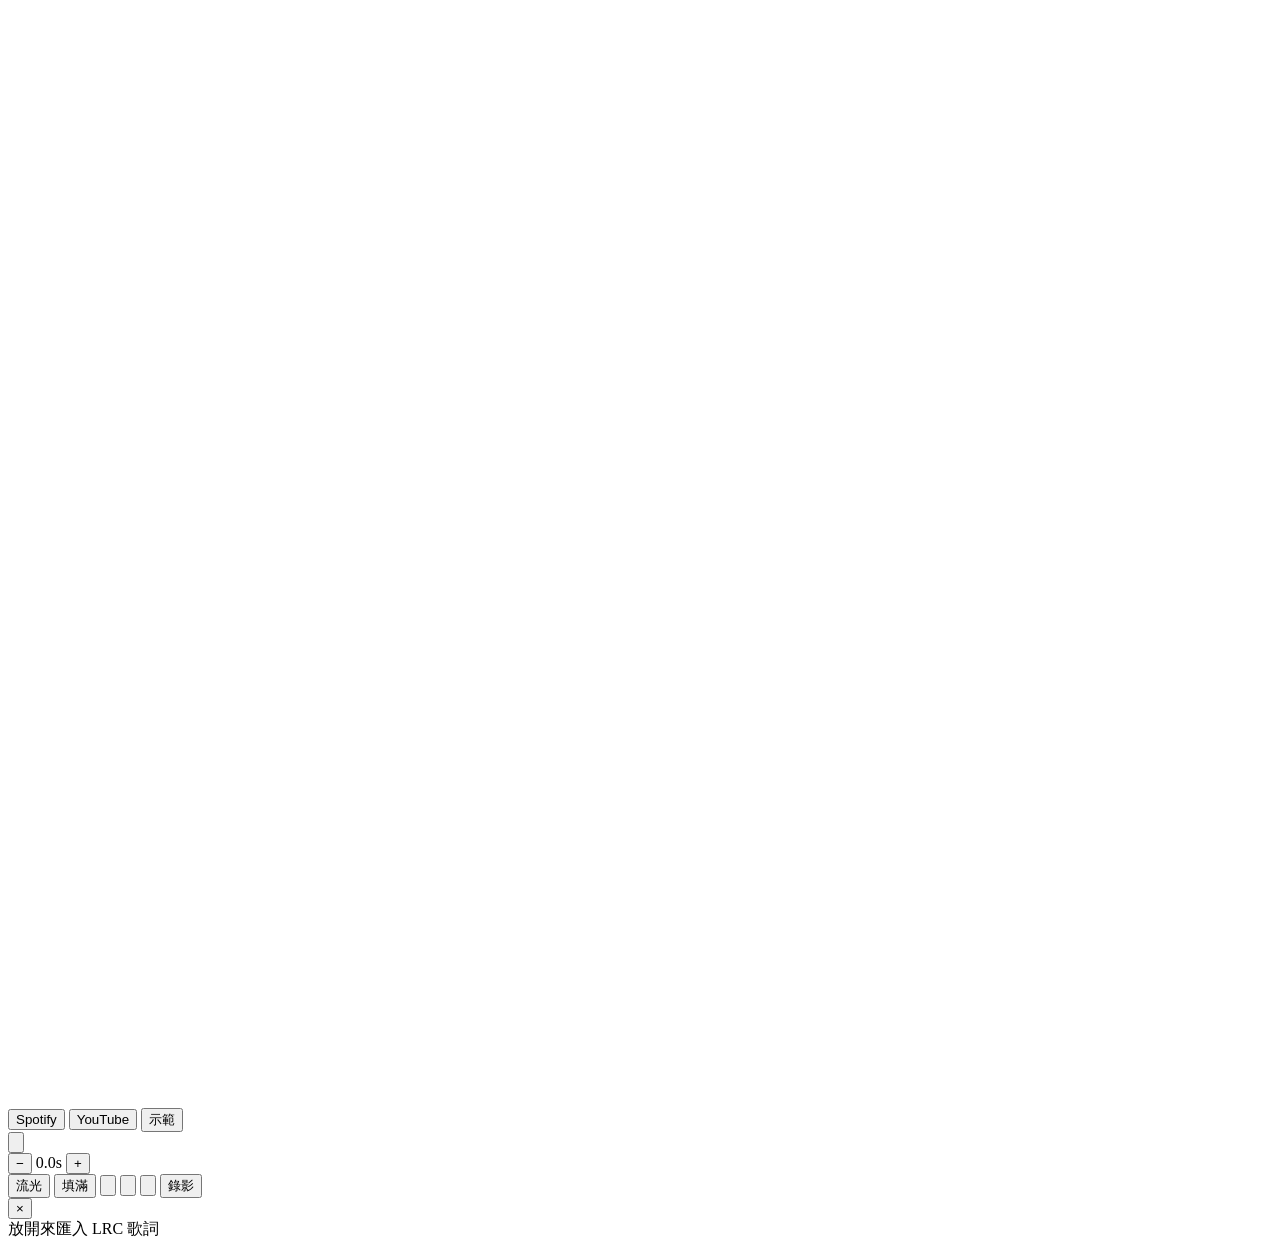
<file: src/template.html>
<!DOCTYPE html>
<html lang="zh-Hant">
<head>
<meta charset="utf-8">
<meta name="viewport" content="width=device-width, initial-scale=1">
<title>Lyrics Studio</title>
<link rel="preconnect" href="https://fonts.googleapis.com">
<link rel="preconnect" href="https://fonts.gstatic.com" crossorigin>
<link rel="stylesheet" href="https://fonts.googleapis.com/css2?family=Fraunces:opsz,wght@9..144,500..800&family=Noto+Sans+SC:wght@400..900&family=Noto+Sans+TC:wght@400..900&family=Noto+Serif+TC:wght@500..900&family=Outfit:wght@400..800&display=swap">
<style>
/*CSS*/
</style>
</head>
<body>
<canvas id="stage" width="1920" height="1080" role="img" aria-label="歌詞畫面"></canvas>
<p class="sr-only" id="srLyric" aria-live="polite" aria-atomic="true"></p>

<div class="envbar" id="envBar" role="alert" hidden>
  <span id="envMsg"></span>
  <a id="envLink" href="#">開啟線上版</a>
  <button type="button" id="envClose" aria-label="關閉提示">×</button>
</div>

<div class="ui" id="ui">
  <header class="topbar">
    <div class="seg glass" role="group" aria-label="音樂來源">
      <button type="button" data-src="spotify" aria-pressed="false">Spotify</button>
      <button type="button" data-src="youtube" aria-pressed="false">YouTube</button>
      <button type="button" data-src="demo" aria-pressed="false">示範</button>
    </div>
    <div class="status glass" id="status" aria-live="polite"></div>
  </header>

  <div class="scrub glass" id="scrub" hidden>
    <button type="button" class="ib sm" id="btnPrev" data-tip="上一首（Shift+P）" aria-label="上一首" hidden>
      <svg viewBox="0 0 24 24" aria-hidden="true"><path d="M6.5 5.5v13"/><path d="M18 6.2 9.5 12l8.5 5.8z"/></svg>
    </button>
    <button type="button" class="ib sm" id="btnNext" data-tip="下一首（N）" aria-label="下一首" hidden>
      <svg viewBox="0 0 24 24" aria-hidden="true"><path d="M17.5 5.5v13"/><path d="M6 6.2 14.5 12 6 17.8z"/></svg>
    </button>
    <span class="t" id="tCur">0:00</span>
    <input type="range" id="seek" min="0" max="1000" step="1" value="0" aria-label="播放進度">
    <span class="t" id="tDur">0:00</span>
    <label class="vol" id="volWrap" hidden>
      <svg viewBox="0 0 24 24" aria-hidden="true"><path d="M4 9.5h3.5L12 5.5v13l-4.5-4H4z"/><path d="M15.5 9a4 4 0 0 1 0 6M18 6.5a7.5 7.5 0 0 1 0 11"/></svg>
      <input type="range" id="vol" min="0" max="100" step="1" value="100" aria-label="音量">
    </label>
    <button type="button" class="ib sm" id="btnQueue" data-tip="播放清單（Q）" aria-label="播放清單" hidden>
      <svg viewBox="0 0 24 24" aria-hidden="true"><path d="M4 6.5h12M4 12h12M4 17.5h7"/><path d="M15.5 15v5.5l4.5-2.75z"/></svg>
    </button>
  </div>

  <section class="kpanel glass" id="kPanel" role="dialog" aria-labelledby="kTitle" hidden>
    <div class="khead">
      <h2 id="kTitle">卡拉 OK</h2>
      <button type="button" class="ib sm" id="kClose" aria-label="關閉卡拉 OK 面板"><svg viewBox="0 0 24 24" aria-hidden="true"><path d="M6.5 6.5l11 11M17.5 6.5l-11 11"/></svg></button>
    </div>
    <div class="microw">
      <button type="button" class="kmic" id="kOn" aria-pressed="false"><svg viewBox="0 0 24 24" aria-hidden="true"><rect x="9" y="3" width="6" height="11" rx="3"/><path d="M5.5 11a6.5 6.5 0 0 0 13 0M12 17.5V21"/></svg><span>打開麥克風</span></button>
      <div class="meter" aria-hidden="true"><i id="kLevel"></i></div>
    </div>
    <label class="check"><input type="checkbox" id="kMon" disabled> 從耳機聽自己的聲音（請戴有線耳機）</label>
    <div class="kgrid">
      <label class="kslide"><span>人聲</span><input type="range" id="kVol" min="0" max="2" step="0.05" value="1"></label>
      <label class="kslide"><span>回音</span><input type="range" id="kEcho" min="0" max="1" step="0.05" value="0.3"></label>
      <label class="kslide"><span>殘響</span><input type="range" id="kRev" min="0" max="1" step="0.05" value="0.35"></label>
    </div>
    <div class="kstyles">
      <span class="klabel">唱歌畫面</span>
      <div class="chips" role="group" aria-label="唱歌畫面">
        <button type="button" class="chip" id="kStage" aria-pressed="false" data-tip="大字靠左，看得到上一句和接下來兩句">舞台</button>
        <button type="button" class="chip" id="kSpot" aria-pressed="false" data-tip="一行大字置中，適合直式短片">聚光</button>
      </div>
      <label class="check inline"><input type="checkbox" id="kVoice"> 聲音波形</label>
    </div>
    <div class="kfoot">
      <p class="hint">用伴奏版唱最好。人聲和波形都會錄進影片。</p>
      <button type="button" class="primary" id="kRec">錄下我唱的</button>
    </div>
  </section>
  <nav class="dock glass" aria-label="控制列">
    <button type="button" class="ib" id="btnSearch" data-tip="搜尋歌詞（L）" aria-label="搜尋歌詞">
      <svg viewBox="0 0 24 24" aria-hidden="true"><circle cx="11" cy="11" r="6.5"/><path d="M20 20l-4.2-4.2"/></svg>
    </button>
    <div class="offset" data-tip="歌詞太早或太晚時調整（[ ]）">
      <button type="button" class="ib sm" id="offMinus" aria-label="歌詞提早 0.1 秒">−</button>
      <output id="offVal" aria-label="歌詞偏移">0.0s</output>
      <button type="button" class="ib sm" id="offPlus" aria-label="歌詞延後 0.1 秒">+</button>
    </div>
    <span class="sep"></span>
    <button type="button" class="ib txt" id="btnTheme" data-tip="風格（T）" aria-haspopup="menu" aria-expanded="false">流光</button>
    <button type="button" class="ib txt" id="btnLayout" data-tip="畫面比例（V）" aria-haspopup="menu" aria-expanded="false">填滿</button>
    <button type="button" class="ib" id="btnKaraoke" data-tip="卡拉 OK（K）" aria-label="卡拉 OK" aria-pressed="false">
      <svg viewBox="0 0 24 24" aria-hidden="true"><rect x="9" y="3" width="6" height="11" rx="3"/><path d="M5.5 11a6.5 6.5 0 0 0 13 0M12 17.5V21"/></svg>
    </button>
    <button type="button" class="ib" id="btnSettings" data-tip="設定" aria-label="設定">
      <svg viewBox="0 0 24 24" aria-hidden="true"><path d="M4 7h9M17 7h3M4 17h3M11 17h9"/><circle cx="15" cy="7" r="2"/><circle cx="9" cy="17" r="2"/></svg>
    </button>
    <button type="button" class="ib" id="btnFull" data-tip="全螢幕（F）" aria-label="全螢幕">
      <svg viewBox="0 0 24 24" aria-hidden="true"><path d="M4 9V4h5M20 9V4h-5M4 15v5h5M20 15v5h-5"/></svg>
    </button>
    <span class="sep"></span>
    <button type="button" class="rec-btn" id="btnRec" data-tip="錄影（R）"><span class="dot"></span><span class="lbl">錄影</span></button>
  </nav>
</div>

<div class="recbar" id="recbar" hidden>
  <span class="dot"></span><span id="recTime">0:00</span><span class="bytes" id="recBytes">0.0 MB</span><span class="wait" id="recWait" hidden></span>
  <button type="button" class="soft" id="recPause">暫停</button>
  <button type="button" id="recStop">停止錄影</button>
</div>
<div class="countdown" id="countdown" hidden>
  <div class="cd-num" id="cdNum" aria-live="assertive">3</div>
  <p>準備開始錄影</p>
  <button type="button" id="cdCancel">取消</button>
</div>
<div class="safe" id="safe" hidden aria-hidden="true"><div class="sz top"></div><div class="sz right"></div><div class="sz bottom"><span>短影音 App 的按鈕和說明會蓋住這裡（只是提示，不會錄進去）</span></div></div>
<div class="ytcard" id="ytcard" hidden><div class="ythead">YouTube 播放器（可拖曳）</div><div id="ytplayer"></div></div>
<div class="toast glass" id="toast" role="status" aria-live="polite"><span class="msg"></span><button type="button" class="x" aria-label="關閉訊息">×</button></div>
<div class="drop" aria-hidden="true">放開來匯入 LRC 歌詞</div>

<dialog class="sheet" id="dlgSpotify" aria-labelledby="spTitle">
  <div class="sheet-in">
    <h2 id="spTitle">連接 Spotify</h2>
    <p class="lead">讀取你正在播放的歌和進度，任何裝置上播都可以。Spotify 規定開發模式的 App 擁有者要有 Premium。這個程式只要求「讀取正在播放」的權限，不能控制你的播放。</p>
    <div class="warn" id="spWarn" hidden></div>
    <ol class="steps">
      <li>打開 <a href="https://developer.spotify.com/dashboard" target="_blank" rel="noopener">Spotify 開發者後台</a>，按 Create app，名稱和說明隨便填。</li>
      <li>Redirect URI 填這個，一個字都不能差：
        <span class="copy"><code id="spRedirect"></code><button type="button" class="mini" id="spCopy">複製</button></span></li>
      <li>API 勾選 Web API，儲存後到 Settings 複製 Client ID。</li>
    </ol>
    <label class="field"><span>Client ID</span><input id="spClient" autofocus autocomplete="off" spellcheck="false" placeholder="貼上 32 個字元的 Client ID"></label>
    <div class="row between">
      <div class="left"><button type="button" class="ghost" id="spLogout" hidden>中斷連線</button></div>
      <div class="left"><button type="button" class="ghost" data-close>取消</button><button type="button" class="primary" id="spConnect">連接 Spotify</button></div>
    </div>
  </div>
</dialog>

<dialog class="sheet" id="dlgYoutube" aria-labelledby="ytTitle">
  <form class="sheet-in" id="ytForm">
    <h2 id="ytTitle">播放 YouTube 的歌</h2>
    <p class="lead">YouTube Music 沒有開放讀取播放進度，所以歌會在這個程式裡播放，歌詞跟著它同步。不需要登入。</p>
    <label class="field"><span>歌曲或歌單連結</span><textarea id="ytUrl" rows="2" autofocus autocomplete="off" spellcheck="false" placeholder="https://music.youtube.com/watch?v=…"></textarea></label>
    <p class="hint">可以貼歌單或專輯的連結；一行貼一個連結，就是你自己的播放清單。用 YouTube Music 的歌曲連結最準，MV 常有前奏或劇情片段，歌詞可能要用偏移調整。伴奏版或 KTV 版會自動用原曲的歌詞。</p>
    <div class="row end"><button type="button" class="ghost" data-close>取消</button><button type="button" class="ghost" id="ytAdd" hidden>加到清單</button><button type="submit" class="primary">播放</button></div>
  </form>
</dialog>

<dialog class="sheet wide" id="dlgQueue" aria-labelledby="qTitle">
  <div class="sheet-in">
    <div class="qhead"><h2 id="qTitle">播放清單</h2><span class="badge" id="qCount"></span></div>
    <ol class="queue" id="qList"></ol>
    <p class="hint" id="qNote"></p>
    <div class="row between">
      <div class="left"><button type="button" class="ghost" id="qShuffle" aria-pressed="false">隨機播放</button><button type="button" class="ghost" id="qLoop" aria-pressed="false">播完從頭再來</button></div>
      <div class="left"><button type="button" class="ghost" id="qAdd">加歌</button><button type="button" class="primary" data-close>完成</button></div>
    </div>
  </div>
</dialog>

<dialog class="sheet wide" id="dlgSearch" aria-labelledby="sTitle">
  <form class="sheet-in" id="searchForm">
    <h2 id="sTitle">搜尋歌詞</h2>
    <div class="searchbar"><input id="q" autofocus autocomplete="off" spellcheck="false" placeholder="歌名，或歌名加歌手"><button type="submit" class="primary">搜尋</button></div>
    <div id="searchList">
      <ul class="results" id="results"></ul>
    </div>
    <div class="preview" id="preview" hidden>
      <div class="pv-head">
        <div><h3 id="pvTitle"></h3><p id="pvMeta"></p></div>
        <span class="badge on" id="pvKind"></span>
      </div>
      <ol class="pv-lines" id="pvLines"></ol>
      <div class="row end"><button type="button" class="ghost" id="pvBack">返回結果</button><button type="button" class="primary" id="pvApply">套用這份歌詞</button></div>
    </div>
    <div class="row between">
      <div class="left"><button type="button" class="ghost" id="btnImport">匯入 LRC 檔</button><button type="button" class="ghost" id="btnAuto">改回自動配對</button><button type="button" class="ghost" id="btnNone">這首不顯示歌詞</button></div>
      <button type="button" class="ghost" id="searchClose">關閉</button>
    </div>
  </form>
</dialog>

<dialog class="sheet" id="dlgRec" aria-labelledby="rTitle">
  <form class="sheet-in" id="recForm">
    <h2 id="rTitle">錄影</h2>
    <p class="lead">錄下來的是歌詞畫面本身，按鈕和視窗不會入鏡。這次輸出 <strong id="recSize">1920 × 1080</strong>。</p>
    <fieldset class="choices">
      <legend>聲音</legend>
      <label><input type="radio" name="aud" value="none"> 不錄聲音</label>
      <label><input type="radio" name="aud" value="system"> 電腦正在播的聲音</label>
      <label><input type="radio" name="aud" value="mic"> 麥克風（邊唱邊錄）</label>
      <label><input type="radio" name="aud" value="both"> 電腦聲音加麥克風</label>
    </fieldset>
    <p class="hint" id="recHint"></p>
    <fieldset class="choices two" id="recRange">
      <legend>範圍</legend>
      <label><input type="radio" name="range" value="all"> 從現在開始錄</label>
      <label><input type="radio" name="range" value="clip"> 只錄一段歌詞</label>
    </fieldset>
    <div class="clipbox" id="clipBox" hidden>
      <div class="grid2">
        <label class="field"><span>從這句</span><select id="clipFrom"></select></label>
        <label class="field"><span>錄到這句</span><select id="clipTo"></select></label>
      </div>
      <p class="hint" id="clipInfo"></p>
      <label class="check"><input type="checkbox" id="clipTall"> 換成直式 9:16（Reels、TikTok、Shorts）</label>
    </div>
    <div class="grid3">
      <label class="field"><span>流暢度</span><select id="recFps"><option value="30">30 fps</option><option value="60">60 fps</option></select></label>
      <label class="field"><span>畫質</span><select id="recQ"><option value="std">標準（8 Mbps）</option><option value="high">高（16 Mbps）</option></select></label>
      <label class="field"><span>檔案格式</span><select id="recFmt"><option value="auto">自動（優先 MP4）</option><option value="webm">WebM</option></select></label>
    </div>
    <div class="grid2" id="recFlow">
      <label class="field"><span>換歌時</span><select id="recOnChange"><option value="stop">停止錄影</option><option value="split">每首各存一個檔</option><option value="keep">繼續錄成同一個檔</option></select></label>
      <div class="field" id="recDirRow" hidden><span>存到</span><button type="button" class="ghost dirpick" id="recDirPick"><span id="recDirName">下載資料夾</span><small>換資料夾</small></button></div>
    </div>
    <label class="check" id="recCdRow"><input type="checkbox" id="recCd"> 開始前倒數 3 秒</label>
    <div class="row end"><button type="button" class="ghost" id="recCancel">取消</button><button type="submit" class="primary">開始錄影</button></div>
  </form>
</dialog>

<dialog class="sheet" id="dlgSettings" aria-labelledby="setTitle">
  <div class="sheet-in">
    <h2 id="setTitle">設定</h2>
    <label class="check"><input type="checkbox" id="setKaraoke"> 唱到哪裡亮到哪裡（卡拉OK 填色）</label>
    <label class="check"><input type="checkbox" id="setBlur"> 遠處的歌詞模糊</label>
    <label class="check"><input type="checkbox" id="setInfo"> 顯示封面和歌名</label>
    <label class="check"><input type="checkbox" id="setCredit"> 電影風格：開頭顯示歌名</label>
    <label class="check"><input type="checkbox" id="setSafe"> 9:16 直式時，標出短影音 App 會蓋住的地方（不會錄進去）</label>
    <div class="grid2">
      <label class="field"><span>對齊</span><select id="setAlign"><option value="auto">自動</option><option value="left">靠左</option><option value="center">置中</option></select></label>
      <label class="field"><span class="rangehead">歌詞大小 <span id="scaleVal">100%</span></span><input type="range" id="setScale" min="0.8" max="1.3" step="0.05" value="1"></label>
    </div>
    <div class="keys">
      <h3>快捷鍵</h3>
      <dl>
        <dt><kbd>空白</kbd></dt><dd>播放或暫停（YouTube、示範）</dd>
        <dt><kbd>←</kbd><kbd>→</kbd></dt><dd>倒退或快轉 5 秒（YouTube、示範）</dd>
        <dt><kbd>[</kbd><kbd>]</kbd></dt><dd>歌詞提早或延後 0.1 秒，按住 Shift 一次 0.5 秒</dd>
        <dt><kbd>L</kbd></dt><dd>搜尋歌詞</dd>
        <dt><kbd>T</kbd></dt><dd>切換風格：流光、明體、電影、舞台、聚光</dd>
        <dt><kbd>V</kbd></dt><dd>切換比例：填滿、16:9、9:16、1:1</dd>
        <dt><kbd>R</kbd></dt><dd>開始或停止錄影</dd>
        <dt><kbd>P</kbd></dt><dd>錄影時暫停或繼續</dd>
        <dt><kbd>N</kbd><kbd>Shift</kbd>+<kbd>P</kbd></dt><dd>下一首、上一首（YouTube 播放清單）</dd>
        <dt><kbd>Q</kbd></dt><dd>打開播放清單</dd>
        <dt><kbd>K</kbd></dt><dd>卡拉 OK 面板：麥克風、回音、唱歌畫面</dd>
        <dt><kbd>F</kbd></dt><dd>全螢幕</dd>
        <dt><kbd>H</kbd></dt><dd>隱藏或顯示介面</dd>
      </dl>
      <p class="hint">YouTube 和示範模式：點一行歌詞就跳到那裡，在空白處點兩下播放或暫停。</p>
    </div>
    <div class="row between"><button type="button" class="ghost" id="setOffReset">偏移歸零</button><button type="button" class="primary" data-close>完成</button></div>
  </div>
</dialog>

<input type="file" id="lrcFile" accept=".lrc,.txt,text/plain" hidden>
<script>
/*JS*/
</script>
</body>
</html>
</file>
